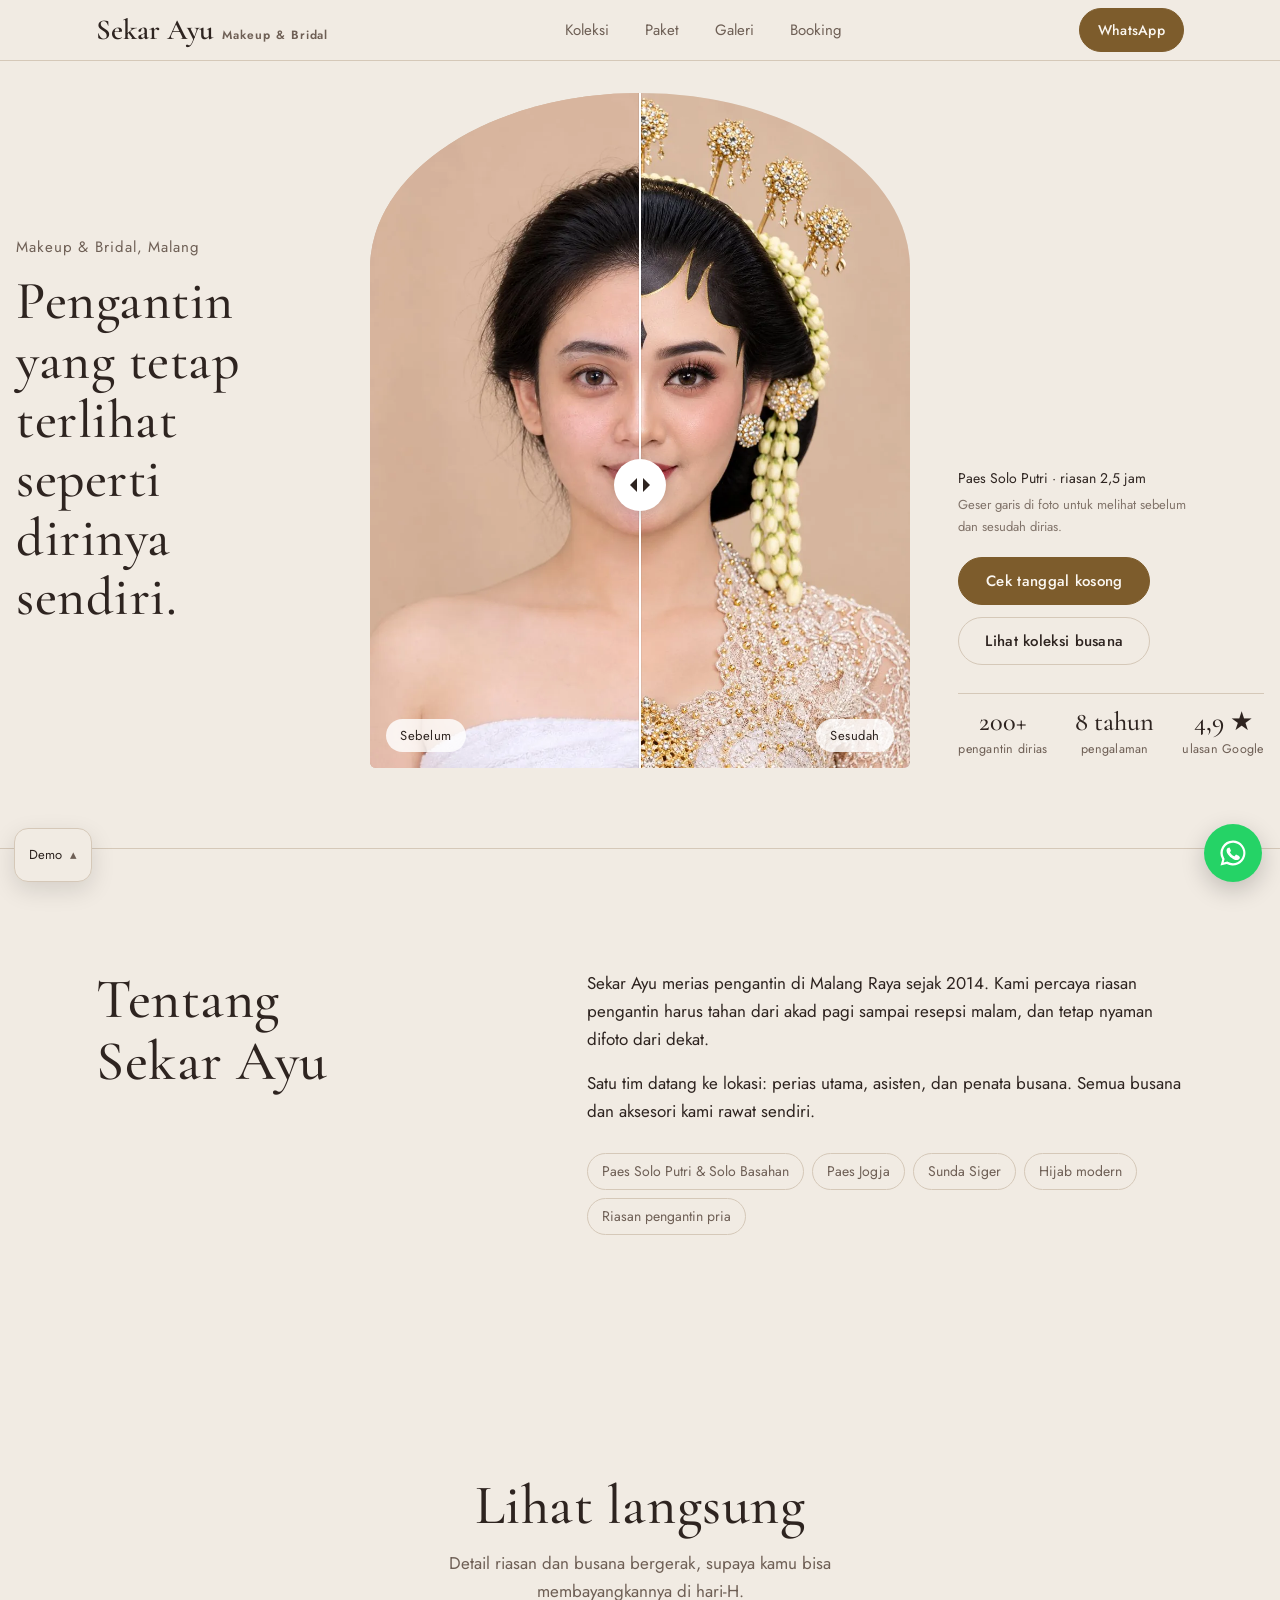
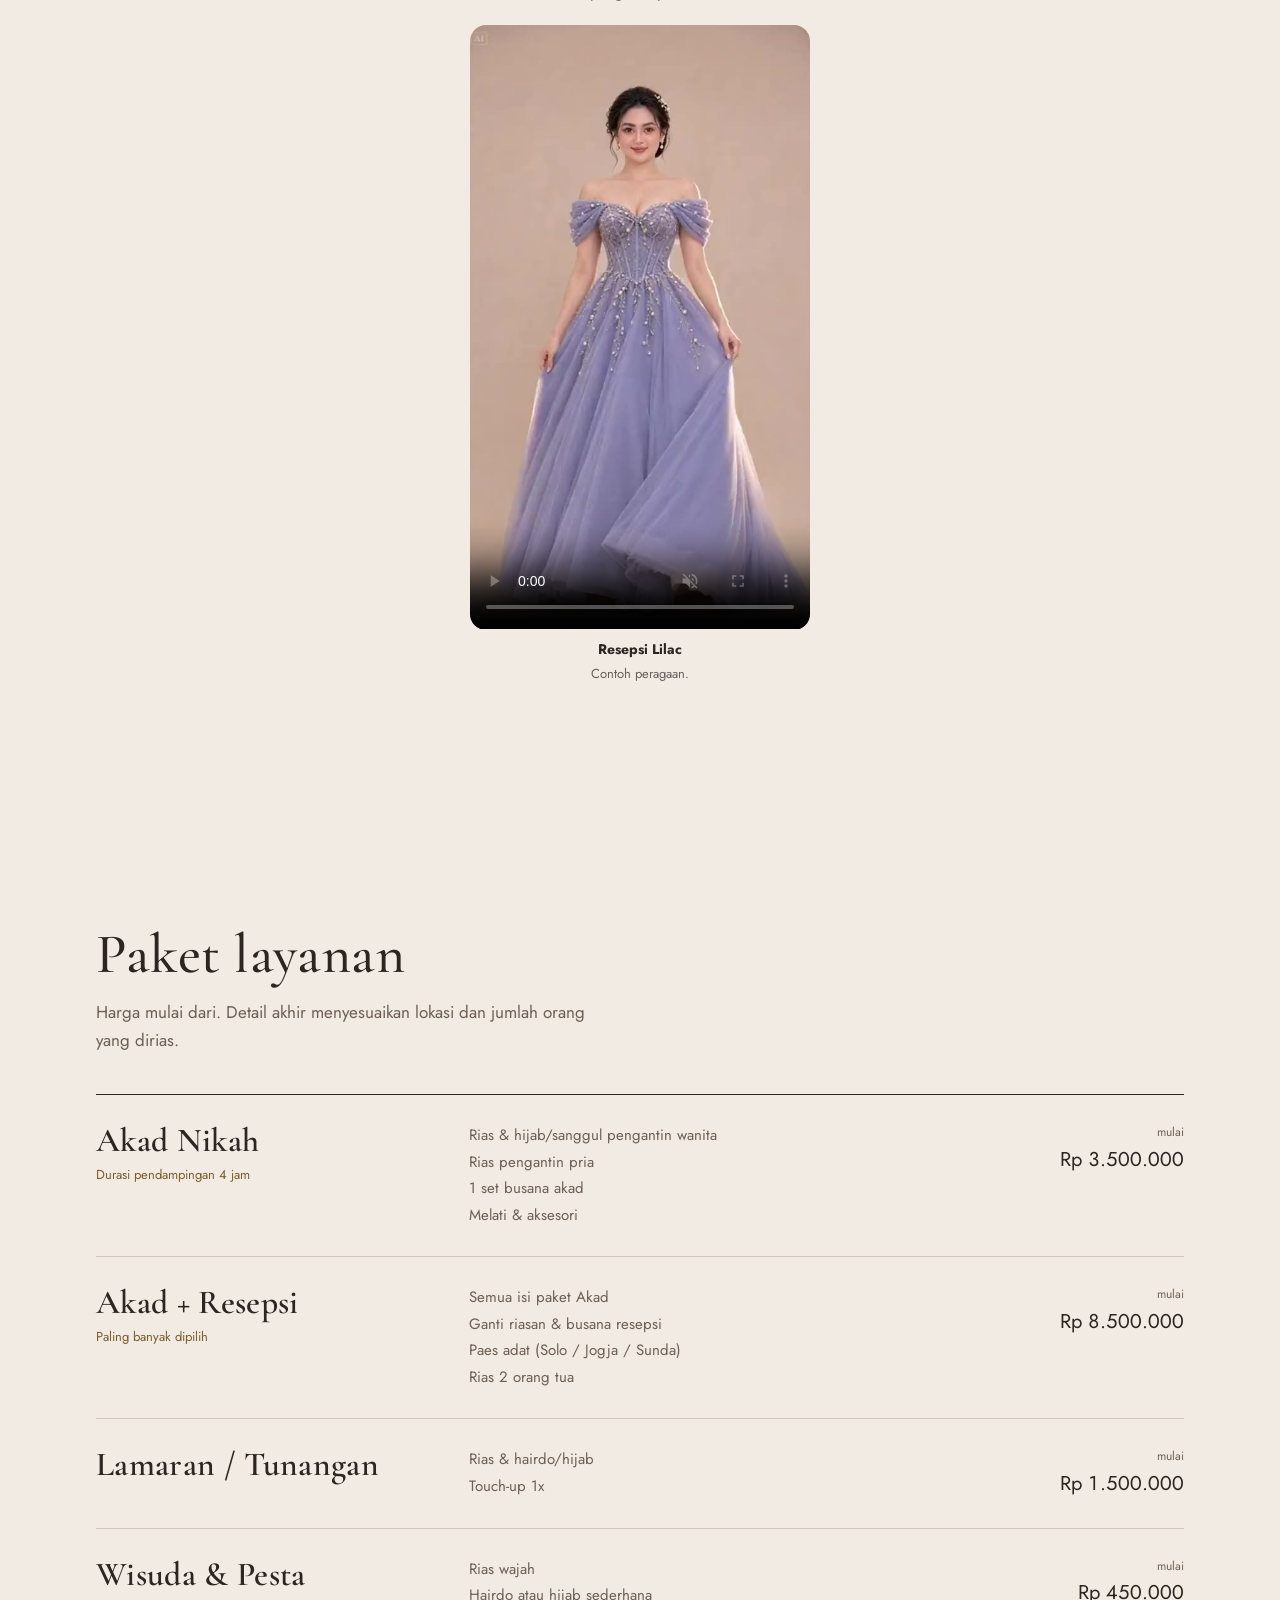
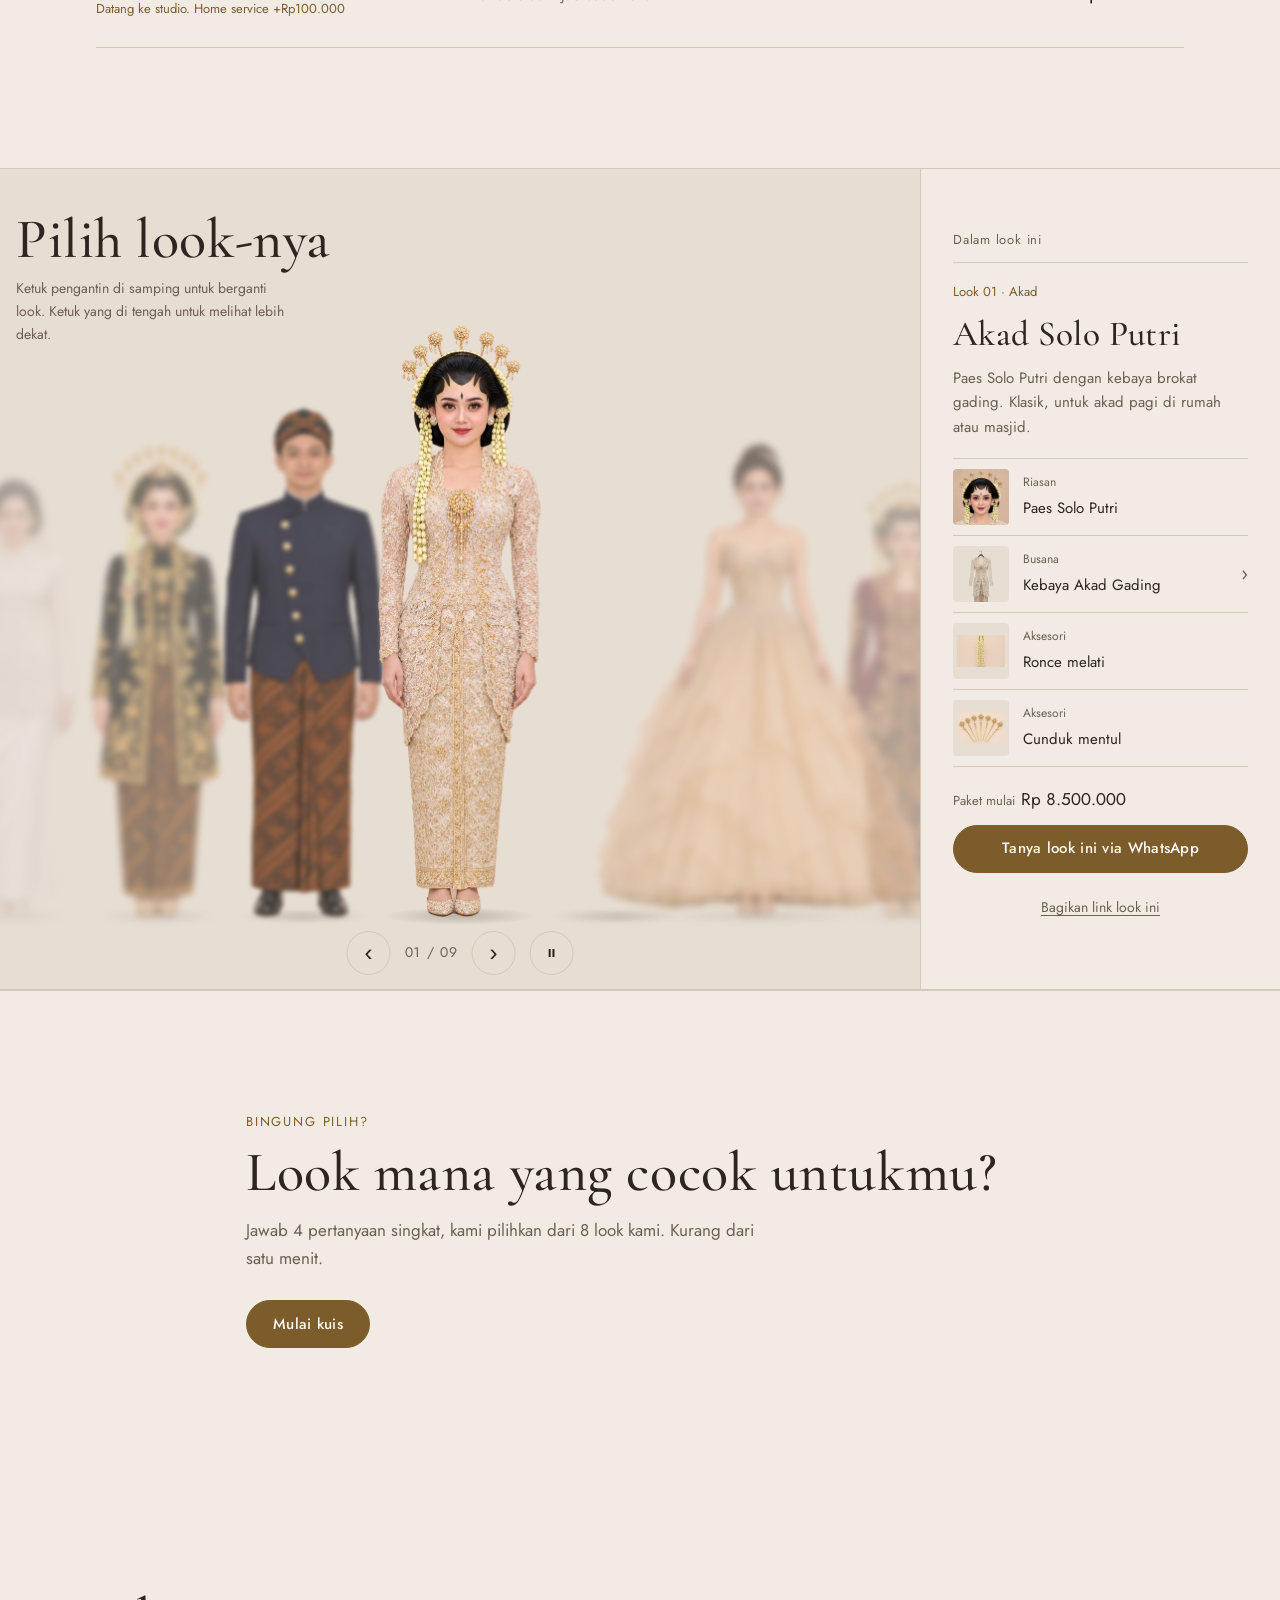
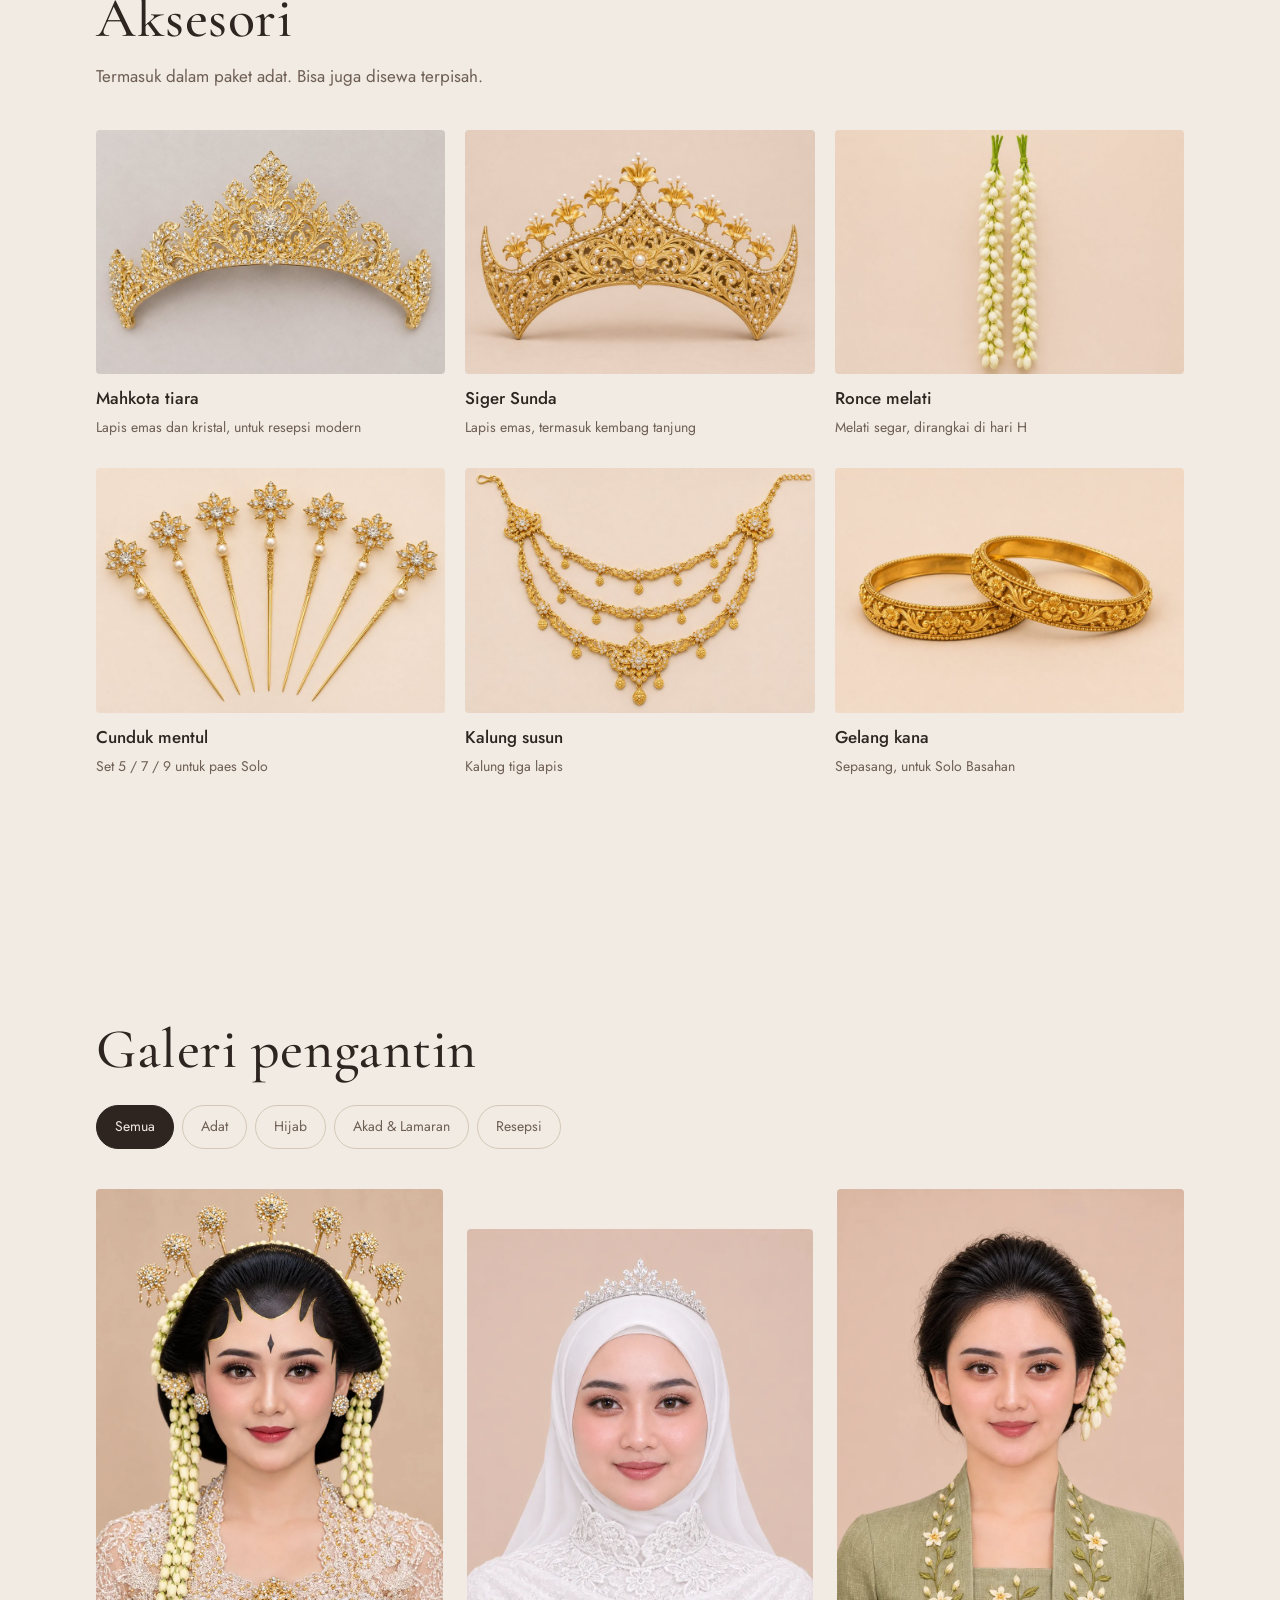
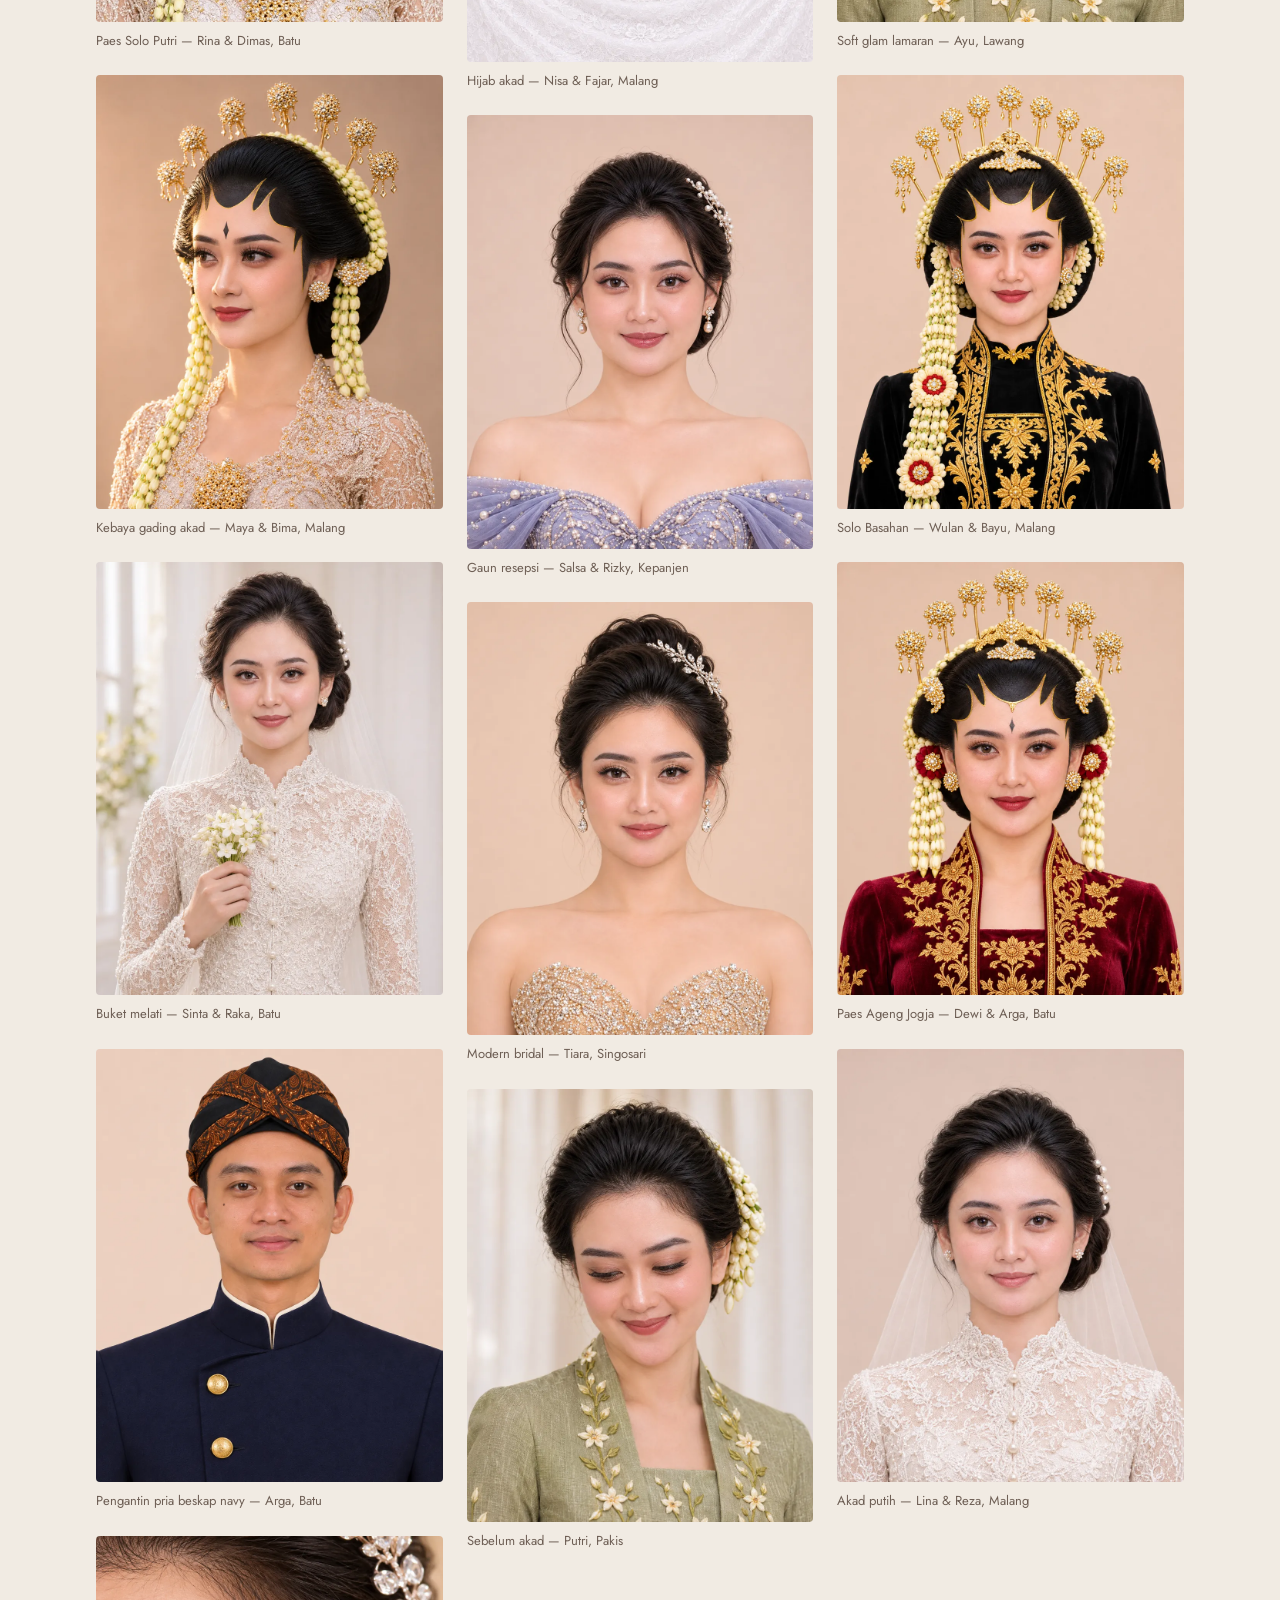
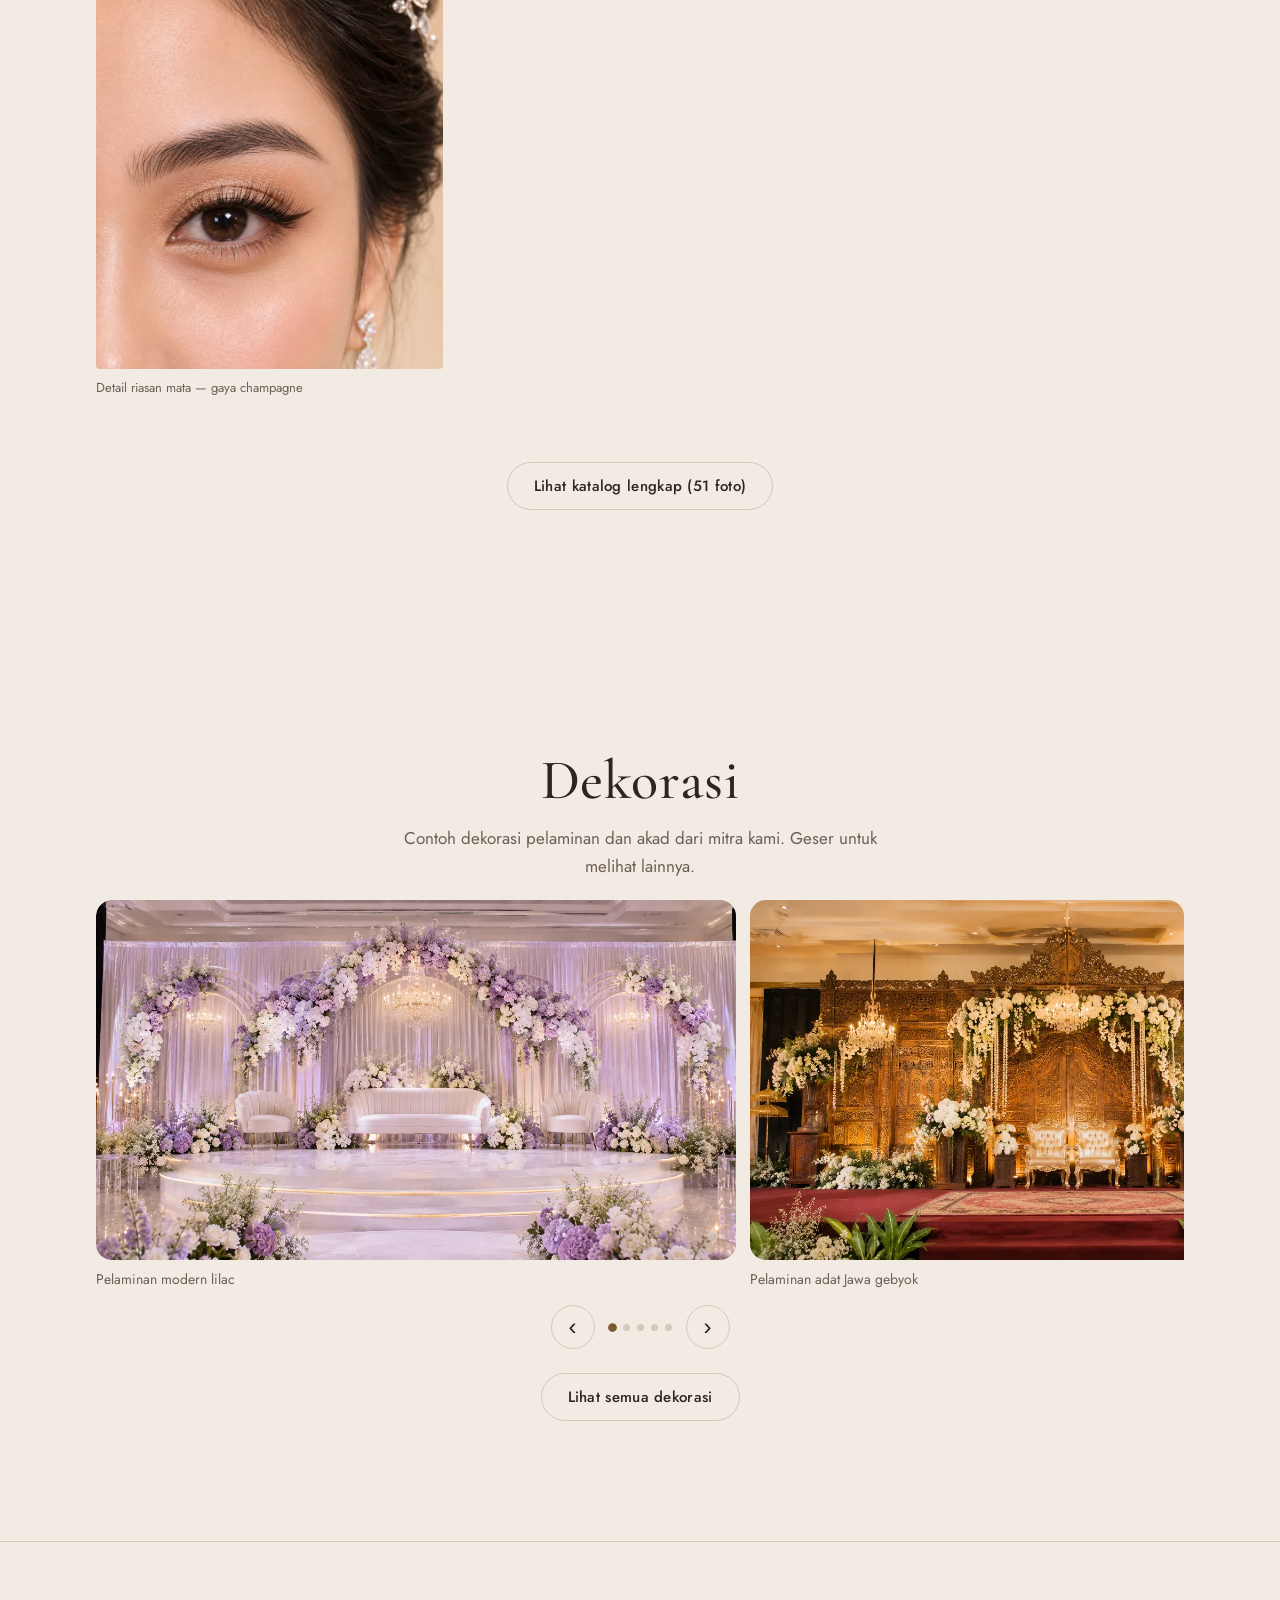
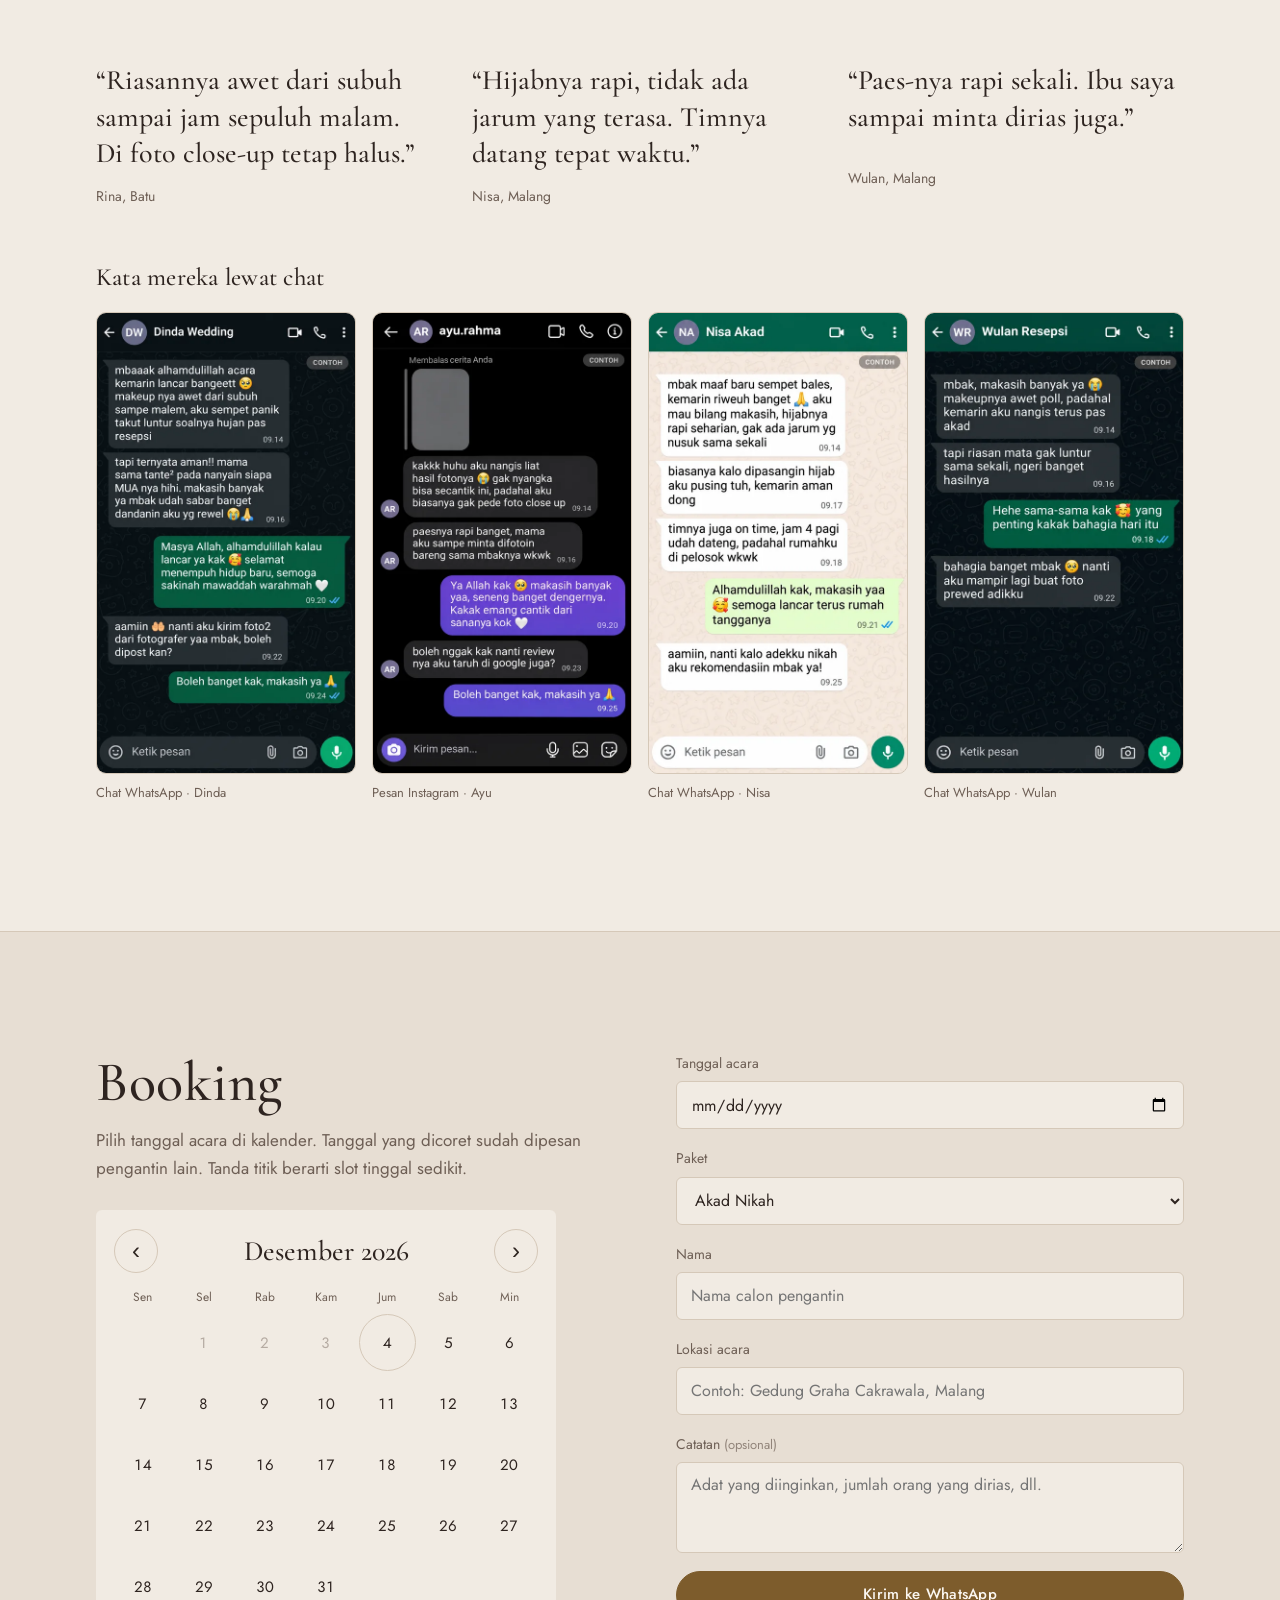
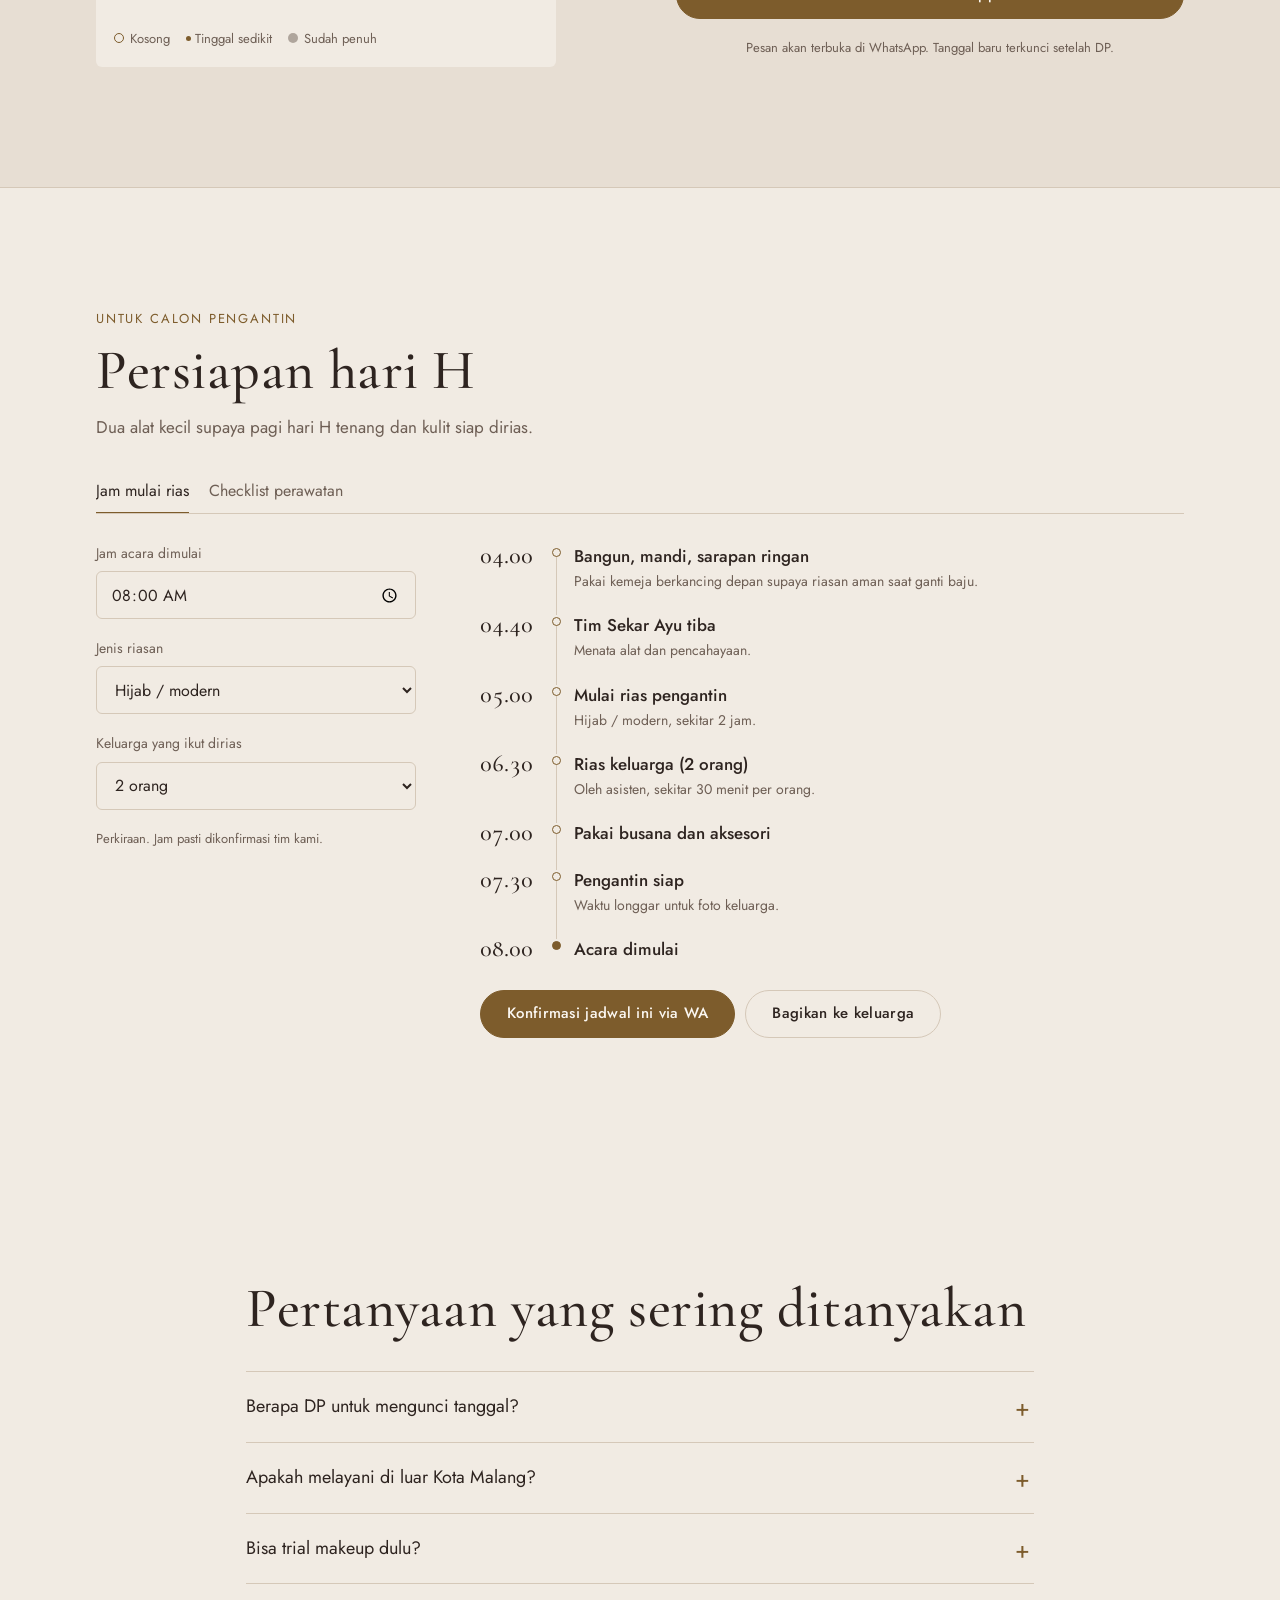
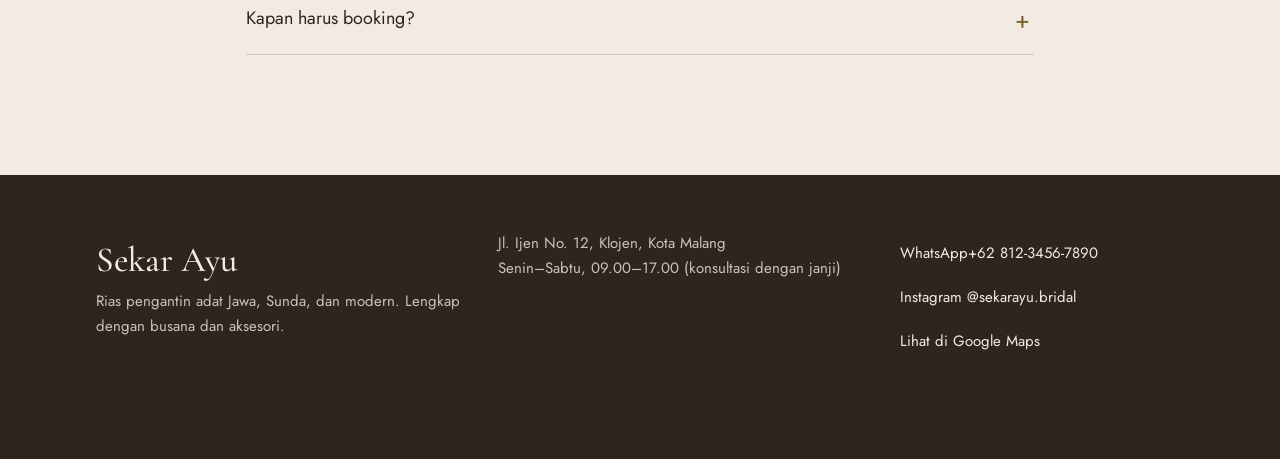
<file: index.html>
<!doctype html>
<html lang="id" data-tema="ivory">
<head>
<meta charset="utf-8">
<meta name="viewport" content="width=device-width, initial-scale=1, viewport-fit=cover">
<!--SEO-->
<title>Sekar Ayu Makeup &amp; Bridal — Rias Pengantin Malang</title>
<meta name="description" content="Rias pengantin adat Jawa, Sunda, dan modern. Lengkap dengan busana dan aksesori.">
<link rel="canonical" href="https://mua.momentaku.com/">
<meta property="og:type" content="website">
<meta property="og:locale" content="id_ID">
<meta property="og:site_name" content="Sekar Ayu">
<meta property="og:title" content="Sekar Ayu Makeup &amp; Bridal — Rias Pengantin Malang">
<meta property="og:description" content="Rias pengantin adat Jawa, Sunda, dan modern. Lengkap dengan busana dan aksesori.">
<meta property="og:url" content="https://mua.momentaku.com/">
<meta property="og:image" content="https://mua.momentaku.com/assets/og.jpg?v=3">
<meta property="og:image:width" content="1200">
<meta property="og:image:height" content="630">
<meta name="twitter:card" content="summary_large_image">
<meta name="twitter:title" content="Sekar Ayu Makeup &amp; Bridal — Rias Pengantin Malang">
<meta name="twitter:description" content="Rias pengantin adat Jawa, Sunda, dan modern. Lengkap dengan busana dan aksesori.">
<meta name="twitter:image" content="https://mua.momentaku.com/assets/og.jpg?v=3">
<script type="application/ld+json">{"@context": "https://schema.org", "@type": "BeautySalon", "name": "Sekar Ayu Makeup & Bridal", "description": "Rias pengantin adat Jawa, Sunda, dan modern. Lengkap dengan busana dan aksesori.", "telephone": "+6281234567890", "image": "https://mua.momentaku.com/assets/og.jpg?v=3", "address": {"@type": "PostalAddress", "streetAddress": "Jl. Ijen No. 12, Klojen, Kota Malang", "addressLocality": "Malang", "addressCountry": "ID"}, "sameAs": ["https://instagram.com/sekarayu.bridal"], "openingHours": "Senin–Sabtu, 09.00–17.00 (konsultasi dengan janji)", "url": "https://mua.momentaku.com/", "hasMap": "https://www.google.com/maps/search/?api=1&query=Jl.+Ijen+No.+12,+Klojen,+Kota+Malang,+Malang"}</script>
<!--/SEO-->
<link rel="preconnect" href="https://fonts.googleapis.com">
<link rel="preconnect" href="https://fonts.gstatic.com" crossorigin>
<link rel="stylesheet" href="https://fonts.googleapis.com/css2?family=Cormorant+Garamond:wght@500;600&family=Jost:wght@300;400;500&display=swap">
<link rel="stylesheet" href="style.css">
</head>
<body>

<header class="top">
  <div class="top-in">
    <a class="logo" href="#awal"><span data-bind="brand.nama"></span><small data-bind="brand.sub"></small></a>
    <nav class="nav" aria-label="Menu utama">
      <a href="#koleksi">Koleksi</a>
      <a href="#paket">Paket</a>
      <a href="#galeri">Galeri</a>
      <a href="#booking">Booking</a>
    </nav>
    <a class="btn btn-kecil" id="wa-top" href="#" target="_blank" rel="noopener">WhatsApp</a>
  </div>
</header>

<main id="awal">

  <!-- HERO: sebelum / sesudah -->
  <section class="hero">
    <div class="hero-teks">
      <p class="hero-kota"><span data-bind="brand.sub"></span>, <span data-bind="brand.kota"></span></p>
      <h1 data-bind="hero.judul"></h1>
    </div>
    <div class="ba" id="ba" style="--pos:50%">
      <img class="ba-img" id="ba-sesudah" alt="Wajah sesudah dirias" draggable="false" fetchpriority="high" decoding="async">
      <div class="ba-atas"><img class="ba-img" id="ba-sebelum" alt="Wajah sebelum dirias" draggable="false" fetchpriority="high" decoding="async"></div>
      <div class="ba-garis" aria-hidden="true"><span class="ba-pegangan"></span></div>
      <span class="ba-label ba-label-kiri">Sebelum</span>
      <span class="ba-label ba-label-kanan">Sesudah</span>
      <input class="ba-range" id="ba-range" type="range" min="0" max="100" value="50" aria-label="Geser untuk membandingkan sebelum dan sesudah dirias">
    </div>
    <div class="hero-samping">
      <p class="hero-ket"><span data-bind="hero.keterangan"></span><span class="hero-petunjuk">Geser garis di foto untuk melihat sebelum dan sesudah dirias.</span></p>
      <div class="hero-aksi">
        <a class="btn" href="#booking">Cek tanggal kosong</a>
        <a class="btn btn-garis" href="#koleksi">Lihat koleksi busana</a>
      </div>
      <ul class="hero-bukti" id="hero-bukti" aria-label="Bukti pengalaman" hidden></ul>
    </div>
  </section>

  <!-- TENTANG -->
  <section class="blok tentang" id="tentang">
    <div class="isi tentang-grid">
      <h2>Tentang <span data-bind="brand.nama"></span></h2>
      <div class="tentang-teks" id="tentang-teks"></div>
      <ul class="keahlian" id="keahlian" aria-label="Keahlian"></ul>
    </div>
  </section>

  <!-- VIDEO PERAGAAN (opsional, hilang kalau data.video kosong) -->
  <section class="blok video-blok" id="video" hidden aria-labelledby="video-judul">
    <div class="isi">
      <h2 id="video-judul">Lihat langsung</h2>
      <p class="sub" id="video-sub"></p>
      <div class="video-grid" id="video-list"></div>
    </div>
  </section>

  <!-- PAKET -->
  <section class="blok" id="paket">
    <div class="isi">
      <h2>Paket layanan</h2>
      <p class="sub">Harga mulai dari. Detail akhir menyesuaikan lokasi dan jumlah orang yang dirias.</p>
      <div class="paket" id="paket-list"></div>
    </div>
  </section>

  <!-- KOLEKSI: barisan look -->
  <section class="look" id="koleksi" aria-roledescription="carousel" aria-label="Pilihan look pengantin">
    <div class="look-wrap">
      <div class="look-stage" id="look-stage">
        <div class="look-head">
          <h2>Pilih look-nya</h2>
          <p>Ketuk pengantin di samping untuk berganti look. Ketuk yang di tengah untuk melihat lebih dekat.</p>
        </div>
        <div class="look-track" id="look-track"></div>
        <div class="look-fokus" id="look-fokus" hidden>
          <p><span id="lf-nomor"></span> <strong id="lf-nama"></strong></p>
          <button class="ikon" id="lf-tutup" type="button" aria-label="Kembali ke semua look">×</button>
        </div>
        <div class="look-nav">
          <button class="ikon" id="look-prev" type="button" aria-label="Look sebelumnya">‹</button>
          <p class="look-hitung" id="look-hitung" aria-live="polite"></p>
          <button class="ikon" id="look-next" type="button" aria-label="Look berikutnya">›</button>
          <button class="ikon ikon-kecil" id="look-jeda" type="button" aria-label="Jeda pergantian otomatis" aria-pressed="false">
            <svg viewBox="0 0 24 24" aria-hidden="true" class="i-jeda"><path fill="currentColor" d="M7 5h3.5v14H7zM13.5 5H17v14h-3.5z"/></svg>
            <svg viewBox="0 0 24 24" aria-hidden="true" class="i-putar"><path fill="currentColor" d="M8 5v14l11-7z"/></svg>
          </button>
        </div>
      </div>
      <aside class="look-side" id="look-side" aria-live="polite">
        <p class="look-side-judul">Dalam look ini</p>
        <div class="look-side-isi" id="look-side-isi">
          <p class="look-kat" id="ls-kat"></p>
          <h3 id="ls-nama"></h3>
          <p class="look-ringkas" id="ls-ringkas"></p>
          <ul class="look-items" id="ls-items"></ul>
          <button class="btn-video" id="ls-video" type="button" hidden>▶ Lihat gerakannya</button>
          <p class="look-harga" id="ls-harga"></p>
          <a class="btn btn-lebar" id="ls-wa" href="#" target="_blank" rel="noopener">Tanya look ini via WhatsApp</a>
          <button class="link-kecil ls-bagikan" id="ls-bagikan" type="button">Bagikan link look ini</button>
        </div>
      </aside>
    </div>
  </section>

  <!-- KUIS: look mana yang cocok -->
  <section class="blok kuis-blok" id="kuis" hidden aria-labelledby="kuis-judul">
    <div class="isi kuis-isi">
      <p class="kicker">Bingung pilih?</p>
      <h2 id="kuis-judul">Look mana yang cocok untukmu?</h2>
      <p class="sub" id="kuis-sub"></p>
      <div class="kuis" id="kuis-box"></div>
    </div>
  </section>

  <!-- AKSESORI -->
  <section class="blok" id="aksesori">
    <div class="isi">
      <h2>Aksesori</h2>
      <p class="sub">Termasuk dalam paket adat. Bisa juga disewa terpisah.</p>
      <div class="aks" id="aks-list"></div>
    </div>
  </section>

  <!-- GALERI -->
  <section class="blok" id="galeri">
    <div class="isi">
      <h2>Galeri pengantin</h2>
      <div class="galeri-filter" id="galeri-filter" role="group" aria-label="Filter galeri" hidden></div>
      <div class="galeri" id="galeri-list"></div>
      <p class="galeri-lebih" id="katalog-tautan" hidden><a class="btn btn-garis" id="katalog-tautan-a" href="katalog.html">Lihat katalog lengkap</a></p>
    </div>
  </section>

  <!-- DEKORASI (Premium): slide foto dari kategori Dekorasi di katalog -->
  <section class="blok dekor-blok" id="dekor" hidden aria-labelledby="dekor-judul" aria-roledescription="carousel">
    <div class="isi">
      <h2 id="dekor-judul">Dekorasi</h2>
      <p class="sub" id="dekor-sub"></p>
      <div class="dekor" id="dekor-box">
        <div class="dekor-track" id="dekor-track" tabindex="0" aria-label="Foto dekorasi, geser ke samping"></div>
        <div class="dekor-nav">
          <button class="ikon" id="dekor-prev" type="button" aria-label="Dekor sebelumnya">‹</button>
          <div class="dekor-dots" id="dekor-dots" aria-hidden="true"></div>
          <button class="ikon" id="dekor-next" type="button" aria-label="Dekor berikutnya">›</button>
        </div>
      </div>
      <p class="galeri-lebih" id="dekor-lebih"><a class="btn btn-garis" href="katalog.html?kat=Dekorasi">Lihat semua dekorasi</a></p>
    </div>
  </section>

  <!-- TESTIMONI -->
  <section class="blok testi-blok">
    <div class="isi testi" id="testi-list"></div>
    <div class="isi testi-shot-wrap" id="testi-shot-wrap" hidden>
      <h3>Kata mereka lewat chat</h3>
      <div class="testi-shot" id="testi-shot"></div>
    </div>
  </section>

  <!-- BOOKING -->
  <section class="blok booking" id="booking">
    <div class="isi booking-grid">
      <div>
        <h2>Booking</h2>
        <p class="sub" id="booking-sub"></p>
        <div class="kal" id="kal" hidden>
          <div class="kal-head">
            <button class="ikon" id="kal-prev" type="button" aria-label="Bulan sebelumnya">‹</button>
            <p class="kal-bulan" id="kal-bulan" aria-live="polite"></p>
            <button class="ikon" id="kal-next" type="button" aria-label="Bulan berikutnya">›</button>
          </div>
          <div class="kal-hari" aria-hidden="true"><span>Sen</span><span>Sel</span><span>Rab</span><span>Kam</span><span>Jum</span><span>Sab</span><span>Min</span></div>
          <div class="kal-grid" id="kal-grid" role="grid"></div>
          <p class="kal-legenda"><span class="dot dot-kosong"></span>Kosong <span id="legenda-sebagian" hidden><span class="dot dot-sebagian"></span>Tinggal sedikit</span> <span class="dot dot-penuh"></span>Sudah penuh</p>
        </div>
      </div>
      <form class="form" id="form-booking" novalidate>
        <div class="field" id="field-tanggal">
          <label for="f-tanggal">Tanggal acara</label>
          <input id="f-tanggal" name="tanggal" type="date" required aria-describedby="tanggal-info">
          <p class="field-info" id="tanggal-info"></p>
        </div>
        <div class="field">
          <label for="f-paket">Paket</label>
          <select id="f-paket" name="paket"></select>
        </div>
        <div class="field">
          <label for="f-nama">Nama</label>
          <input id="f-nama" name="nama" type="text" autocomplete="name" placeholder="Nama calon pengantin" required aria-describedby="nama-err">
          <p class="field-error" id="nama-err" role="alert"></p>
        </div>
        <div class="field">
          <label for="f-lokasi">Lokasi acara</label>
          <input id="f-lokasi" name="lokasi" type="text" placeholder="Contoh: Gedung Graha Cakrawala, Malang">
        </div>
        <div class="field">
          <label for="f-catatan">Catatan <span class="opsional">(opsional)</span></label>
          <textarea id="f-catatan" name="catatan" rows="3" placeholder="Adat yang diinginkan, jumlah orang yang dirias, dll."></textarea>
        </div>
        <p class="form-error" id="form-error" role="alert"></p>
        <button class="btn btn-lebar" type="submit">Kirim ke WhatsApp</button>
        <p class="form-catatan">Pesan akan terbuka di WhatsApp. Tanggal baru terkunci setelah DP.</p>
      </form>
    </div>
  </section>

  <!-- PERSIAPAN: jam mulai rias + checklist -->
  <section class="blok persiapan" id="persiapan" hidden aria-labelledby="persiapan-judul">
    <div class="isi">
      <p class="kicker">Untuk calon pengantin</p>
      <h2 id="persiapan-judul">Persiapan hari H</h2>
      <p class="sub">Dua alat kecil supaya pagi hari H tenang dan kulit siap dirias.</p>
      <div class="tab persiapan-tab" role="tablist" aria-label="Alat persiapan">
        <button type="button" role="tab" id="pt-jadwal" aria-selected="true" aria-controls="pp-jadwal">Jam mulai rias</button>
        <button type="button" role="tab" id="pt-cek" aria-selected="false" aria-controls="pp-cek" tabindex="-1">Checklist perawatan</button>
      </div>

      <div class="pp" id="pp-jadwal" role="tabpanel" aria-labelledby="pt-jadwal">
        <div class="pp-grid">
          <form class="form jadwal-form" id="jadwal-form" novalidate>
            <div class="field"><label for="j-jam">Jam acara dimulai</label><input type="time" id="j-jam" value="08:00" step="300"></div>
            <div class="field"><label for="j-rias">Jenis riasan</label><select id="j-rias"></select></div>
            <div class="field"><label for="j-ortu">Keluarga yang ikut dirias</label>
              <select id="j-ortu"><option value="0">Tidak ada</option><option value="1">1 orang</option><option value="2" selected>2 orang</option><option value="3">3 orang</option><option value="4">4 orang</option><option value="6">6 orang</option></select></div>
            <p class="form-catatan">Perkiraan. Jam pasti dikonfirmasi tim kami.</p>
          </form>
          <div>
            <ol class="timeline" id="j-hasil" aria-live="polite"></ol>
            <div class="jadwal-aksi">
              <a class="btn" id="j-konfirmasi" href="#" target="_blank" rel="noopener">Konfirmasi jadwal ini via WA</a>
              <a class="btn btn-garis" id="j-bagikan" href="#" target="_blank" rel="noopener">Bagikan ke keluarga</a>
            </div>
          </div>
        </div>
      </div>

      <div class="pp" id="pp-cek" role="tabpanel" aria-labelledby="pt-cek" hidden>
        <div class="cek-atas">
          <div class="field"><label for="c-tgl">Tanggal acara <span class="opsional">(opsional, untuk menampilkan tanggal tiap tahap)</span></label><input type="date" id="c-tgl"></div>
          <p class="cek-progres"><strong id="c-jumlah">0</strong> <span id="c-dari"></span><span class="cek-bar"><i id="c-bar"></i></span></p>
        </div>
        <div class="cek-list" id="c-list"></div>
        <p class="form-catatan cek-catatan">Centangmu tersimpan di HP ini saja.</p>
      </div>
    </div>
  </section>

  <!-- FAQ -->
  <section class="blok" id="faq">
    <div class="isi faq-isi">
      <h2>Pertanyaan yang sering ditanyakan</h2>
      <div class="faq" id="faq-list"></div>
    </div>
  </section>
</main>

<footer class="kaki">
  <div class="isi kaki-grid">
    <div>
      <p class="kaki-logo"><span data-bind="brand.nama"></span></p>
      <p data-bind="brand.tagline"></p>
    </div>
    <div>
      <p data-bind="brand.alamat"></p>
      <p data-bind="brand.jamBuka"></p>
    </div>
    <div class="kaki-link">
      <a id="wa-foot" href="#" target="_blank" rel="noopener">WhatsApp <span id="wa-nomor"></span></a>
      <a id="ig-foot" href="#" target="_blank" rel="noopener">Instagram @<span data-bind="brand.instagram"></span></a>
      <a id="maps-foot" href="#" target="_blank" rel="noopener">Lihat di Google Maps</a>
    </div>
  </div>
</footer>

<div class="cta-bar" id="cta-bar">
  <a class="btn" href="#booking">Cek tanggal kosong</a>
  <a class="cta-wa" id="wa-bar" href="#" target="_blank" rel="noopener" aria-label="Chat WhatsApp"><svg viewBox="0 0 24 24" aria-hidden="true"><path fill="currentColor" d="M12 2a10 10 0 0 0-8.6 15.1L2 22l5-1.3A10 10 0 1 0 12 2Zm0 18.2a8.2 8.2 0 0 1-4.2-1.2l-.3-.2-3 .8.8-2.9-.2-.3A8.2 8.2 0 1 1 12 20.2Zm4.5-6.1c-.2-.1-1.5-.7-1.7-.8-.2-.1-.4-.1-.6.1l-.8 1c-.1.2-.3.2-.5.1a6.7 6.7 0 0 1-3.3-2.9c-.2-.4.2-.4.7-1.3.1-.2 0-.3 0-.4l-.8-1.8c-.2-.5-.4-.4-.6-.4h-.5a1 1 0 0 0-.7.3 3 3 0 0 0-.9 2.2 5.2 5.2 0 0 0 1.1 2.7 11.8 11.8 0 0 0 4.5 4c1.7.7 2.3.8 3.2.6.5-.1 1.5-.6 1.7-1.2.2-.6.2-1.1.2-1.2l-.5-.3Z"/></svg></a>
</div>

<a class="wa-float" id="wa-float" href="#" target="_blank" rel="noopener" aria-label="Chat WhatsApp">
  <svg viewBox="0 0 24 24" aria-hidden="true"><path fill="currentColor" d="M12 2a10 10 0 0 0-8.6 15.1L2 22l5-1.3A10 10 0 1 0 12 2Zm0 18.2a8.2 8.2 0 0 1-4.2-1.2l-.3-.2-3 .8.8-2.9-.2-.3A8.2 8.2 0 1 1 12 20.2Zm4.5-6.1c-.2-.1-1.5-.7-1.7-.8-.2-.1-.4-.1-.6.1l-.8 1c-.1.2-.3.2-.5.1a6.7 6.7 0 0 1-3.3-2.9c-.2-.4.2-.4.7-1.3.1-.2 0-.3 0-.4l-.8-1.8c-.2-.5-.4-.4-.6-.4h-.5a1 1 0 0 0-.7.3 3 3 0 0 0-.9 2.2 5.2 5.2 0 0 0 1.1 2.7 11.8 11.8 0 0 0 4.5 4c1.7.7 2.3.8 3.2.6.5-.1 1.5-.6 1.7-1.2.2-.6.2-1.1.2-1.2l-.5-.3Z"/></svg>
</a>

<!-- Panel detail busana -->
<div class="panel-latar" id="panel-latar" hidden></div>
<aside class="panel" id="panel" role="dialog" aria-modal="true" aria-labelledby="p-nama" hidden>
  <button class="panel-tutup" id="panel-tutup" type="button">Tutup <span aria-hidden="true">×</span></button>
  <div class="panel-isi">
    <p class="rak-nomor" id="p-nomor"></p>
    <h3 id="p-nama"></h3>
    <p id="p-desk"></p>
    <dl class="spek">
      <dt>Warna</dt><dd id="p-warna"></dd>
      <dt>Ukuran</dt><dd id="p-ukuran"></dd>
      <dt>Sewa</dt><dd id="p-harga"></dd>
    </dl>
    <div class="tab" role="tablist" aria-label="Foto busana">
      <button role="tab" type="button" data-foto="dipakai" aria-selected="true">Dipakai</button>
      <button role="tab" type="button" data-foto="belakang" aria-selected="false">Belakang</button>
      <button role="tab" type="button" data-foto="detail" aria-selected="false">Detail bordir</button>
    </div>
    <div class="tab-foto"><img id="p-foto" alt=""></div>
    <a class="btn btn-lebar" id="p-wa" href="#" target="_blank" rel="noopener">Tanya busana ini via WhatsApp</a>
  </div>
</aside>

<!-- Panel demo (hanya tampil jika modeDemo: true) -->
<details class="demo" id="demo" hidden>
  <summary>Demo</summary>
  <div class="demo-isi">
    <p class="demo-judul">Pilih tema</p>
    <div class="demo-tema" id="demo-tema"></div>
    <p class="demo-judul">Paket</p>
    <div class="demo-paket" id="demo-paket" role="group" aria-label="Pilih paket"></div>
    <p class="demo-paket-isi" id="demo-paket-isi"></p>
    <a class="demo-admin" id="demo-admin" href="admin.html" target="_blank" rel="noopener">Buka halaman admin (PIN 1234) ↗</a>
  </div>
</details>

<script src="data.js"></script>
<script src="fitur.js"></script>
<script src="katalog-data.js"></script>
<script src="app.js"></script>
</body>
</html>
</file>
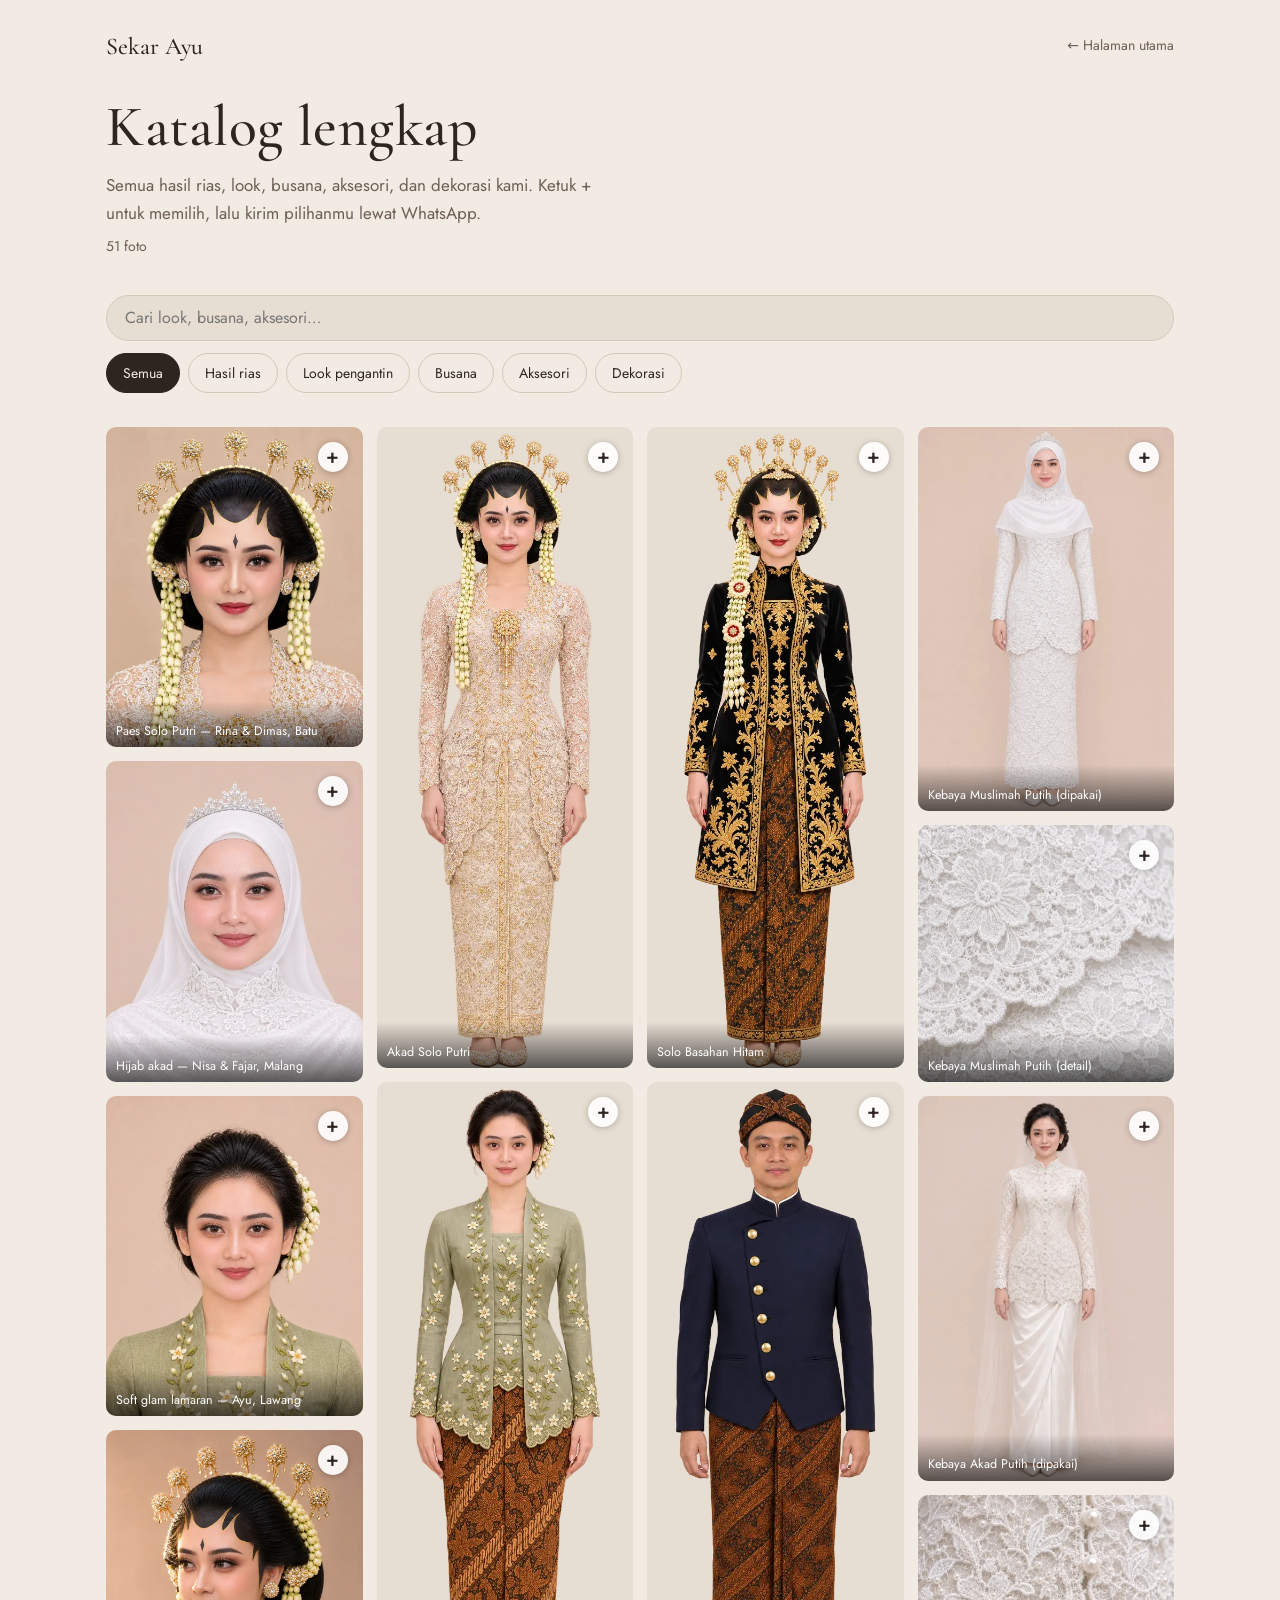
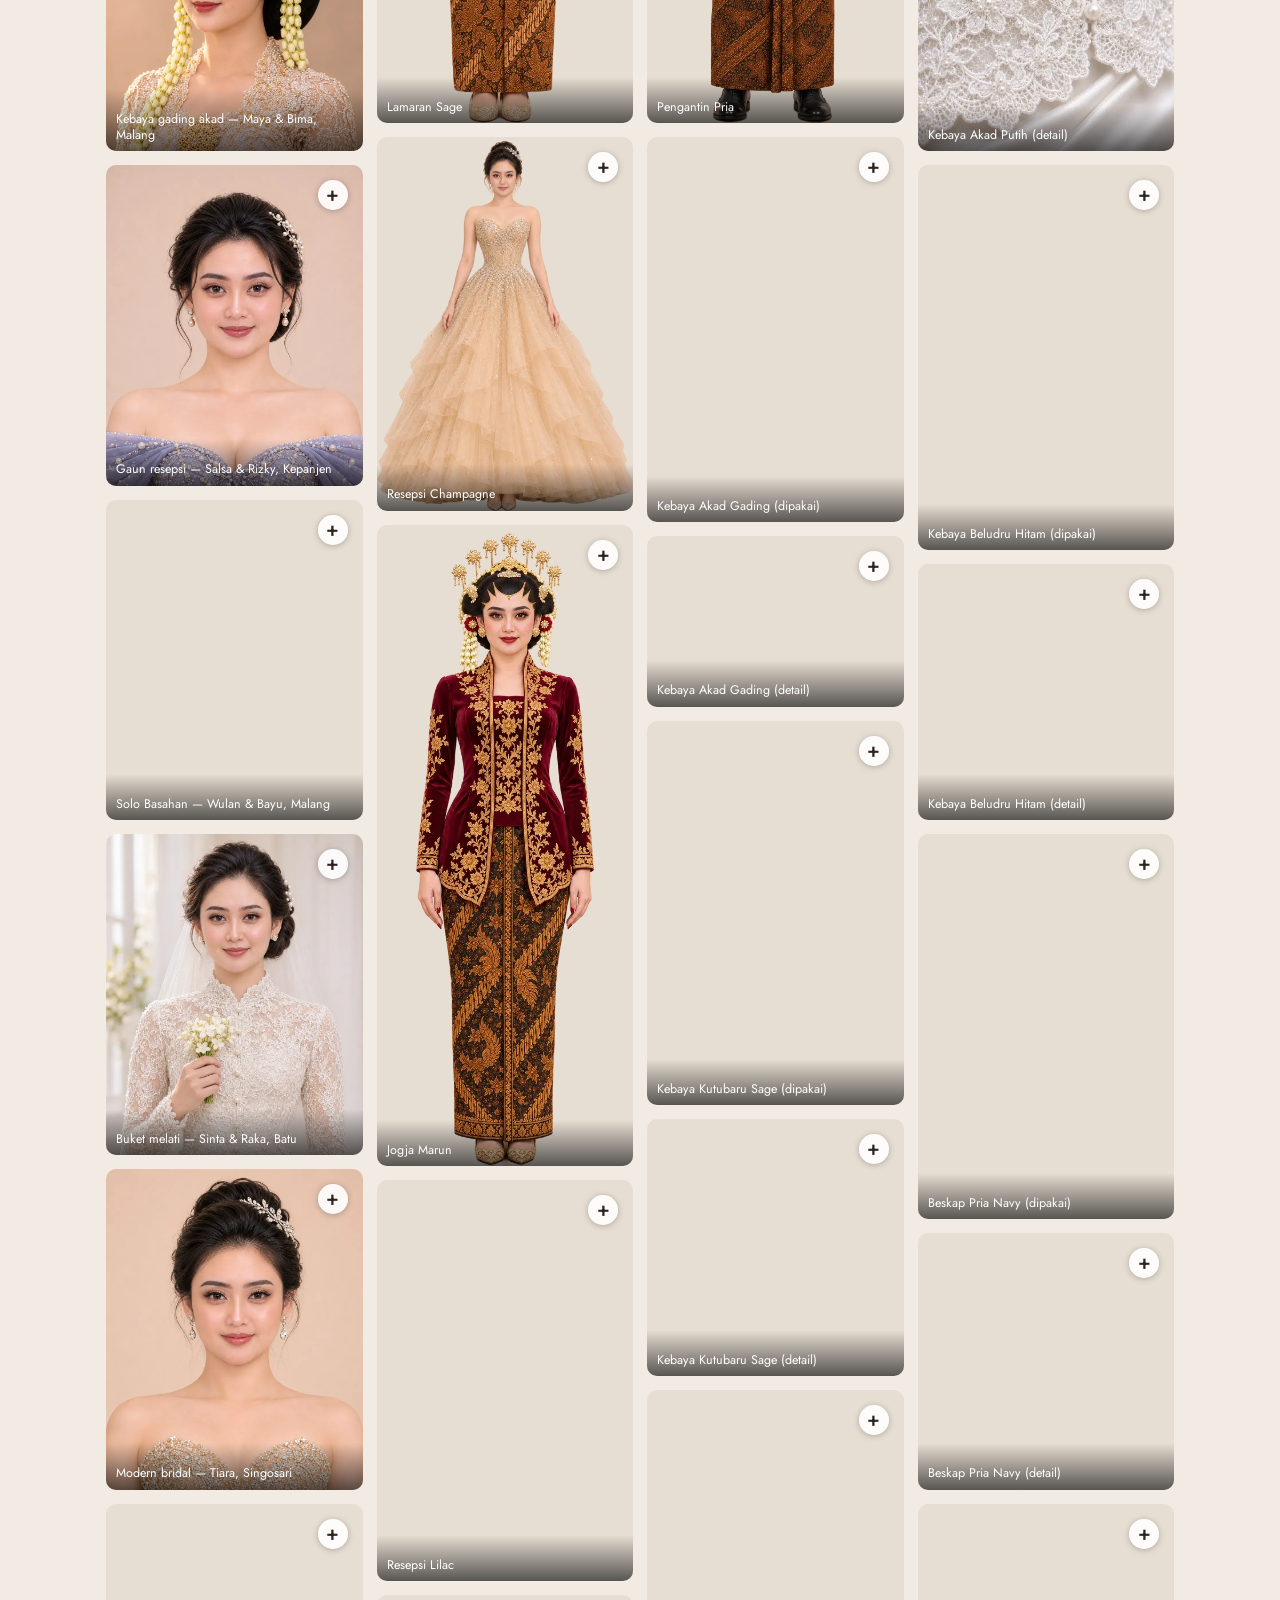
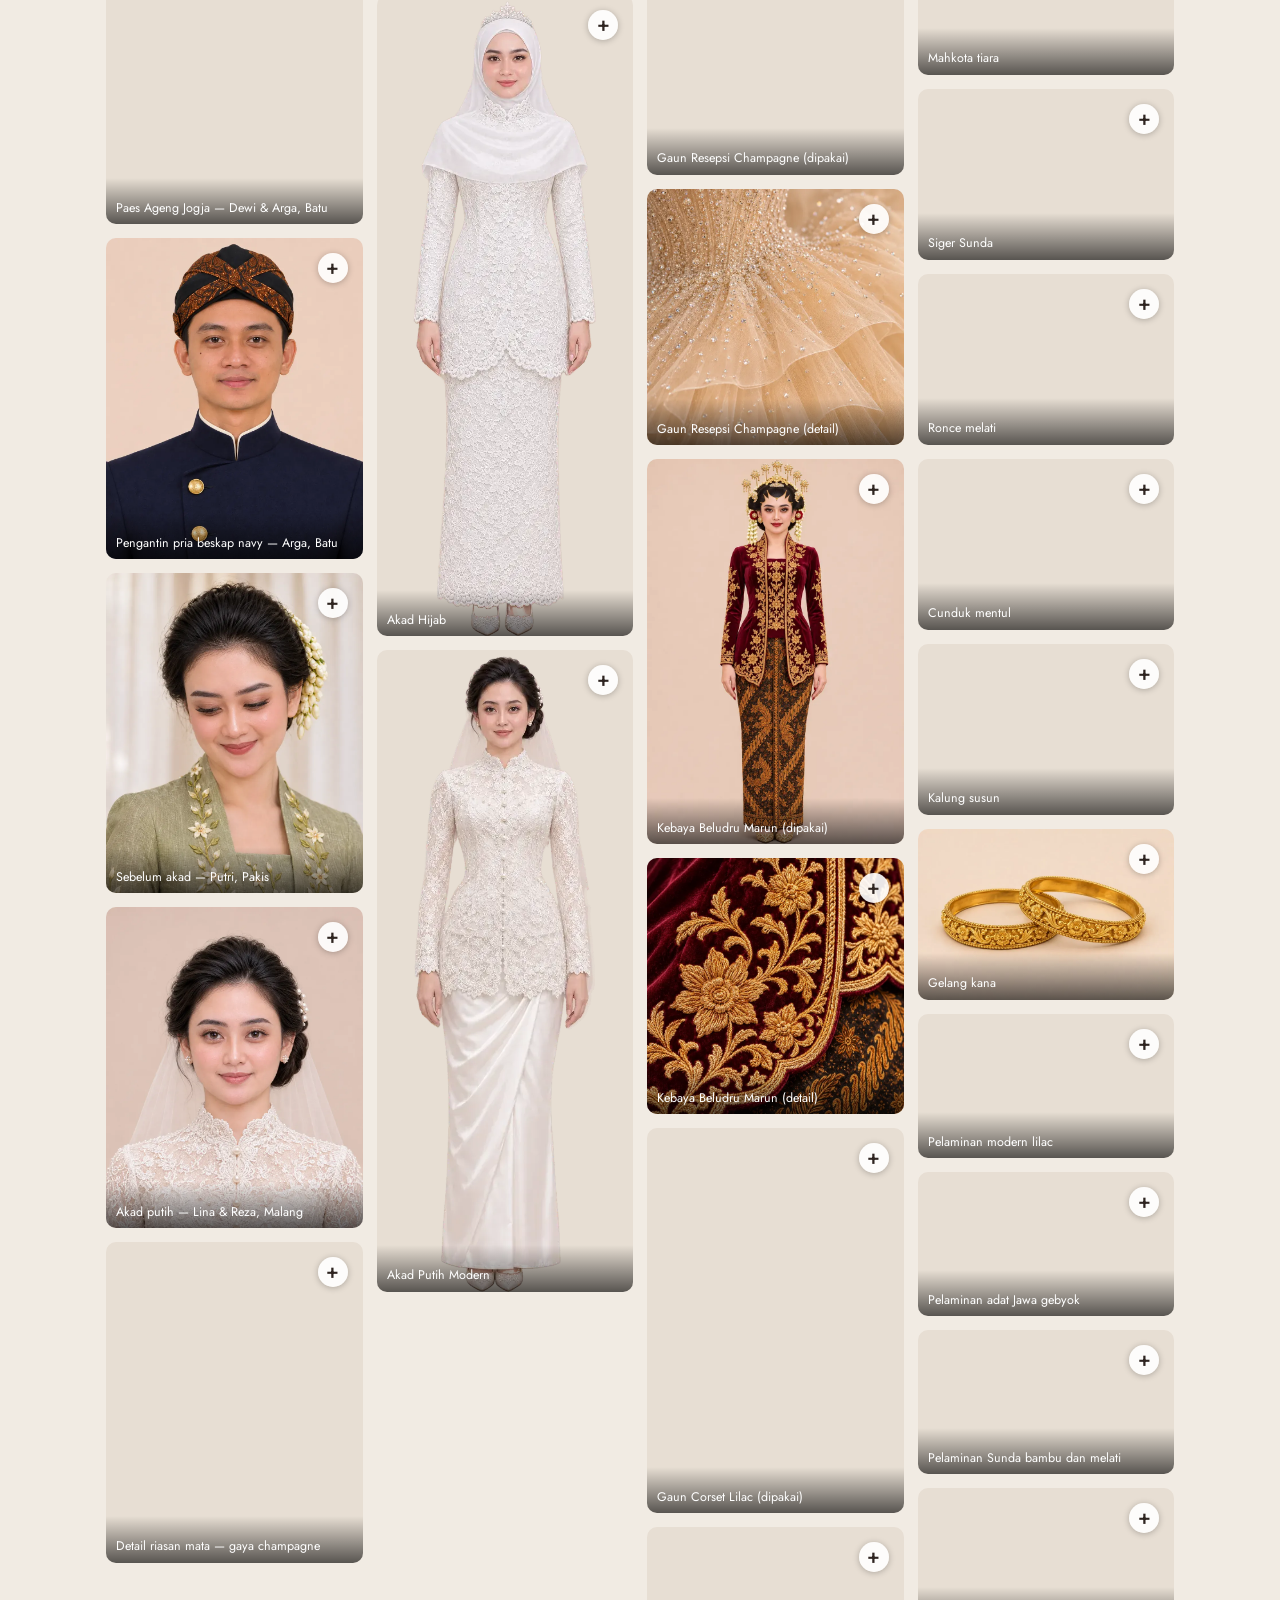
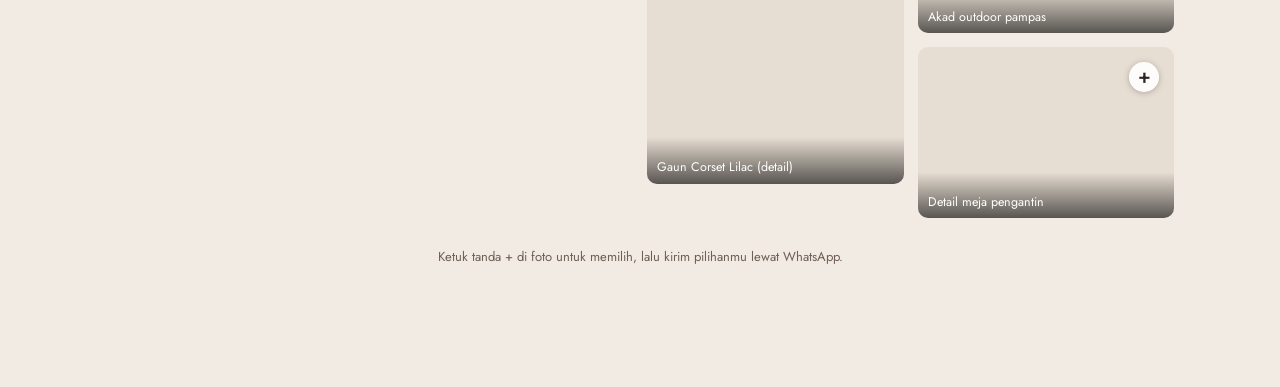
<file: katalog.html>
<!doctype html>
<html lang="id" data-tema="ivory">
<head>
<meta charset="utf-8">
<meta name="viewport" content="width=device-width, initial-scale=1, viewport-fit=cover">
<meta name="robots" content="index,follow">
<title>Katalog lengkap</title>
<meta name="description" content="Katalog lengkap hasil rias, look pengantin, busana, dan aksesori.">
<link rel="stylesheet" href="https://fonts.googleapis.com/css2?family=Cormorant+Garamond:wght@500;600&family=Jost:wght@300;400;500&display=swap">
<link rel="stylesheet" href="style.css">
<style>
  .kat { max-width: 1100px; margin: 0 auto; padding: calc(24px + env(safe-area-inset-top, 0px)) var(--gutter-r) calc(120px + env(safe-area-inset-bottom, 0px)) var(--gutter); }
  .kat-atas { display: flex; align-items: center; justify-content: space-between; gap: 12px; }
  .kat-brand { font: 500 24px var(--f-display); text-decoration: none; color: inherit; }
  .kat-kembali { font-size: 14px; color: var(--muted); text-decoration: none; min-height: 44px; display: inline-flex; align-items: center; }
  .kat-kepala { padding: 28px 0 8px; }
  .kat-kepala h1 { font-size: clamp(2.4rem, 8vw, 3.6rem); }
  .kat-hitung { color: var(--muted); font-size: 14px; margin-top: 8px; }
  .kat-alat { display: grid; gap: 12px; margin: 18px 0 20px; position: sticky; top: 0; z-index: 5; background: var(--bg); padding: 10px 0; }
  .kat-cari { width: 100%; min-height: 46px; border: 1px solid var(--line); border-radius: 999px; padding: 0 18px; background: var(--surface); color: var(--ink); font: 400 16px var(--f-body); }
  .kat-chip-baris { display: flex; gap: 8px; overflow-x: auto; padding-bottom: 4px; scrollbar-width: none; }
  .kat-chip-baris::-webkit-scrollbar { display: none; }
  .kat-chip { flex: none; min-height: 40px; padding: 0 16px; border-radius: 999px; border: 1px solid var(--line); background: transparent; color: var(--ink); font: 400 14px var(--f-body); cursor: pointer; }
  .kat-chip[aria-pressed="true"] { background: var(--ink); color: var(--bg); border-color: var(--ink); }
  .kat-grid { columns: 2; column-gap: 10px; }
  @media (min-width: 640px) { .kat-grid { columns: 3; column-gap: 14px; } }
  @media (min-width: 960px) { .kat-grid { columns: 4; } }
  .kat-kartu { break-inside: avoid; margin: 0 0 10px; position: relative; border-radius: 10px; overflow: hidden; background: var(--surface); }
  @media (min-width: 640px) { .kat-kartu { margin-bottom: 14px; } }
  .kat-buka { display: block; width: 100%; padding: 0; border: 0; background: none; cursor: zoom-in; }
  .kat-buka img { display: block; width: 100%; height: auto; }
  .kat-nama { position: absolute; left: 0; right: 0; bottom: 0; padding: 22px 10px 8px; color: #fff; font-size: 12.5px; line-height: 1.3; background: linear-gradient(transparent, rgba(0,0,0,.62)); pointer-events: none; text-align: left; }
  .kat-pilih { position: absolute; top: 8px; right: 8px; width: 44px; height: 44px; border-radius: 50%; border: 0; background: transparent; cursor: pointer; display: grid; place-items: center; }
  .kat-pilih span { width: 30px; height: 30px; border-radius: 50%; background: rgba(255,255,255,.9); color: #2E2420; display: grid; place-items: center; font: 500 20px/1 var(--f-body); box-shadow: 0 1px 6px rgba(0,0,0,.25); }
  .kat-pilih[aria-pressed="true"] span { background: var(--accent); color: var(--on-accent); }
  .kat-kartu.terpilih { outline: 3px solid var(--accent); outline-offset: -3px; }
  .kat-kosong { text-align: center; padding: 60px 0; color: var(--muted); display: grid; gap: 14px; justify-items: center; }
  .kat-bar { position: fixed; left: 0; right: 0; bottom: 0; z-index: 30; background: var(--bg); border-top: 1px solid var(--line); padding: 10px var(--gutter-r) calc(10px + env(safe-area-inset-bottom, 0px)) var(--gutter); display: none; }
  .kat-bar.tampil { display: block; }
  .kat-bar-isi { max-width: 1100px; margin: 0 auto; display: flex; gap: 10px; align-items: center; }
  .kat-bar-teks { flex: 1; font-size: 14px; line-height: 1.3; }
  .kat-bar-teks b { font-weight: 500; }
  .kat-hapus { background: none; border: 0; color: var(--muted); font: 400 14px var(--f-body); min-height: 44px; padding: 0 8px; cursor: pointer; text-decoration: underline; }
  .kat-lb { position: fixed; inset: 0; z-index: 80; background: rgba(20,14,10,.94); display: none; flex-direction: column; align-items: center; justify-content: center; padding: 56px 12px 16px; }
  .kat-lb.tampil { display: flex; }
  body.kat-lb-buka { overflow: hidden; }
  .kat-lb img { max-width: 100%; max-height: 72vh; max-height: 72svh; object-fit: contain; border-radius: 4px; user-select: none; -webkit-user-drag: none; }
  .kat-lb-cap { color: #fff; text-align: center; margin: 12px 0; font-size: 15px; max-width: 520px; }
  .kat-lb-cap small { display: block; opacity: .7; font-size: 13px; }
  .kat-lb-aksi { display: flex; gap: 10px; }
  .kat-lb-x, .kat-lb-p { position: absolute; border: 0; background: rgba(255,255,255,.14); color: #fff; width: 44px; height: 44px; border-radius: 50%; font-size: 24px; cursor: pointer; display: grid; place-items: center; }
  .kat-lb-x { top: 10px; right: 10px; } .kat-lb-p.k { left: 8px; top: 50%; } .kat-lb-p.n { right: 8px; top: 50%; }
  .kat-info { color: var(--muted); font-size: 13px; margin-top: 28px; text-align: center; }
  @media (prefers-reduced-motion: reduce) { * { scroll-behavior: auto !important; } }
</style>
</head>
<body>
<div class="kat">
  <div class="kat-atas">
    <a class="kat-brand" id="k-brand" href="index.html">Nama usaha</a>
    <a class="kat-kembali" href="index.html">← Halaman utama</a>
  </div>
  <header class="kat-kepala">
    <h1 id="k-judul">Katalog lengkap</h1>
    <p class="sub" id="k-sub"></p>
    <p class="kat-hitung" id="k-hitung" aria-live="polite"></p>
  </header>
  <div class="kat-alat" id="k-alat" hidden>
    <input class="kat-cari" id="k-cari" type="search" placeholder="Cari look, busana, aksesori…" aria-label="Cari di katalog" autocomplete="off">
    <div class="kat-chip-baris" id="k-chip" role="group" aria-label="Kategori"></div>
  </div>
  <div class="kat-grid" id="k-grid"></div>
  <div class="kat-kosong" id="k-kosong" hidden>
    <p id="k-kosong-teks">Belum ada foto di katalog.</p>
    <a class="btn btn-garis" href="index.html">Kembali ke halaman utama</a>
  </div>
  <p class="kat-info" id="k-info" hidden>Ketuk tanda + di foto untuk memilih, lalu kirim pilihanmu lewat WhatsApp.</p>
</div>

<div class="kat-bar" id="k-bar" role="region" aria-label="Pilihan kamu">
  <div class="kat-bar-isi">
    <div class="kat-bar-teks" id="k-bar-teks"></div>
    <button class="kat-hapus" id="k-hapus" type="button">Hapus</button>
    <a class="btn btn-kecil" id="k-kirim" href="#" target="_blank" rel="noopener">Kirim ke WhatsApp</a>
  </div>
</div>

<div class="kat-lb" id="k-lb" role="dialog" aria-modal="true" aria-label="Foto katalog">
  <button class="kat-lb-x" id="k-lb-x" type="button" aria-label="Tutup">×</button>
  <button class="kat-lb-p k" id="k-lb-k" type="button" aria-label="Foto sebelumnya">‹</button>
  <button class="kat-lb-p n" id="k-lb-n" type="button" aria-label="Foto berikutnya">›</button>
  <img id="k-lb-img" alt="">
  <p class="kat-lb-cap" id="k-lb-cap"></p>
  <div class="kat-lb-aksi"><button class="btn btn-kecil" id="k-lb-pilih" type="button">Pilih foto ini</button></div>
</div>

<script src="data.js"></script>
<script src="fitur.js"></script>
<script src="katalog-data.js"></script>
<script>
/* Halaman katalog lengkap (paket Premium). Foto dibuat dari folder katalog-asli lewat tools/buat_katalog.py → katalog-data.js.
   Pengaturan di data.js:  katalog: { judul, sub, indeks: true|false, tautan: true|false, maksPilihan: 20 } */
(function () {
  "use strict";
  var S = window.SITE, B = S.booking || {}, K = S.katalog || {}, DATA = window.MUA_KATALOG || { items: [], kategori: [] };
  var FITUR = window.MUA_FITUR ? window.MUA_FITUR.baca(S) : { katalog: true, statistik: true };
  var $ = function (s) { return document.querySelector(s); };
  var el = function (t, c, x) { var e = document.createElement(t); if (c) e.className = c; if (x != null) e.textContent = x; return e; };
  function store(k, v) { try { if (v === undefined) return localStorage.getItem(k); localStorage.setItem(k, v); } catch (e) { return null; } }

  document.documentElement.setAttribute("data-tema", S.tema || "ivory");
  document.title = (K.judul || "Katalog lengkap") + " — " + S.brand.nama;
  $("#k-brand").textContent = S.brand.nama;
  $("#k-judul").textContent = K.judul || "Katalog lengkap";
  $("#k-sub").textContent = K.sub || ""; $("#k-sub").hidden = !K.sub;
  if (K.indeks === false) $('meta[name="robots"]').setAttribute("content", "noindex,nofollow");   // katalog tertutup: tidak muncul di Google
  var meta = document.querySelector('meta[name="description"]');
  if (meta) meta.setAttribute("content", "Katalog lengkap " + S.brand.nama + ": hasil rias, look pengantin, busana, dan aksesori di " + S.brand.kota + ".");
  var base = (S.brand.url || "").replace(/\/?$/, "/");
  if (base !== "/" && K.indeks !== false) { var cn = document.createElement("link"); cn.rel = "canonical"; cn.href = base + "katalog.html"; document.head.appendChild(cn); }

  /* statistik anonim (jenis 'katalog' dan 'klik_wa'; sama seperti halaman lain) */
  var live = !!(B.supabaseUrl && B.supabaseAnonKey), vid = store("mua_vid");
  if (!vid) { vid = Math.random().toString(36).slice(2, 12) + Date.now().toString(36); store("mua_vid", vid); }
  function catat(jenis, label) {
    if (!FITUR.statistik || S.statistik === false || navigator.webdriver || store("mua_abaikan") === "1") return;
    label = label ? String(label).slice(0, 80) : null;
    if (live) {
      var k = B.supabaseAnonKey, h = { apikey: k, "Content-Type": "application/json", Prefer: "return=minimal" };
      if (/^eyJ/.test(k)) h.Authorization = "Bearer " + k;
      try { fetch(B.supabaseUrl.replace(/\/$/, "") + "/rest/v1/events", { method: "POST", keepalive: true, headers: h, body: JSON.stringify({ jenis: jenis, label: label, visitor: vid }) }).catch(function () {}); } catch (e) {}
    } else {
      var arr = []; try { arr = JSON.parse(store("mua_demo_events") || "[]"); } catch (e) {}
      arr.push({ t: Date.now(), jenis: jenis, label: label, visitor: vid }); store("mua_demo_events", JSON.stringify(arr.slice(-2000)));
    }
  }

  var items = DATA.items || [];
  if (!FITUR.katalog || !items.length) {
    var kosong = $("#k-kosong"); kosong.hidden = false;
    $("#k-kosong-teks").textContent = !FITUR.katalog ? "Katalog lengkap tersedia di paket Premium." : "Belum ada foto di katalog.";
    return;
  }
  var baru = true; try { baru = !sessionStorage.getItem("mua_kat_sesi"); sessionStorage.setItem("mua_kat_sesi", "1"); } catch (e) {}
  if (baru) catat("katalog", "dibuka");

  var MAKS = K.maksPilihan || 20, aktifKat = "", kata = "", tampil = [], idx = -1;
  var PILIH_KEY = "mua_katalog_pilih", pilih = [];
  try { pilih = JSON.parse(store(PILIH_KEY) || "[]").filter(function (id) { return items.some(function (i) { return i.id === id; }); }); } catch (e) {}
  function simpanPilih() { store(PILIH_KEY, JSON.stringify(pilih)); }
  function byId(id) { return items.filter(function (i) { return i.id === id; })[0]; }
  function terpilih(id) { return pilih.indexOf(id) >= 0; }

  $("#k-alat").hidden = false; $("#k-info").hidden = false;
  /* kategori */
  var kats = DATA.kategori && DATA.kategori.length ? DATA.kategori : items.reduce(function (a, i) { if (a.indexOf(i.kat) < 0) a.push(i.kat); return a; }, []);
  var chipBox = $("#k-chip");
  function chip(label, val) {
    var b = el("button", "kat-chip", label); b.type = "button"; b.setAttribute("aria-pressed", String(aktifKat === val)); b.dataset.val = val;
    b.addEventListener("click", function () { aktifKat = val; chipBox.querySelectorAll(".kat-chip").forEach(function (x) { x.setAttribute("aria-pressed", String(x.dataset.val === aktifKat)); }); gambar(); });
    chipBox.appendChild(b);
  }
  chip("Semua", ""); kats.forEach(function (k) { chip(k, k); });
  try { var qk = (location.search.match(/[?&]kat=([^&]+)/) || [])[1]; qk = qk ? decodeURIComponent(qk) : ""; if (qk && kats.indexOf(qk) >= 0) { aktifKat = qk; chipBox.querySelectorAll(".kat-chip").forEach(function (x) { x.setAttribute("aria-pressed", String(x.dataset.val === aktifKat)); }); } } catch (e) {}
  var t = null; $("#k-cari").addEventListener("input", function (e) { clearTimeout(t); var v = e.target.value; t = setTimeout(function () { kata = v.trim().toLowerCase(); gambar(); }, 120); });

  function gambar() {
    tampil = items.filter(function (i) { return (!aktifKat || i.kat === aktifKat) && (!kata || (i.nama + " " + i.kat).toLowerCase().indexOf(kata) >= 0); });
    var g = $("#k-grid"); g.textContent = "";
    tampil.forEach(function (it, n) {
      var f = el("figure", "kat-kartu" + (terpilih(it.id) ? " terpilih" : "")); f.dataset.id = it.id;
      var bt = el("button", "kat-buka"); bt.type = "button"; bt.setAttribute("aria-label", "Perbesar: " + it.nama);
      var im = el("img"); im.src = it.foto; im.alt = it.nama; im.loading = "lazy"; im.decoding = "async"; if (it.w && it.h) { im.width = it.w; im.height = it.h; }
      bt.appendChild(im); bt.addEventListener("click", function () { bukaLb(n); });
      var nm = el("figcaption", "kat-nama", it.nama);
      var p = el("button", "kat-pilih"); p.type = "button"; p.setAttribute("aria-pressed", String(terpilih(it.id))); p.setAttribute("aria-label", "Pilih " + it.nama);
      p.appendChild(el("span", null, terpilih(it.id) ? "✓" : "+"));
      p.addEventListener("click", function () { alih(it.id); });
      f.append(bt, nm, p); g.appendChild(f);
    });
    $("#k-hitung").textContent = tampil.length === items.length ? items.length + " foto" : tampil.length + " dari " + items.length + " foto";
    $("#k-kosong").hidden = tampil.length > 0; if (!tampil.length) $("#k-kosong-teks").textContent = "Tidak ada foto yang cocok dengan pencarian.";
    bar();
  }
  function alih(id) {
    var i = pilih.indexOf(id);
    if (i >= 0) pilih.splice(i, 1);
    else { if (pilih.length >= MAKS) { alert("Maksimal " + MAKS + " foto per pesan. Kirim dulu, lalu pilih lagi untuk yang berikutnya."); return; } pilih.push(id); }
    simpanPilih(); gambar(); lbUpdate();
  }
  function pesan() {
    var baris = pilih.map(function (id, n) { var it = byId(id); return (n + 1) + ". " + it.nama + " (" + it.kat + ")"; });
    return "Halo " + S.brand.nama + ", saya melihat katalog lengkap dan tertarik dengan:\n" + baris.join("\n") + "\n\nBisa tolong info ketersediaan tanggal dan paketnya? Terima kasih.";
  }
  function bar() {
    var b = $("#k-bar"); b.classList.toggle("tampil", pilih.length > 0);
    if (!pilih.length) return;
    $("#k-bar-teks").innerHTML = "<b>" + pilih.length + " foto dipilih</b><br><span style=\"color:var(--muted)\">dari maksimal " + MAKS + "</span>";
    $("#k-kirim").href = "https://wa.me/" + S.brand.whatsapp + "?text=" + encodeURIComponent(pesan());
  }
  $("#k-kirim").addEventListener("click", function () { catat("klik_wa", "Katalog: kirim " + pilih.length + " pilihan"); });
  $("#k-hapus").addEventListener("click", function () { pilih = []; simpanPilih(); gambar(); lbUpdate(); });

  /* lightbox */
  var lb = $("#k-lb"), lastFocus = null;
  function lbUpdate() {
    if (idx < 0) return; var it = tampil[idx]; if (!it) return;
    $("#k-lb-img").src = it.foto; $("#k-lb-img").alt = it.nama;
    $("#k-lb-cap").innerHTML = ""; var c = $("#k-lb-cap"); c.appendChild(document.createTextNode(it.nama)); c.appendChild(el("small", null, it.kat + " · " + (idx + 1) + " / " + tampil.length));
    $("#k-lb-pilih").textContent = terpilih(it.id) ? "✓ Terpilih (ketuk untuk batal)" : "Pilih foto ini";
  }
  function bukaLb(n) { lastFocus = document.activeElement; idx = n; lb.classList.add("tampil"); document.body.classList.add("kat-lb-buka"); lbUpdate(); $("#k-lb-x").focus(); }
  function tutupLb() { lb.classList.remove("tampil"); document.body.classList.remove("kat-lb-buka"); idx = -1; try { lastFocus && lastFocus.focus(); } catch (e) {} }
  function geser(d) { if (!tampil.length) return; idx = (idx + d + tampil.length) % tampil.length; lbUpdate(); }
  $("#k-lb-x").addEventListener("click", tutupLb); $("#k-lb-k").addEventListener("click", function () { geser(-1); }); $("#k-lb-n").addEventListener("click", function () { geser(1); });
  $("#k-lb-pilih").addEventListener("click", function () { if (tampil[idx]) alih(tampil[idx].id); });
  lb.addEventListener("click", function (e) { if (e.target === lb) tutupLb(); });
  document.addEventListener("keydown", function (e) {
    if (idx < 0) return;
    if (e.key === "Escape") tutupLb(); else if (e.key === "ArrowLeft") geser(-1); else if (e.key === "ArrowRight") geser(1);
    else if (e.key === "Tab") { var f = lb.querySelectorAll("button"), first = f[0], last = f[f.length - 1]; if (e.shiftKey && document.activeElement === first) { e.preventDefault(); last.focus(); } else if (!e.shiftKey && document.activeElement === last) { e.preventDefault(); first.focus(); } }
  });
  var sx = null; lb.addEventListener("touchstart", function (e) { sx = e.touches[0].clientX; }, { passive: true });
  lb.addEventListener("touchend", function (e) { if (sx == null) return; var dx = e.changedTouches[0].clientX - sx; if (Math.abs(dx) > 50) geser(dx < 0 ? 1 : -1); sx = null; });

  gambar();
})();
</script>
</body>
</html>
</file>
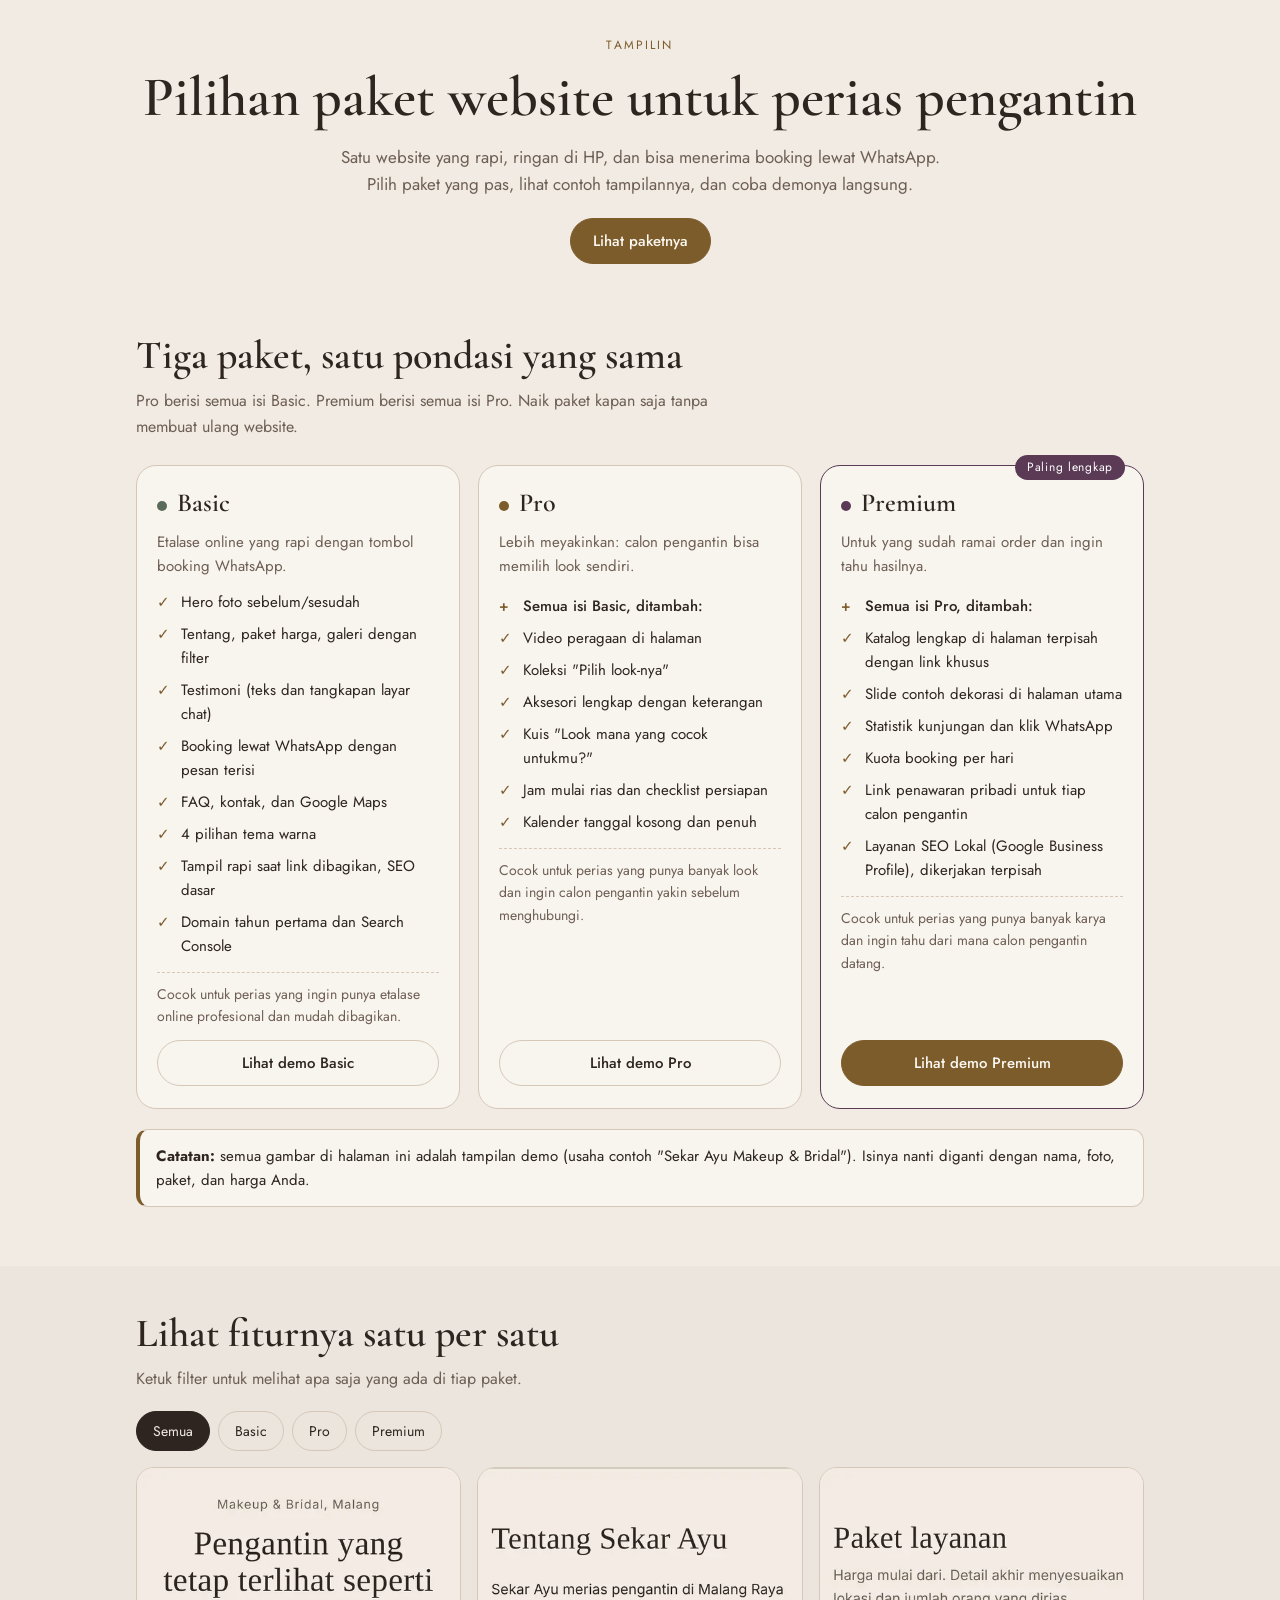
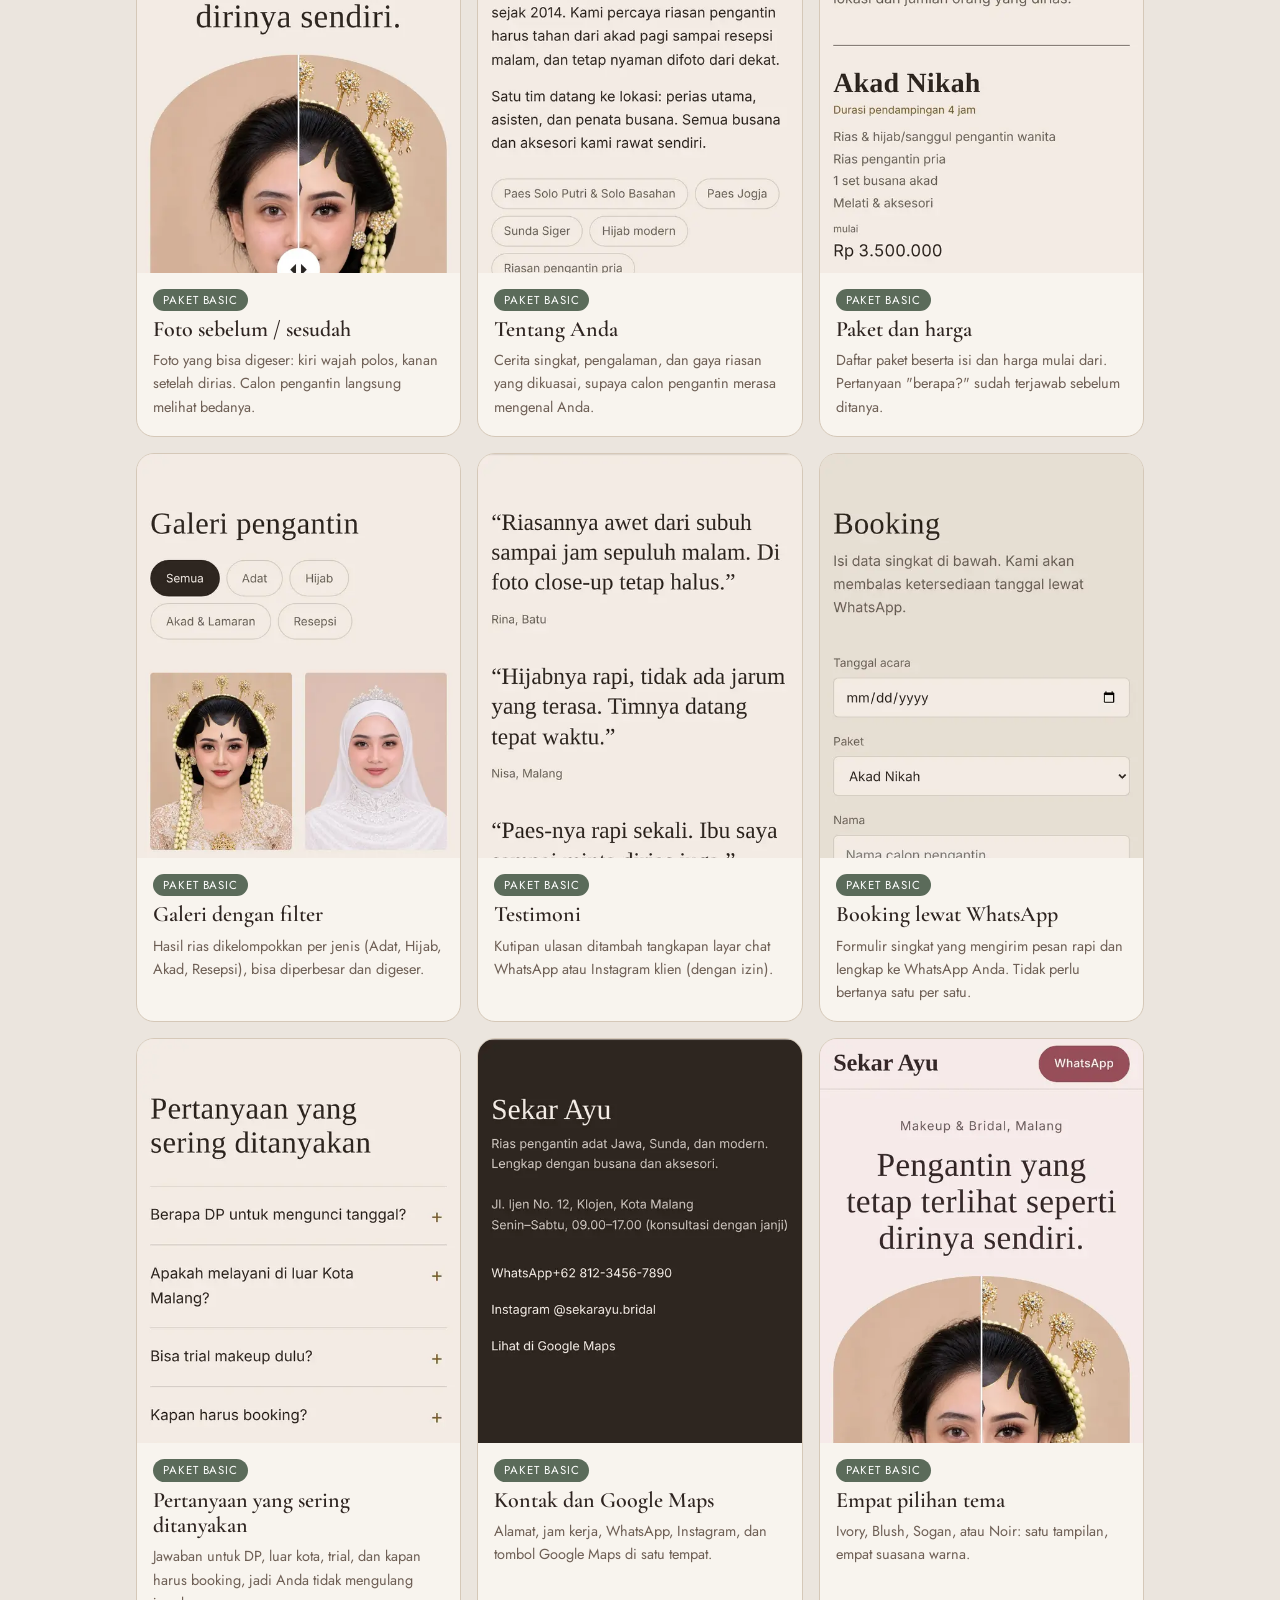
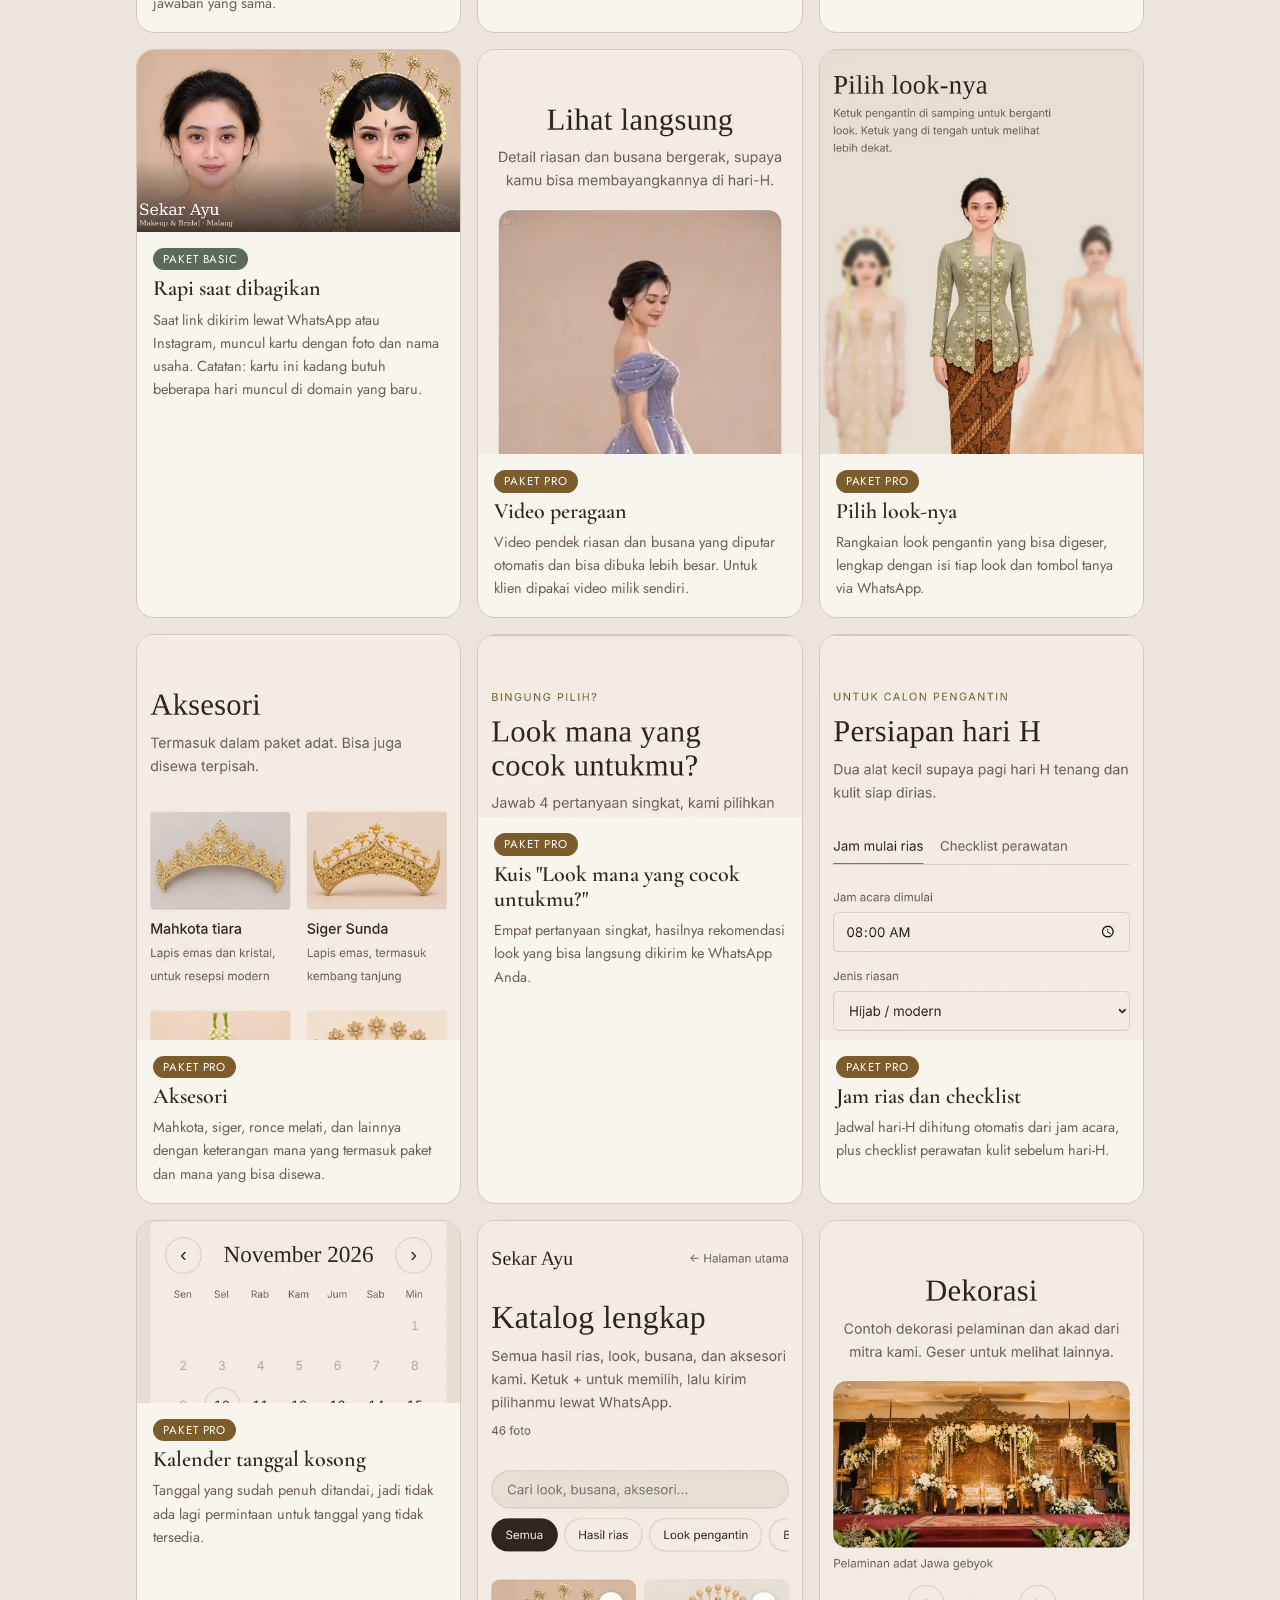
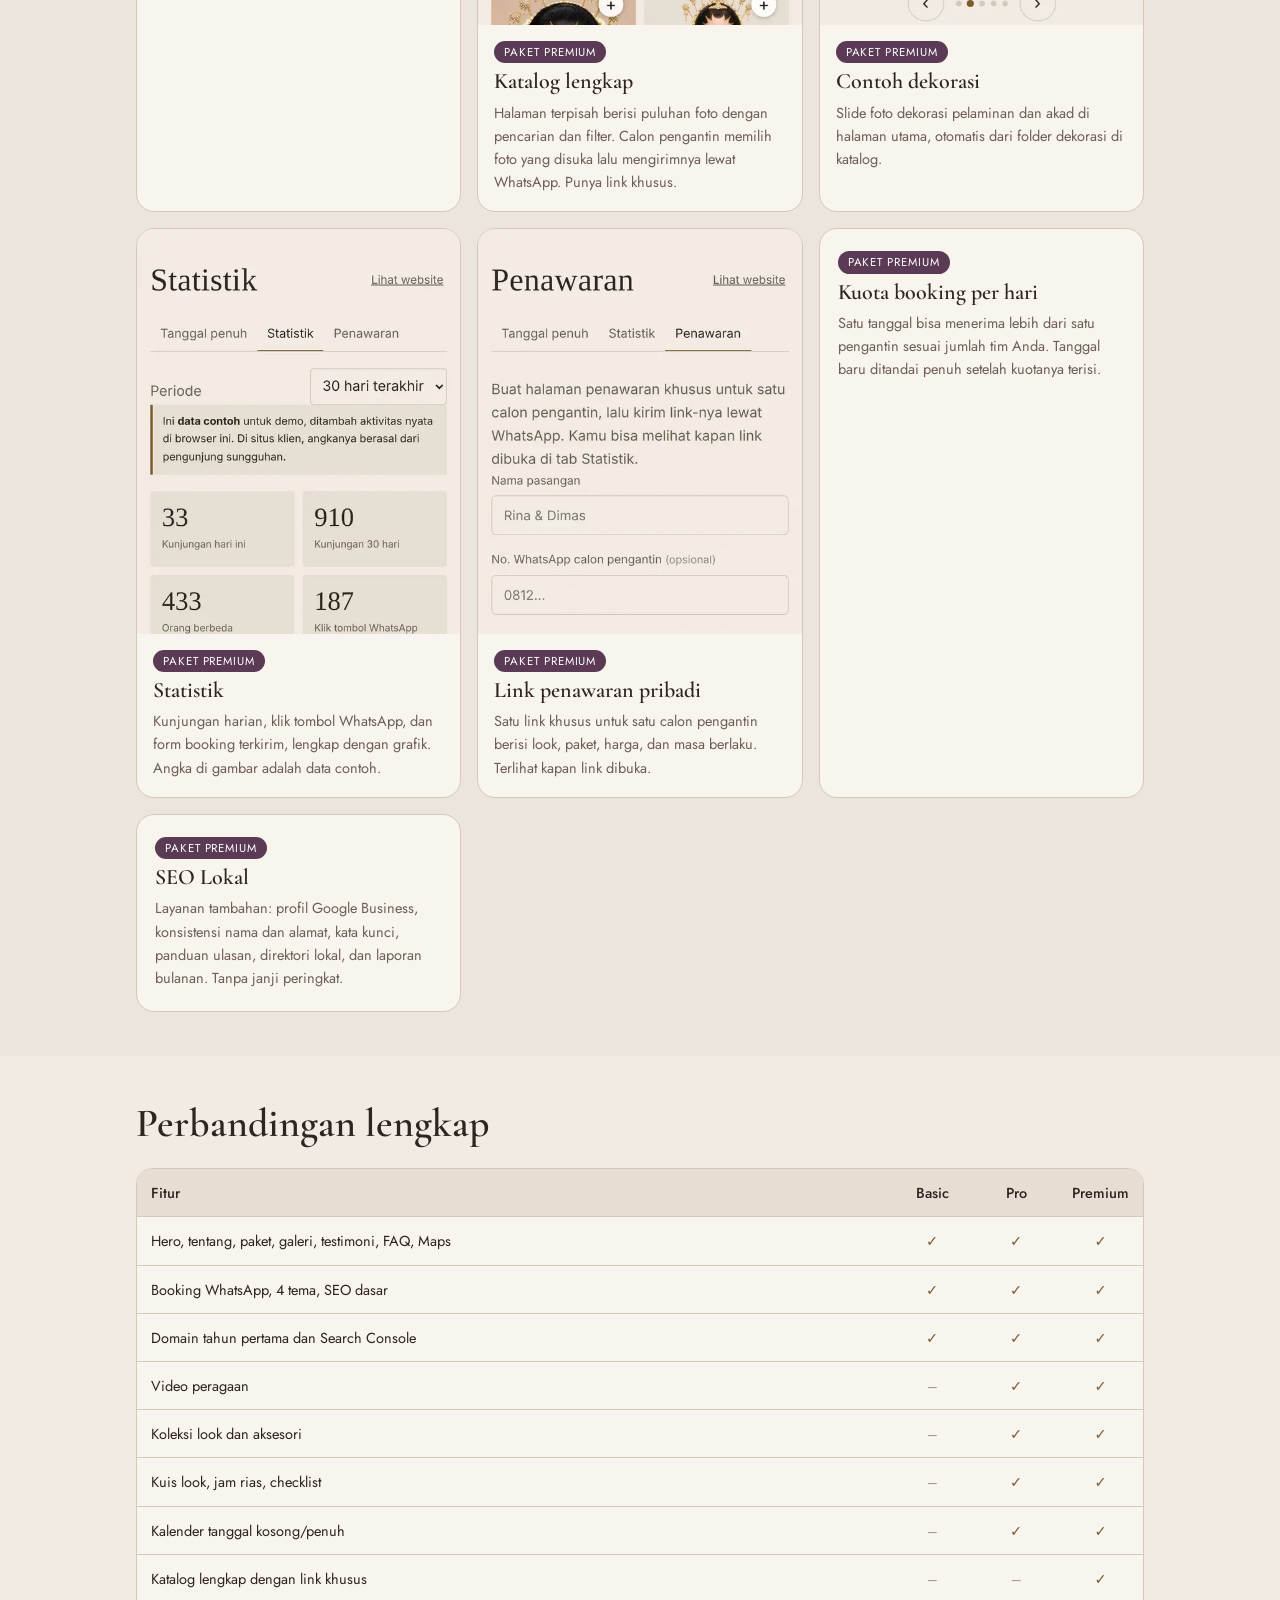
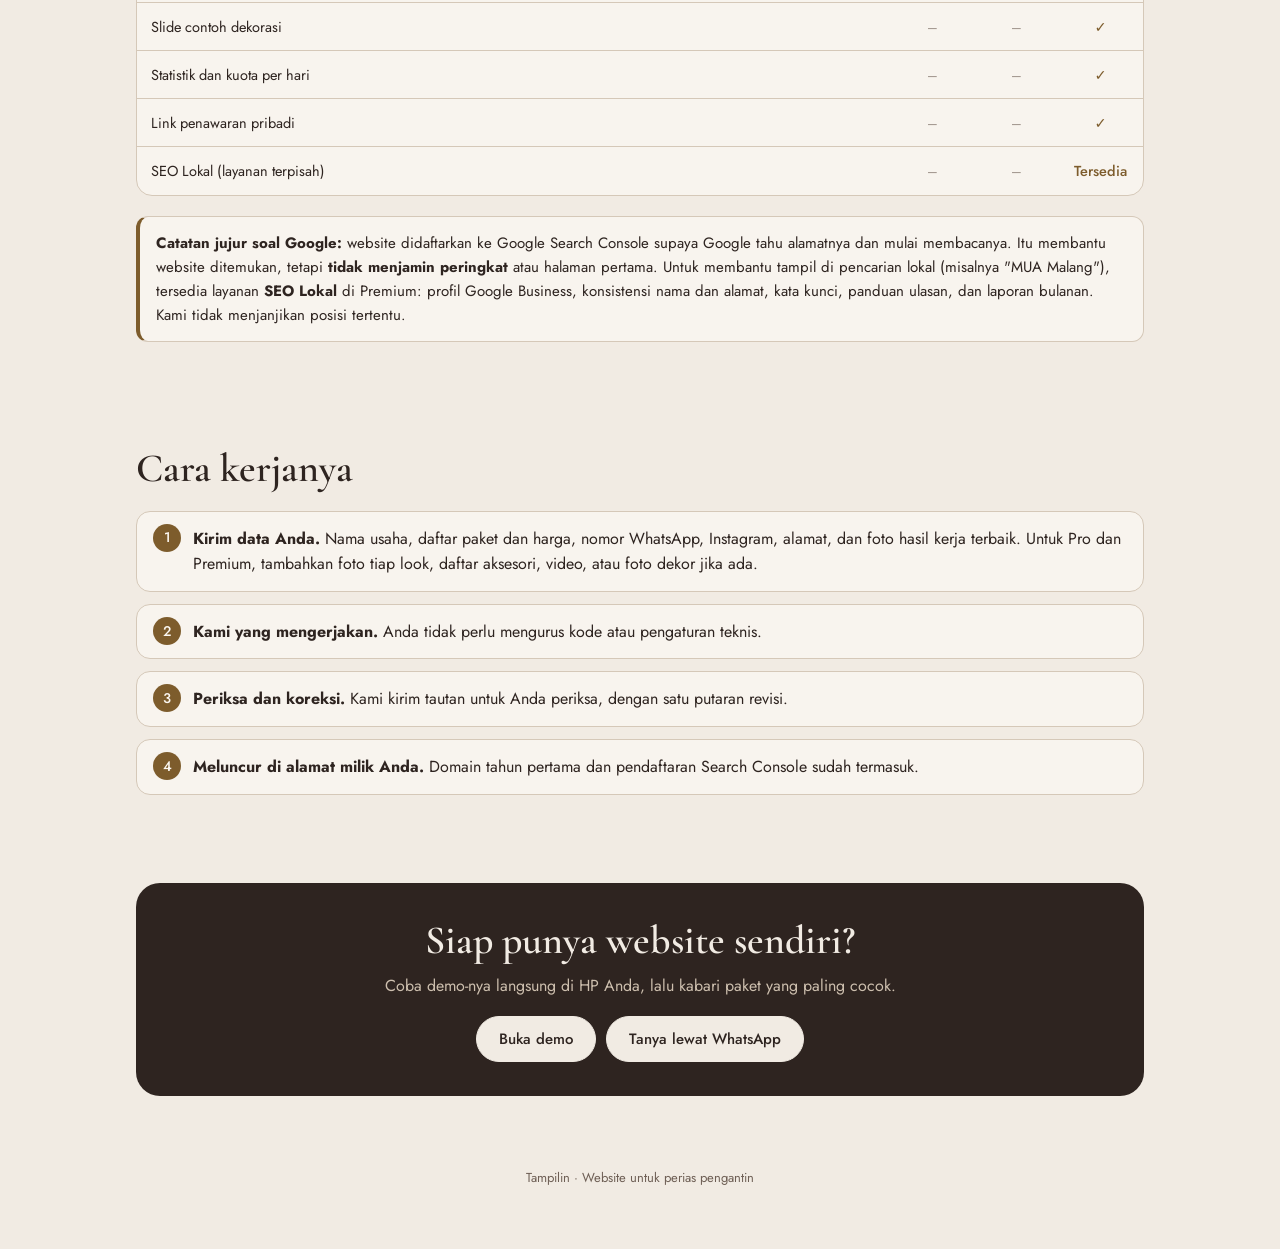
<file: paket.html>
<!doctype html>
<html lang="id">
<head>
<meta charset="utf-8">
<meta name="viewport" content="width=device-width, initial-scale=1, viewport-fit=cover">
<title>Pilihan Paket Website untuk Perias Pengantin — Tampilin</title>
<meta name="description" content="Bandingkan paket Basic, Pro, dan Premium website untuk jasa rias pengantin, lengkap dengan contoh tampilan dan demo langsung.">
<meta name="robots" content="noindex">
<meta property="og:type" content="website">
<meta property="og:title" content="Pilihan Paket Website untuk Perias Pengantin — Tampilin">
<meta property="og:description" content="Bandingkan paket Basic, Pro, dan Premium, lengkap dengan contoh tampilan dan demo langsung.">
<meta property="og:image" content="https://mua.momentaku.com/assets/og.jpg?v=3">
<link rel="preconnect" href="https://fonts.googleapis.com">
<link rel="preconnect" href="https://fonts.gstatic.com" crossorigin>
<link rel="stylesheet" href="https://fonts.googleapis.com/css2?family=Cormorant+Garamond:wght@500;600&family=Jost:wght@300;400;500&display=swap">
<style>
:root {
  --bg:#F1EBE3; --surface:#E7DED3; --card:#F8F4EE; --ink:#2E2420; --muted:#6E5F55; --accent:#7D5C2C; --on-accent:#FBF7F1; --line:#D5C8B8;
  --basic:#5B6B5A; --pro:#7D5C2C; --premium:#5A3A55;
  --f-display:"Cormorant Garamond","Cormorant",Georgia,serif; --f-body:"Jost","Avenir Next","Segoe UI",system-ui,sans-serif;
}
*,*::before,*::after { box-sizing:border-box; }
html { scroll-behavior:smooth; }
body { margin:0; background:var(--bg); color:var(--ink); font-family:var(--f-body); font-size:16px; line-height:1.6; -webkit-text-size-adjust:100%; }
img { max-width:100%; display:block; }
a { color:inherit; }
.wrap { max-width:1040px; margin:0 auto; padding:0 max(16px,env(safe-area-inset-left)); padding-right:max(16px,env(safe-area-inset-right)); }
header.top { padding:36px 0 8px; text-align:center; }
.kicker { font-size:12px; letter-spacing:.18em; text-transform:uppercase; color:var(--accent); margin:0 0 10px; }
h1,h2,h3 { font-family:var(--f-display); font-weight:600; line-height:1.15; margin:0; }
h1 { font-size:clamp(34px,8vw,56px); }
h2 { font-size:clamp(28px,6vw,40px); }
h3 { font-size:26px; }
.lead { color:var(--muted); max-width:620px; margin:14px auto 0; font-size:17px; }
.btn { display:inline-flex; align-items:center; justify-content:center; gap:8px; min-height:46px; padding:0 22px; border-radius:999px; border:1px solid var(--accent); background:var(--accent); color:var(--on-accent); text-decoration:none; font:500 15px var(--f-body); cursor:pointer; }
.btn.garis { background:transparent; color:var(--ink); border-color:var(--line); }
.btn:focus-visible, .chip:focus-visible, a:focus-visible { outline:2px solid var(--accent); outline-offset:3px; }
section { padding:44px 0; }
section > .wrap > p.sub { color:var(--muted); max-width:620px; margin:10px 0 0; }
.center { text-align:center; } .center p.sub { margin-inline:auto; }

/* kartu paket */
.paket { display:grid; gap:16px; margin-top:26px; }
.kartu { background:var(--card); border:1px solid var(--line); border-radius:20px; padding:22px 20px; display:flex; flex-direction:column; gap:12px; position:relative; }
.kartu .lencana { position:absolute; top:-11px; right:18px; background:var(--premium); color:#fff; font-size:12px; letter-spacing:.06em; padding:3px 12px; border-radius:999px; }
.kartu .nama { display:flex; align-items:baseline; gap:10px; }
.kartu .titik { width:10px; height:10px; border-radius:50%; display:inline-block; }
.kartu .tag { color:var(--muted); font-size:15px; margin:0; }
.kartu .harga { font-family:var(--f-display); font-size:30px; font-weight:600; margin:2px 0; }
.kartu .harga small { font:400 14px var(--f-body); color:var(--muted); }
.kartu ul { list-style:none; margin:0; padding:0; display:flex; flex-direction:column; gap:8px; font-size:15px; }
.kartu li { padding-left:24px; position:relative; }
.kartu li::before { content:"✓"; position:absolute; left:0; color:var(--accent); font-weight:500; }
.kartu li.plus { font-weight:500; padding-top:4px; }
.kartu li.plus::before { content:"+"; }
.kartu .cocok { font-size:14px; color:var(--muted); border-top:1px dashed var(--line); padding-top:10px; margin:2px 0 0; }
.kartu .aksi { margin-top:auto; display:flex; flex-direction:column; gap:8px; }
.kartu.basic .titik { background:var(--basic); } .kartu.pro .titik { background:var(--pro); } .kartu.premium .titik { background:var(--premium); }
.kartu.premium { border-color:var(--premium); }

/* fitur satu per satu */
.filter { display:flex; gap:8px; flex-wrap:wrap; margin:20px 0 4px; }
.chip { min-height:40px; padding:0 16px; border-radius:999px; border:1px solid var(--line); background:transparent; color:var(--ink); font:400 14px var(--f-body); cursor:pointer; }
.chip[aria-pressed="true"] { background:var(--ink); color:var(--bg); border-color:var(--ink); }
.fitur { display:grid; gap:16px; margin-top:16px; grid-template-columns:1fr; }
.f { background:var(--card); border:1px solid var(--line); border-radius:18px; overflow:hidden; display:flex; flex-direction:column; }
.f .gbr { background:var(--surface); aspect-ratio:4/5; overflow:hidden; }
.f .gbr img { width:100%; height:100%; object-fit:cover; object-position:top; }
.f .gbr.lebar { aspect-ratio:16/9; }
.f .isi { padding:16px 16px 18px; display:flex; flex-direction:column; gap:6px; }
.f .isi h3 { font-size:22px; }
.f .isi p { margin:0; font-size:14.5px; color:var(--muted); }
.f .isi .bg { align-self:flex-start; font-size:11.5px; letter-spacing:.08em; text-transform:uppercase; padding:2px 10px; border-radius:999px; color:#fff; }
.bg.basic { background:var(--basic); } .bg.pro { background:var(--pro); } .bg.premium { background:var(--premium); }
.f.teks .isi { padding:22px 18px; }

/* tabel */
.tabel-bungkus { overflow-x:auto; margin-top:22px; border:1px solid var(--line); border-radius:16px; background:var(--card); }
table { width:100%; border-collapse:collapse; font-size:14.5px; min-width:520px; }
th,td { padding:12px 14px; text-align:left; border-bottom:1px solid var(--line); }
th { font-weight:500; background:var(--surface); position:sticky; top:0; }
td.c,th.c { text-align:center; width:84px; }
tr:last-child td { border-bottom:0; }
.ya { color:var(--accent); font-weight:500; } .tdk { color:var(--muted); opacity:.6; }

.catatan { background:var(--card); border:1px solid var(--line); border-left:4px solid var(--accent); border-radius:12px; padding:14px 16px; margin-top:20px; font-size:15px; }
.langkah { counter-reset:l; list-style:none; margin:20px 0 0; padding:0; display:grid; gap:12px; }
.langkah li { counter-increment:l; background:var(--card); border:1px solid var(--line); border-radius:14px; padding:14px 16px 14px 56px; position:relative; }
.langkah li::before { content:counter(l); position:absolute; left:16px; top:12px; width:28px; height:28px; border-radius:50%; background:var(--accent); color:var(--on-accent); display:grid; place-items:center; font-size:14px; font-weight:500; }
.cta { background:var(--ink); color:var(--bg); border-radius:24px; padding:34px 22px; text-align:center; }
.cta h2 { color:var(--bg); } .cta p { color:#cdbfae; max-width:520px; margin:10px auto 18px; }
.cta .btn { background:var(--bg); color:var(--ink); border-color:var(--bg); }
footer { padding:28px 0 60px; text-align:center; color:var(--muted); font-size:13px; }

@media (min-width:700px) {
  .paket { grid-template-columns:repeat(3,1fr); gap:18px; align-items:stretch; }
  .fitur { grid-template-columns:repeat(2,1fr); }
}
@media (min-width:980px) { .fitur { grid-template-columns:repeat(3,1fr); } }
@media (prefers-reduced-motion:reduce) { html { scroll-behavior:auto; } }
</style>
</head>
<body>

<header class="top"><div class="wrap">
  <p class="kicker">Tampilin</p>
  <h1>Pilihan paket website untuk perias pengantin</h1>
  <p class="lead">Satu website yang rapi, ringan di HP, dan bisa menerima booking lewat WhatsApp. Pilih paket yang pas, lihat contoh tampilannya, dan coba demonya langsung.</p>
  <p style="margin-top:20px"><a class="btn" href="#paket">Lihat paketnya</a></p>
</div></header>

<main>
<section id="paket"><div class="wrap">
  <h2>Tiga paket, satu pondasi yang sama</h2>
  <p class="sub">Pro berisi semua isi Basic. Premium berisi semua isi Pro. Naik paket kapan saja tanpa membuat ulang website.</p>
  <div class="paket" id="kartu"></div>
  <p class="catatan"><strong>Catatan:</strong> semua gambar di halaman ini adalah tampilan demo (usaha contoh "Sekar Ayu Makeup &amp; Bridal"). Isinya nanti diganti dengan nama, foto, paket, dan harga Anda.</p>
</div></section>

<section id="fitur" style="background:rgba(0,0,0,.025)"><div class="wrap">
  <h2>Lihat fiturnya satu per satu</h2>
  <p class="sub">Ketuk filter untuk melihat apa saja yang ada di tiap paket.</p>
  <div class="filter" id="filter" role="group" aria-label="Filter paket"></div>
  <div class="fitur" id="fitur-list"></div>
</div></section>

<section id="banding"><div class="wrap">
  <h2>Perbandingan lengkap</h2>
  <div class="tabel-bungkus"><table id="tabel"></table></div>
  <p class="catatan"><strong>Catatan jujur soal Google:</strong> website didaftarkan ke Google Search Console supaya Google tahu alamatnya dan mulai membacanya. Itu membantu website ditemukan, tetapi <strong>tidak menjamin peringkat</strong> atau halaman pertama. Untuk membantu tampil di pencarian lokal (misalnya "MUA Malang"), tersedia layanan <strong>SEO Lokal</strong> di Premium: profil Google Business, konsistensi nama dan alamat, kata kunci, panduan ulasan, dan laporan bulanan. Kami tidak menjanjikan posisi tertentu.</p>
</div></section>

<section id="alur"><div class="wrap">
  <h2>Cara kerjanya</h2>
  <ol class="langkah">
    <li><strong>Kirim data Anda.</strong> Nama usaha, daftar paket dan harga, nomor WhatsApp, Instagram, alamat, dan foto hasil kerja terbaik. Untuk Pro dan Premium, tambahkan foto tiap look, daftar aksesori, video, atau foto dekor jika ada.</li>
    <li><strong>Kami yang mengerjakan.</strong> Anda tidak perlu mengurus kode atau pengaturan teknis.</li>
    <li><strong>Periksa dan koreksi.</strong> Kami kirim tautan untuk Anda periksa, dengan satu putaran revisi.</li>
    <li><strong>Meluncur di alamat milik Anda.</strong> Domain tahun pertama dan pendaftaran Search Console sudah termasuk.</li>
  </ol>
</div></section>

<section><div class="wrap"><div class="cta">
  <h2>Siap punya website sendiri?</h2>
  <p>Coba demo-nya langsung di HP Anda, lalu kabari paket yang paling cocok.</p>
  <p style="display:flex;gap:10px;justify-content:center;flex-wrap:wrap;margin-bottom:0">
    <a class="btn" id="cta-demo" href="https://mua.momentaku.com/?paket=premium" target="_blank" rel="noopener">Buka demo</a>
    <a class="btn" id="cta-wa" href="#" target="_blank" rel="noopener" hidden>Tanya lewat WhatsApp</a>
  </p>
</div></div></section>
</main>

<footer><div class="wrap">Tampilin · Website untuk perias pengantin</div></footer>

<script>
/* ====== ATUR DI SINI ======
   WA_NOMOR : nomor WhatsApp Anda format internasional tanpa + (mis. "6282218080285"). Kosong = tombol WhatsApp disembunyikan.
   DEMO     : alamat demo.
   HARGA    : isi teks harga per paket (mis. "Rp 1,5 jt"). Kosong = tidak ditampilkan. */
var WA_NOMOR = "";
var DEMO = "https://mua.momentaku.com/";
var HARGA = { basic: "", pro: "", premium: "" };

var PAKET = [
  { id: "basic", nama: "Basic", tag: "Etalase online yang rapi dengan tombol booking WhatsApp.",
    cocok: "Cocok untuk perias yang ingin punya etalase online profesional dan mudah dibagikan.",
    isi: ["Hero foto sebelum/sesudah", "Tentang, paket harga, galeri dengan filter", "Testimoni (teks dan tangkapan layar chat)", "Booking lewat WhatsApp dengan pesan terisi", "FAQ, kontak, dan Google Maps", "4 pilihan tema warna", "Tampil rapi saat link dibagikan, SEO dasar", "Domain tahun pertama dan Search Console"] },
  { id: "pro", nama: "Pro", tag: "Lebih meyakinkan: calon pengantin bisa memilih look sendiri.",
    cocok: "Cocok untuk perias yang punya banyak look dan ingin calon pengantin yakin sebelum menghubungi.",
    isi: ["Video peragaan di halaman", "Koleksi \"Pilih look-nya\"", "Aksesori lengkap dengan keterangan", "Kuis \"Look mana yang cocok untukmu?\"", "Jam mulai rias dan checklist persiapan", "Kalender tanggal kosong dan penuh"], plus: "Semua isi Basic, ditambah:" },
  { id: "premium", nama: "Premium", tag: "Untuk yang sudah ramai order dan ingin tahu hasilnya.", lencana: "Paling lengkap",
    cocok: "Cocok untuk perias yang punya banyak karya dan ingin tahu dari mana calon pengantin datang.",
    isi: ["Katalog lengkap di halaman terpisah dengan link khusus", "Slide contoh dekorasi di halaman utama", "Statistik kunjungan dan klik WhatsApp", "Kuota booking per hari", "Link penawaran pribadi untuk tiap calon pengantin", "Layanan SEO Lokal (Google Business Profile), dikerjakan terpisah"], plus: "Semua isi Pro, ditambah:" }
];

var FITUR = [
  ["basic","hero","Foto sebelum / sesudah","Foto yang bisa digeser: kiri wajah polos, kanan setelah dirias. Calon pengantin langsung melihat bedanya."],
  ["basic","tentang","Tentang Anda","Cerita singkat, pengalaman, dan gaya riasan yang dikuasai, supaya calon pengantin merasa mengenal Anda."],
  ["basic","paket","Paket dan harga","Daftar paket beserta isi dan harga mulai dari. Pertanyaan \"berapa?\" sudah terjawab sebelum ditanya."],
  ["basic","galeri","Galeri dengan filter","Hasil rias dikelompokkan per jenis (Adat, Hijab, Akad, Resepsi), bisa diperbesar dan digeser."],
  ["basic","testimoni","Testimoni","Kutipan ulasan ditambah tangkapan layar chat WhatsApp atau Instagram klien (dengan izin)."],
  ["basic","booking","Booking lewat WhatsApp","Formulir singkat yang mengirim pesan rapi dan lengkap ke WhatsApp Anda. Tidak perlu bertanya satu per satu."],
  ["basic","faq","Pertanyaan yang sering ditanyakan","Jawaban untuk DP, luar kota, trial, dan kapan harus booking, jadi Anda tidak mengulang jawaban yang sama."],
  ["basic","kontak","Kontak dan Google Maps","Alamat, jam kerja, WhatsApp, Instagram, dan tombol Google Maps di satu tempat."],
  ["basic","tema","Empat pilihan tema","Ivory, Blush, Sogan, atau Noir: satu tampilan, empat suasana warna."],
  ["basic","og","Rapi saat dibagikan","Saat link dikirim lewat WhatsApp atau Instagram, muncul kartu dengan foto dan nama usaha. Catatan: kartu ini kadang butuh beberapa hari muncul di domain yang baru.",true],
  ["pro","video","Video peragaan","Video pendek riasan dan busana yang diputar otomatis dan bisa dibuka lebih besar. Untuk klien dipakai video milik sendiri."],
  ["pro","koleksi","Pilih look-nya","Rangkaian look pengantin yang bisa digeser, lengkap dengan isi tiap look dan tombol tanya via WhatsApp."],
  ["pro","aksesori","Aksesori","Mahkota, siger, ronce melati, dan lainnya dengan keterangan mana yang termasuk paket dan mana yang bisa disewa."],
  ["pro","kuis","Kuis \"Look mana yang cocok untukmu?\"","Empat pertanyaan singkat, hasilnya rekomendasi look yang bisa langsung dikirim ke WhatsApp Anda.",true],
  ["pro","persiapan","Jam rias dan checklist","Jadwal hari-H dihitung otomatis dari jam acara, plus checklist perawatan kulit sebelum hari-H."],
  ["pro","kalender","Kalender tanggal kosong","Tanggal yang sudah penuh ditandai, jadi tidak ada lagi permintaan untuk tanggal yang tidak tersedia.",true],
  ["premium","katalog","Katalog lengkap","Halaman terpisah berisi puluhan foto dengan pencarian dan filter. Calon pengantin memilih foto yang disuka lalu mengirimnya lewat WhatsApp. Punya link khusus."],
  ["premium","dekor","Contoh dekorasi","Slide foto dekorasi pelaminan dan akad di halaman utama, otomatis dari folder dekorasi di katalog."],
  ["premium","statistik","Statistik","Kunjungan harian, klik tombol WhatsApp, dan form booking terkirim, lengkap dengan grafik. Angka di gambar adalah data contoh."],
  ["premium","penawaran","Link penawaran pribadi","Satu link khusus untuk satu calon pengantin berisi look, paket, harga, dan masa berlaku. Terlihat kapan link dibuka."],
  ["premium","", "Kuota booking per hari","Satu tanggal bisa menerima lebih dari satu pengantin sesuai jumlah tim Anda. Tanggal baru ditandai penuh setelah kuotanya terisi."],
  ["premium","", "SEO Lokal","Layanan tambahan: profil Google Business, konsistensi nama dan alamat, kata kunci, panduan ulasan, direktori lokal, dan laporan bulanan. Tanpa janji peringkat."]
];

var BANDING = [
  ["Hero, tentang, paket, galeri, testimoni, FAQ, Maps", 1,1,1],
  ["Booking WhatsApp, 4 tema, SEO dasar", 1,1,1],
  ["Domain tahun pertama dan Search Console", 1,1,1],
  ["Video peragaan", 0,1,1],
  ["Koleksi look dan aksesori", 0,1,1],
  ["Kuis look, jam rias, checklist", 0,1,1],
  ["Kalender tanggal kosong/penuh", 0,1,1],
  ["Katalog lengkap dengan link khusus", 0,0,1],
  ["Slide contoh dekorasi", 0,0,1],
  ["Statistik dan kuota per hari", 0,0,1],
  ["Link penawaran pribadi", 0,0,1],
  ["SEO Lokal (layanan terpisah)", 0,0,"Tersedia"]
];

function el(t, c, x) { var e = document.createElement(t); if (c) e.className = c; if (x != null) e.textContent = x; return e; }
var NAMA = { basic: "Basic", pro: "Pro", premium: "Premium" };
function wa(teks) { return "https://wa.me/" + WA_NOMOR + "?text=" + encodeURIComponent(teks); }

/* kartu paket */
var kartu = document.getElementById("kartu");
PAKET.forEach(function (p) {
  var k = el("article", "kartu " + p.id);
  if (p.lencana) k.appendChild(el("span", "lencana", p.lencana));
  var n = el("div", "nama"); n.append(el("span", "titik"), el("h3", null, p.nama)); k.appendChild(n);
  k.appendChild(el("p", "tag", p.tag));
  if (HARGA[p.id]) { var h = el("p", "harga", HARGA[p.id]); h.appendChild(el("small", null, " / paket")); k.appendChild(h); }
  var u = el("ul");
  if (p.plus) u.appendChild(el("li", "plus", p.plus));
  p.isi.forEach(function (t) { u.appendChild(el("li", null, t)); });
  k.appendChild(u); k.appendChild(el("p", "cocok", p.cocok));
  var a = el("div", "aksi");
  var d = el("a", "btn" + (p.id === "premium" ? "" : " garis"), "Lihat demo " + p.nama); d.href = DEMO + "?paket=" + p.id; d.target = "_blank"; d.rel = "noopener"; a.appendChild(d);
  if (WA_NOMOR) { var w = el("a", "btn garis", "Tanya paket " + p.nama); w.href = wa("Halo, saya tertarik dengan paket " + p.nama + " website untuk jasa rias. Boleh tanya-tanya dulu?"); w.target = "_blank"; w.rel = "noopener"; a.appendChild(w); }
  k.appendChild(a); kartu.appendChild(k);
});

/* fitur + filter */
var filter = document.getElementById("filter"), list = document.getElementById("fitur-list"), aktif = "";
function gambar() {
  list.textContent = "";
  FITUR.filter(function (f) { return !aktif || f[0] === aktif; }).forEach(function (f) {
    var ada = !!f[1], c = el("article", "f" + (ada ? "" : " teks"));
    if (ada) {
      var g = el("div", "gbr" + (f[4] ? " lebar" : "")), im = el("img"); im.src = "assets/paket/" + f[1] + ".webp"; im.alt = "Contoh tampilan: " + f[2]; im.loading = "lazy"; im.decoding = "async"; g.appendChild(im); c.appendChild(g);
    }
    var i = el("div", "isi"); i.appendChild(el("span", "bg " + f[0], "Paket " + NAMA[f[0]])); i.appendChild(el("h3", null, f[2])); i.appendChild(el("p", null, f[3])); c.appendChild(i);
    list.appendChild(c);
  });
}
[["", "Semua"], ["basic", "Basic"], ["pro", "Pro"], ["premium", "Premium"]].forEach(function (x) {
  var b = el("button", "chip", x[1]); b.type = "button"; b.setAttribute("aria-pressed", String(x[0] === aktif));
  b.addEventListener("click", function () { aktif = x[0]; Array.prototype.forEach.call(filter.children, function (y, j) { y.setAttribute("aria-pressed", String(["", "basic", "pro", "premium"][j] === aktif)); }); gambar(); });
  filter.appendChild(b);
});
gambar();

/* tabel */
var tb = document.getElementById("tabel"), th = el("thead"), tr = el("tr");
["Fitur", "Basic", "Pro", "Premium"].forEach(function (t, i) { var c = el("th", i ? "c" : "", t); c.scope = "col"; tr.appendChild(c); });
th.appendChild(tr); tb.appendChild(th);
var body = el("tbody");
BANDING.forEach(function (r) {
  var t = el("tr"); t.appendChild(el("td", null, r[0]));
  for (var i = 1; i <= 3; i++) { var v = r[i], c = el("td", "c " + (v ? "ya" : "tdk"), v === 1 ? "✓" : v ? v : "–"); c.setAttribute("aria-label", v ? "ada" : "tidak ada"); t.appendChild(c); }
  body.appendChild(t);
});
tb.appendChild(body);

/* CTA */
document.getElementById("cta-demo").href = DEMO + "?paket=premium";
if (WA_NOMOR) { var cw = document.getElementById("cta-wa"); cw.href = wa("Halo, saya sudah lihat pilihan paket website untuk jasa rias. Boleh tanya-tanya dulu?"); cw.hidden = false; }
</script>
</body>
</html>
</file>
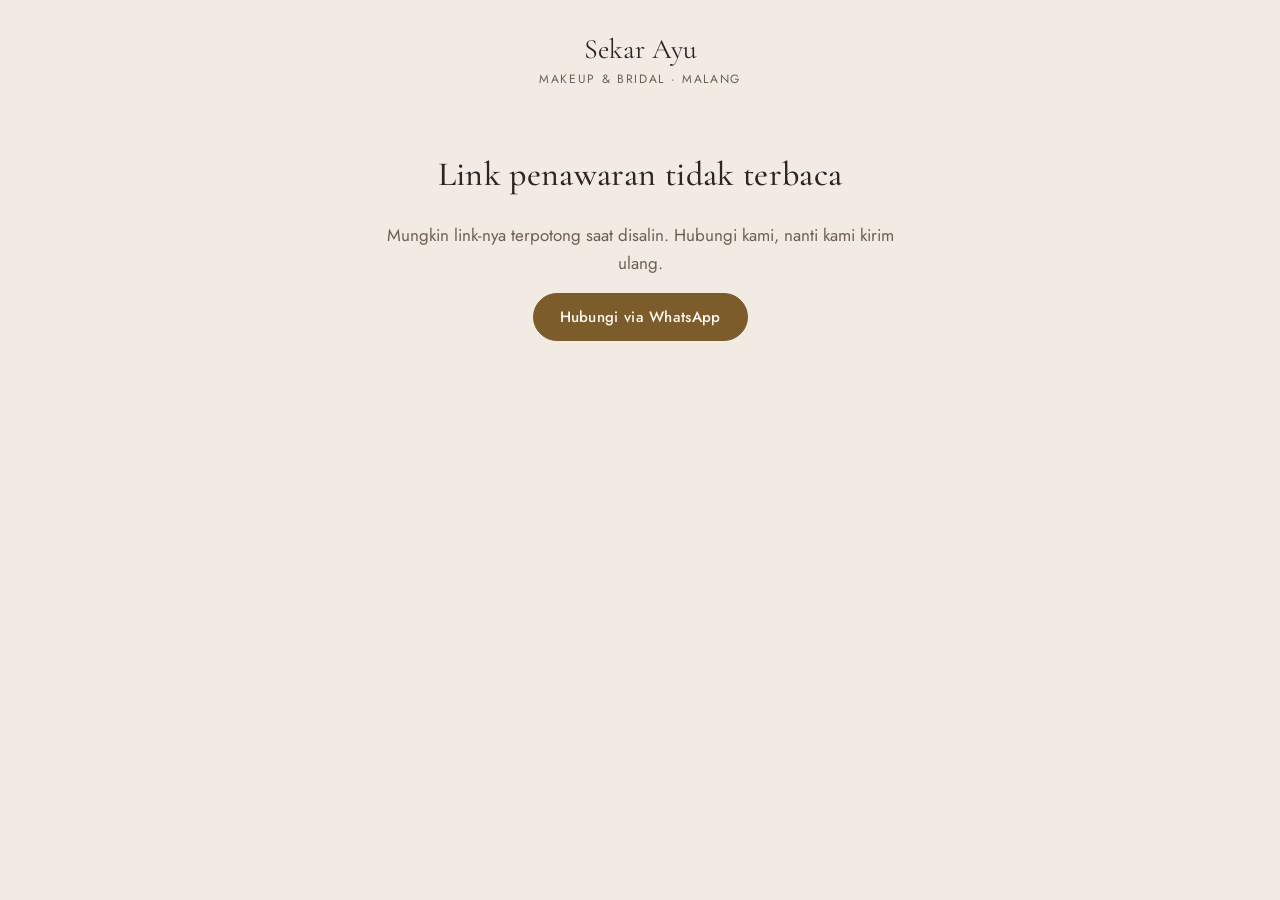
<file: penawaran.html>
<!doctype html>
<html lang="id" data-tema="ivory">
<head>
<meta charset="utf-8">
<meta name="viewport" content="width=device-width, initial-scale=1, viewport-fit=cover">
<meta name="robots" content="noindex">
<title>Penawaran pribadi</title>
<meta property="og:title" content="Penawaran pribadi untukmu">
<meta property="og:description" content="Rincian look, paket, dan harga yang kami siapkan khusus untuk hari H kalian.">
<link rel="stylesheet" href="https://fonts.googleapis.com/css2?family=Cormorant+Garamond:wght@500;600&family=Jost:wght@300;400;500&display=swap">
<link rel="stylesheet" href="style.css">
<style>
  .tawar { max-width: 680px; margin: 0 auto; padding: calc(32px + env(safe-area-inset-top, 0px)) var(--gutter-r) calc(120px + env(safe-area-inset-bottom, 0px)) var(--gutter); display: grid; gap: 28px; }
  .tawar-brand { text-align: center; font: 400 28px var(--f-display); text-decoration: none; display: block; }
  .tawar-brand small { display: block; font: 400 12px var(--f-body); letter-spacing: .14em; text-transform: uppercase; color: var(--muted); margin-top: 4px; }
  .tawar-kepala { text-align: center; display: grid; gap: 10px; justify-items: center; padding-bottom: 28px; border-bottom: 1px solid var(--line); }
  .tawar-kepala h1 { font-size: clamp(2.4rem, 9vw, 3.6rem); }
  .tawar-meta { color: var(--muted); }
  .chip { display: inline-flex; align-items: center; gap: 8px; font-size: 14px; padding: 6px 14px; border-radius: 999px; border: 1px solid var(--line); }
  .chip::before { content: ""; width: 8px; height: 8px; border-radius: 50%; background: currentColor; }
  .chip.ok { color: #2F6B3A; border-color: #BFD6C2; }
  .chip.sedikit { color: var(--accent); border-color: var(--accent); }
  .chip.no { color: #B23A3A; border-color: #E6C2C2; }
  [data-tema="noir"] .chip.ok { color: #8FD19B; } [data-tema="noir"] .chip.no { color: #E58A80; }
  .tawar-look { display: grid; gap: 20px; align-items: center; }
  @media (min-width: 600px) { .tawar-look { grid-template-columns: 220px minmax(0, 1fr); gap: 32px; } }
  .tawar-foto { background: var(--surface); border-radius: 120px 120px 8px 8px; height: 340px; display: grid; place-items: end center; overflow: hidden; padding-top: 16px; }
  .tawar-foto img { height: 100%; width: auto; object-fit: contain; }
  @media (max-width: 599px) { .tawar-foto { width: 230px; justify-self: center; } }
  .tawar-look h2 { font-size: 2.2rem; }
  .tawar-isi { list-style: none; padding: 0; margin: 12px 0 0; display: grid; gap: 6px; font-size: 15px; }
  #t-look-link { display: inline-flex; align-items: center; margin-top: 8px; }
  .tawar-isi span { color: var(--muted); display: inline-block; min-width: 80px; }
  .rincian { width: 100%; border-collapse: collapse; font-variant-numeric: tabular-nums; }
  .rincian td { padding: 12px 0; border-bottom: 1px solid var(--line); vertical-align: top; }
  .rincian td:last-child { text-align: right; white-space: nowrap; padding-left: 16px; }
  .rincian .min td:last-child { color: #2F6B3A; }
  [data-tema="noir"] .rincian .min td:last-child { color: #8FD19B; }
  .rincian .total td { border-bottom: 0; padding-top: 16px; font: 400 1.7rem var(--f-display); }
  .dp { background: var(--surface); border-radius: 8px; padding: 18px 20px; display: grid; gap: 6px; font-variant-numeric: tabular-nums; }
  .dp-baris { display: flex; justify-content: space-between; gap: 12px; }
  .dp-baris strong { font-weight: 500; }
  .berlaku { font-size: 14px; color: var(--muted); text-align: center; }
  .berlaku.lewat { color: #B23A3A; }
  .catatan-mua { border-left: 2px solid var(--accent); padding: 4px 0 4px 16px; font-style: italic; }
  .catatan-mua small { display: block; font-style: normal; color: var(--muted); font-size: 13px; margin-top: 6px; }
  .catatan-bawah { font-size: 13px; color: var(--muted); }
  .tawar-aksi { position: fixed; left: 0; right: 0; bottom: 0; z-index: 30; display: flex; gap: 10px; justify-content: center;
    padding: 12px var(--gutter-r) calc(12px + env(safe-area-inset-bottom, 0px)) var(--gutter); background: var(--bg); background: color-mix(in srgb, var(--bg) 92%, transparent); backdrop-filter: blur(10px); -webkit-backdrop-filter: blur(10px); border-top: 1px solid var(--line); }
  .tawar-aksi .btn { flex: 1; max-width: 340px; }
  .tawar-kaki { text-align: center; font-size: 13px; color: var(--muted); display: grid; gap: 4px; }
  .tawar-kaki a { min-height: 44px; display: inline-flex; align-items: center; justify-self: center; }
  #isi { display: grid; gap: 32px; }
  .dp-baris span:last-child, .dp-baris strong:last-child { white-space: nowrap; }
  .tawar-aksi .btn { flex-direction: column; gap: 2px; line-height: 1.2; padding-block: 8px; }
  .tawar-aksi .btn small { font: 400 12px var(--f-body); opacity: .85; }
  .tawar-salah { text-align: center; display: grid; gap: 16px; justify-items: center; padding-top: 40px; }
</style>
</head>
<body>
<main class="tawar" id="tawar">
  <a class="tawar-brand" href="index.html"><span id="b-nama"></span><small id="b-sub"></small></a>
  <div id="isi" hidden>
    <div class="tawar-kepala">
      <p class="kicker">Penawaran pribadi</p>
      <h1 id="t-untuk"></h1>
      <p class="tawar-meta" id="t-meta"></p>
      <p class="chip" id="t-status" hidden></p>
    </div>

    <section class="tawar-look" id="t-look" hidden aria-label="Look pilihan">
      <div class="tawar-foto"><img id="t-look-img" alt=""></div>
      <div>
        <p class="kicker">Look pilihan</p>
        <h2 id="t-look-nama"></h2>
        <p class="sub" id="t-look-ringkas"></p>
        <ul class="tawar-isi" id="t-look-isi"></ul>
        <a class="link-kecil" id="t-look-link" href="index.html">Lihat look ini di website</a>
      </div>
    </section>

    <section aria-labelledby="h-rincian">
      <h2 id="h-rincian" class="kicker" style="font-family: var(--f-body);">Rincian</h2>
      <table class="rincian"><tbody id="t-rincian"></tbody></table>
    </section>

    <div class="dp" id="t-dp"></div>
    <p class="berlaku" id="t-berlaku"></p>
    <p class="catatan-mua" id="t-catatan" hidden></p>
    <p class="catatan-bawah" id="t-bawah"></p>
    <div class="tawar-kaki"><span id="k-alamat"></span><a id="k-web" href="index.html">Lihat website kami</a></div>
  </div>

  <div class="tawar-salah" id="salah" hidden>
    <h1>Link penawaran tidak terbaca</h1>
    <p class="sub">Mungkin link-nya terpotong saat disalin. Hubungi kami, nanti kami kirim ulang.</p>
    <a class="btn" id="salah-wa" href="#" target="_blank" rel="noopener">Hubungi via WhatsApp</a>
  </div>
</main>

<div class="tawar-aksi" id="aksi" hidden>
  <a class="btn btn-garis" id="a-tanya" href="#" target="_blank" rel="noopener">Tanya dulu</a>
  <a class="btn" id="a-kunci" href="#" target="_blank" rel="noopener">Kunci tanggal</a>
</div>

<script src="data.js"></script>
<script src="fitur.js"></script>
<script>
/* Halaman penawaran pribadi. Isi penawaran ada di link (#p=...), dibuat dari admin.html → tab Penawaran. */
(function () {
  "use strict";
  var S = window.SITE, B = S.booking || {}, $ = function (s) { return document.querySelector(s); };
  var el = function (t, c, x) { var e = document.createElement(t); if (c) e.className = c; if (x != null) e.textContent = x; return e; };
  document.documentElement.setAttribute("data-tema", S.tema);
  $("#b-nama").textContent = S.brand.nama; $("#b-sub").textContent = S.brand.sub + " · " + S.brand.kota;
  var HARI = ["Minggu", "Senin", "Selasa", "Rabu", "Kamis", "Jumat", "Sabtu"], BULAN = ["Januari", "Februari", "Maret", "April", "Mei", "Juni", "Juli", "Agustus", "September", "Oktober", "November", "Desember"];
  function panjang(s) { var d = new Date(s + "T00:00:00"); return HARI[d.getDay()] + ", " + d.getDate() + " " + BULAN[d.getMonth()] + " " + d.getFullYear(); }
  function rp(n) { return "Rp " + Math.round(Number(n) || 0).toLocaleString("id-ID"); }
  function wa(p) { return "https://wa.me/" + S.brand.whatsapp + "?text=" + encodeURIComponent(p); }
  function store(k, v) { try { if (v === undefined) return localStorage.getItem(k); localStorage.setItem(k, v); } catch (e) { return null; } }
  function iso(d) { return d.getFullYear() + "-" + String(d.getMonth() + 1).padStart(2, "0") + "-" + String(d.getDate()).padStart(2, "0"); }

  /* statistik anonim, sama seperti app.js (jenis: penawaran / klik_wa / booking) */
  var live = !!(B.supabaseUrl && B.supabaseAnonKey);
  var vid = store("mua_vid"); if (!vid) { vid = Math.random().toString(36).slice(2, 12) + Date.now().toString(36); store("mua_vid", vid); }
  function catat(jenis, label) {
    if (S.statistik === false || (window.MUA_FITUR && !window.MUA_FITUR.baca(S).statistik) || navigator.webdriver || store("mua_abaikan") === "1") return;
    label = String(label || "").slice(0, 80) || null;
    if (live) {
      try { fetch(B.supabaseUrl.replace(/\/$/, "") + "/rest/v1/events", { method: "POST", keepalive: true,
        headers: { apikey: B.supabaseAnonKey, Authorization: "Bearer " + B.supabaseAnonKey, "Content-Type": "application/json", Prefer: "return=minimal" },
        body: JSON.stringify({ jenis: jenis, label: label, visitor: vid }) }).catch(function () {}); } catch (e) {}
    } else {
      var a = []; try { a = JSON.parse(store("mua_demo_events") || "[]"); } catch (e) {}
      a.push({ t: Date.now(), jenis: jenis, label: label, visitor: vid }); store("mua_demo_events", JSON.stringify(a.slice(-2000)));
    }
  }

  window.addEventListener("hashchange", function () { location.reload(); });
  /* baca isi link */
  function dec(t) { t = t.replace(/-/g, "+").replace(/_/g, "/"); while (t.length % 4) t += "="; return JSON.parse(decodeURIComponent(escape(atob(t)))); }
  var raw = (location.hash.match(/[#&]p=([^&]+)/) || [])[1], P = null;
  try { P = raw ? dec(raw) : null; } catch (e) { P = null; }
  if (!P || !P.u) {
    $("#salah").hidden = false; $("#salah-wa").href = wa("Halo " + S.brand.nama + ", link penawaran saya tidak bisa dibuka. Boleh dikirim ulang?");
    return;
  }
  var str = function (v, n) { return String(v == null ? "" : v).slice(0, n || 120); };
  var untuk = str(P.u, 60);
  document.title = "Penawaran untuk " + untuk + " · " + S.brand.nama;
  $("#isi").hidden = false; $("#aksi").hidden = false;
  $("#t-untuk").textContent = "Untuk " + untuk;
  var meta = [];
  if (P.t) meta.push(panjang(str(P.t, 10)));
  if (P.l) meta.push(str(P.l, 80));
  $("#t-meta").textContent = meta.join(" · ") || "Tanggal acara belum ditentukan";

  /* look */
  var L = (S.looks || []).filter(function (l) { return l.nama === P.k; })[0];
  if (L) {
    $("#t-look").hidden = false; $("#t-look-img").src = L.foto; $("#t-look-img").alt = L.nama;
    $("#t-look-nama").textContent = L.nama; $("#t-look-ringkas").textContent = L.ringkas || "";
    $("#t-look-link").href = "index.html#look-" + String(L.nama).toLowerCase().normalize("NFD").replace(/[\u0300-\u036f]/g, "").replace(/[^a-z0-9]+/g, "-").replace(/^-|-$/g, "");
    (L.isi || []).forEach(function (x) {
      var li = el("li"); li.append(el("span", null, x.jenis), document.createTextNode(x.nama || x.busana || x.aksesori || "")); $("#t-look-isi").appendChild(li);
    });
  }

  /* rincian harga */
  var tb = $("#t-rincian"), total = 0;
  function baris(nama, harga, cls) { var tr = tb.insertRow(); if (cls) tr.className = cls; tr.insertCell().textContent = nama; tr.insertCell().textContent = harga; }
  if (P.p) { baris("Paket " + str(P.p, 60), rp(P.h)); total += Number(P.h) || 0; }
  (Array.isArray(P.x) ? P.x.slice(0, 12) : []).forEach(function (r) { var h = Number(r[1]) || 0; baris(str(r[0], 80), rp(h)); total += h; });
  if (Number(P.d) > 0) { baris("Potongan harga", "− " + rp(P.d), "min"); total -= Number(P.d); }
  total = Math.max(0, total); baris("Total", rp(total), "total");
  var pct = Math.min(100, Math.max(0, Number(P.dp) || 0)), dp = Math.round(total * pct / 100 / 1000) * 1000;
  var dpBox = $("#t-dp");
  [["DP " + pct + "% untuk mengunci tanggal", rp(dp)], ["Pelunasan", rp(total - dp)]].forEach(function (r, i) {
    var d = el("div", "dp-baris"); d.append(el(i ? "span" : "strong", null, r[0]), el(i ? "span" : "strong", null, r[1])); dpBox.appendChild(d);
  });

  /* masa berlaku */
  var hariIni = new Date(), lewat = false; hariIni.setHours(0, 0, 0, 0);
  if (P.s) {
    var sisa = Math.round((new Date(str(P.s, 10) + "T00:00:00") - hariIni) / 864e5);
    lewat = sisa < 0;
    $("#t-berlaku").textContent = lewat ? "Penawaran ini sudah lewat masa berlakunya (" + panjang(str(P.s, 10)) + "). Hubungi kami untuk harga terbaru."
      : "Berlaku sampai " + panjang(str(P.s, 10)) + (sisa === 0 ? " (hari ini terakhir)" : " (" + sisa + " hari lagi)");
    $("#t-berlaku").classList.toggle("lewat", lewat);
  }
  if (P.c) { var c = $("#t-catatan"); c.hidden = false; c.textContent = "“" + str(P.c, 400) + "”"; c.appendChild(el("small", null, "— " + S.brand.nama)); }
  $("#t-bawah").textContent = (S.penawaran && S.penawaran.catatanBawah) || "";
  $("#k-alamat").textContent = S.brand.alamat + " · @" + S.brand.instagram;

  /* cek tanggal (kalau fitur cek tanggal aktif) */
  var F = window.MUA_FITUR ? window.MUA_FITUR.baca(S) : { kuota: true, kalender: true, statistik: true };
  var KUOTA = F.kuota ? Math.max(1, Number(B.kuotaPerHari) || 1) : 1;
  function tampilStatus(n) {
    var ch = $("#t-status"); ch.hidden = false;
    if (n >= KUOTA) { ch.className = "chip no"; ch.textContent = "Tanggal ini sudah penuh per hari ini"; }
    else if (n > 0) { ch.className = "chip sedikit"; ch.textContent = "Tanggal masih tersedia, tinggal " + (KUOTA - n) + " slot"; }
    else { ch.className = "chip ok"; ch.textContent = "Tanggal masih tersedia per hari ini"; }
  }
  if (P.t && B.cekTanggal && F.kalender && str(P.t, 10) >= iso(hariIni)) {
    var t = str(P.t, 10);
    if (live) {
      fetch(B.supabaseUrl.replace(/\/$/, "") + "/rest/v1/tanggal_penuh?select=tanggal,terisi&tanggal=eq." + t, { headers: { apikey: B.supabaseAnonKey, Authorization: "Bearer " + B.supabaseAnonKey } })
        .then(function (r) { if (!r.ok) throw 0; return r.json(); })
        .then(function (rows) { tampilStatus(rows.length ? (rows[0].terisi || KUOTA) : 0); }).catch(function () {});
    } else {
      var src = null; try { src = JSON.parse(store("mua_demo_tanggal_penuh") || "null"); } catch (e) {}
      src = src || B.tanggalPenuhDemo || [];
      tampilStatus(Array.isArray(src) ? (src.indexOf(t) > -1 ? KUOTA : 0) : Number(src[t] || 0));
    }
  }

  /* tombol */
  var ringkas = "Penawaran untuk " + untuk + (P.t ? ", " + panjang(str(P.t, 10)) : "") + (P.p ? ", paket " + str(P.p, 60) : "") + (L ? ", look " + L.nama : "") + ", total " + rp(total) + ".";
  var tanya = $("#a-tanya"), kunci = $("#a-kunci");
  tanya.href = wa("Halo " + S.brand.nama + ", saya sudah lihat " + ringkas.charAt(0).toLowerCase() + ringkas.slice(1) + " Ada yang mau saya tanyakan dulu.");
  tanya.dataset.track = "klik_wa|Penawaran · " + untuk;
  if (lewat) {
    kunci.textContent = "Minta harga terbaru";
    kunci.href = wa("Halo " + S.brand.nama + ", " + ringkas.charAt(0).toLowerCase() + ringkas.slice(1) + " Penawarannya sudah lewat masa berlaku, boleh minta harga terbaru?");
    kunci.dataset.track = "klik_wa|Penawaran · " + untuk;
  } else {
    kunci.textContent = "Kunci tanggal"; kunci.appendChild(el("small", null, "DP " + rp(dp)));
    kunci.href = wa("Halo " + S.brand.nama + ", saya mau mengunci tanggal sesuai " + ringkas.charAt(0).toLowerCase() + ringkas.slice(1) + " Mohon info rekening untuk DP " + rp(dp) + ".");
    kunci.dataset.track = "booking|DP penawaran · " + untuk;
  }
  document.addEventListener("click", function (e) {
    var a = e.target.closest && e.target.closest("a[data-track]"); if (!a) return;
    var x = a.dataset.track.split("|"); catat(x[0], x[1]);
  }, true);

  /* catat "dibuka" sekali per sesi per link */
  var kunciSesi = "mua_tawar_" + raw.slice(-24);
  try { if (!sessionStorage.getItem(kunciSesi)) { sessionStorage.setItem(kunciSesi, "1"); catat("penawaran", "Penawaran dibuka · " + untuk); } } catch (e) { catat("penawaran", "Penawaran dibuka · " + untuk); }
})();
</script>
</body>
</html>
</file>
<file: style.css>
/* Layout: hero tengah (slider sebelum/sesudah) → barisan look → isi editorial satu kolom.
   Tema dipilih lewat data-tema di <html>; semua warna berasal dari token di bawah. */
:root, [data-tema="ivory"] {
  --bg: #F1EBE3;        /* kertas gading */
  --surface: #E7DED3;   /* kain blacu */
  --ink: #2E2420;       /* sogan tua */
  --muted: #6E5F55;
  --accent: #7D5C2C;    /* emas prada (kontras ≥4.5:1) */
  --on-accent: #FBF7F1;
  --line: #D5C8B8;
  --scrim: rgba(46, 36, 32, .42);
  color-scheme: light;
}
[data-tema="blush"] {
  --bg: #F5EBE8; --surface: #ECDAD5; --ink: #3A2629; --muted: #74585B;
  --accent: #984E58; --on-accent: #FFF8F6; --line: #E2CBC6; --scrim: rgba(58, 38, 41, .42);
}
[data-tema="sogan"] {
  --bg: #EADFCF; --surface: #DDCCB3; --ink: #35200F; --muted: #674B30;
  --accent: #84531F; --on-accent: #FFF6E8; --line: #CBB596; --scrim: rgba(53, 32, 15, .45);
}
[data-tema="noir"] {
  --bg: #161312; --surface: #221D1A; --ink: #EEE5D8; --muted: #A49686;
  --accent: #C9A45E; --on-accent: #1A1512; --line: #3A322C; --scrim: rgba(0, 0, 0, .6);
  color-scheme: dark;
}
:root {
  --f-display: "Cormorant Garamond", "Cormorant", "Didot", Georgia, serif;
  --f-body: "Jost", "Avenir Next", "Segoe UI", system-ui, sans-serif;
  --gutter: max(16px, env(safe-area-inset-left, 0px));
  --gutter-r: max(16px, env(safe-area-inset-right, 0px));
  --header-h: 60px;
  --maks: 1120px;
  --ease: cubic-bezier(.22, .7, .2, 1);
}

*, *::before, *::after { box-sizing: border-box; }
html { scroll-behavior: smooth; scroll-padding-top: var(--header-h); }
body {
  margin: 0; background: var(--bg); color: var(--ink);
  font: 400 17px/1.65 var(--f-body);
  -webkit-font-smoothing: antialiased;
  transition: background-color .4s, color .4s;
}
img { max-width: 100%; display: block; }
a { color: inherit; }
h1, h2, h3 { font-family: var(--f-display); font-weight: 500; line-height: 1.1; margin: 0; text-wrap: balance; letter-spacing: .01em; }
h2 { font-size: clamp(2.3rem, 5.4vw, 3.5rem); }
p { margin: 0; }
:focus-visible { outline: 2px solid var(--accent); outline-offset: 3px; }
[hidden] { display: none !important; }

.isi { max-width: var(--maks); margin-inline: auto; padding-left: var(--gutter); padding-right: var(--gutter-r); }
.blok { padding-block: clamp(64px, 10vw, 120px); }
.sub { color: var(--muted); margin-top: 12px; max-width: 52ch; }

/* ---------- tombol ---------- */
.btn {
  display: inline-flex; align-items: center; justify-content: center; gap: 8px;
  min-height: 48px; padding: 0 26px; border: 1px solid var(--accent); border-radius: 999px;
  background: var(--accent); color: var(--on-accent); font: 500 15px/1 var(--f-body); letter-spacing: .02em;
  text-decoration: none; cursor: pointer; transition: transform .2s var(--ease), background-color .2s;
}
.btn:hover { transform: translateY(-1px); }
.btn-garis { background: transparent; color: var(--ink); border-color: var(--line); }
.btn-kecil { min-height: 44px; padding: 0 18px; font-size: 14px; }
.btn-lebar { width: 100%; }
.ikon {
  width: 44px; height: 44px; border-radius: 50%; border: 1px solid var(--line); background: transparent;
  color: var(--ink); font-size: 24px; line-height: 1; cursor: pointer;
}
.ikon:hover { border-color: var(--accent); }

/* ---------- header ---------- */
body::before { content: ""; position: fixed; top: 0; right: 0; left: 0; height: env(safe-area-inset-top, 0px); z-index: 40; background: var(--bg); }
.top {
  position: sticky; top: env(safe-area-inset-top, 0px); z-index: 30;
  background: var(--bg); background: color-mix(in srgb, var(--bg) 88%, transparent);
  backdrop-filter: blur(10px); -webkit-backdrop-filter: blur(10px);
  border-bottom: 1px solid var(--line);
}
.top-in { height: var(--header-h); max-width: var(--maks); margin-inline: auto; padding-left: var(--gutter); padding-right: var(--gutter-r);
  display: flex; align-items: center; justify-content: space-between; gap: 16px; }
.logo { text-decoration: none; display: flex; align-items: baseline; gap: 8px; font-family: var(--f-display); font-weight: 600; font-size: 29px; white-space: nowrap; }
.logo small { font-family: var(--f-body); font-size: 12px; color: var(--muted); letter-spacing: .08em; }
.nav { display: flex; gap: 28px; font-size: 15px; }
.nav a { text-decoration: none; color: var(--muted); }
.nav a:hover { color: var(--ink); }
@media (max-width: 760px) { .nav { display: none; } .logo small { display: none; } }

/* ---------- hero: sebelum / sesudah ---------- */
.hero { padding: clamp(32px, 6vw, 64px) var(--gutter-r) clamp(48px, 7vw, 80px) var(--gutter); display: grid; justify-items: center; text-align: center; gap: 24px; }
.hero-teks { display: grid; gap: 12px; max-width: 760px; }
.hero-kota { color: var(--muted); font-size: 15px; letter-spacing: .06em; }
.hero h1 { font-size: clamp(2.5rem, 7vw, 5rem); }
.ba {
  --pos: 50%;
  position: relative; width: min(100%, 560px); aspect-ratio: 4 / 5; max-width: 100%;
  overflow: hidden; border-radius: 280px 280px 6px 6px;   /* lengkung gapura/cermin rias */
  background: var(--surface); cursor: ew-resize; touch-action: pan-y; user-select: none; -webkit-user-select: none;
}
.ba-img { position: absolute; top: 0; right: 0; bottom: 0; left: 0; width: 100%; height: 100%; object-fit: cover; pointer-events: none; }
.ba-atas { position: absolute; top: 0; right: 0; bottom: 0; left: 0; clip-path: inset(0 calc(100% - var(--pos)) 0 0); }
.ba-garis { position: absolute; top: 0; bottom: 0; left: var(--pos); width: 2px; margin-left: -1px; background: #fff; box-shadow: 0 0 0 1px rgba(0,0,0,.06); }
.ba-pegangan {
  position: absolute; top: 58%; left: 50%; width: 52px; height: 52px; margin: -26px 0 0 -26px; border-radius: 50%;
  background: #fff; box-shadow: 0 4px 18px rgba(0,0,0,.18);
}
.ba-pegangan::before, .ba-pegangan::after {
  content: ""; position: absolute; top: 50%; width: 0; height: 0; border: 7px solid transparent; margin-top: -7px;
}
.ba-pegangan::before { left: 9px; border-right-color: #2E2420; }
.ba-pegangan::after { right: 9px; border-left-color: #2E2420; }
.ba-label { position: absolute; bottom: 16px; padding: 6px 14px; border-radius: 999px; font-size: 13px; letter-spacing: .04em;
  background: rgba(255,255,255,.82); color: #2E2420; transition: opacity .2s; }
.ba-label-kiri { left: 16px; }
.ba-label-kanan { right: 16px; }
.ba-range { position: absolute; width: 1px; height: 1px; opacity: 0; pointer-events: none; }
.ba:has(.ba-range:focus-visible) { outline: 2px solid var(--accent); outline-offset: 4px; }
.hero-samping { display: grid; gap: 20px; justify-items: center; }
.hero-ket { display: grid; gap: 4px; color: var(--muted); font-size: 14px; }
.hero-ket > span:first-child { color: var(--ink); }
.hero-petunjuk { font-size: 13px; opacity: .85; max-width: 30ch; }
.hero-aksi { display: flex; flex-wrap: wrap; justify-content: center; gap: 12px; }
.ba { border-radius: 50% 50% 6px 6px / 26% 26% 6px 6px; }   /* lengkung cermin rias */
@media (min-width: 1000px) {
  .hero {
    grid-template-columns: minmax(0, 1fr) auto minmax(0, 1fr); align-items: end; text-align: left; gap: 48px;
    max-width: 1320px; margin-inline: auto; padding-top: 32px;
  }
  .hero-teks { align-self: center; justify-self: start; }
  .hero h1 { font-size: clamp(2.8rem, 4.2vw, 4.2rem); }
  .ba { width: min(540px, calc((100vh - var(--header-h) - 72px) * .8)); width: min(540px, calc((100svh - var(--header-h) - 72px) * .8)); }
  .hero-samping { justify-items: start; padding-bottom: 8px; }
  .hero-aksi { flex-direction: column; align-items: stretch; justify-content: start; }
}

/* ---------- tentang ---------- */
.tentang { border-top: 1px solid var(--line); }
.tentang-grid { display: grid; gap: 28px 64px; grid-template-columns: 1fr; }
.tentang-teks { display: grid; gap: 16px; max-width: 60ch; }
.keahlian { list-style: none; margin: 0; padding: 0; display: flex; flex-wrap: wrap; gap: 8px; }
.keahlian li { padding: 6px 14px; border: 1px solid var(--line); border-radius: 999px; font-size: 14px; color: var(--muted); }
@media (min-width: 860px) {
  .tentang-grid { grid-template-columns: 5fr 7fr; }
  .tentang-grid h2 { grid-row: span 2; }
}

/* ---------- paket (daftar harga bergaya menu) ---------- */
.paket { margin-top: 40px; border-top: 1px solid var(--ink); }
.paket-row { display: grid; gap: 8px 32px; padding-block: 28px; border-bottom: 1px solid var(--line); grid-template-columns: 1fr; }
.paket-nama { font-family: var(--f-display); font-weight: 600; font-size: 2.1rem; }
.paket-catatan { font-size: 13px; color: var(--accent); margin-top: 4px; }
.paket-isi { margin: 0; padding: 0; list-style: none; color: var(--muted); font-size: 15px; display: grid; gap: 2px; }
.paket-harga { font-variant-numeric: tabular-nums; white-space: nowrap; }
.paket-harga small { display: block; font-size: 12px; color: var(--muted); }
.paket-harga strong { font-weight: 400; font-size: 1.25rem; }
@media (min-width: 800px) {
  .paket-row { grid-template-columns: 4fr 5fr 3fr; align-items: start; }
  .paket-harga { text-align: right; }
}

/* ---------- look: barisan pengantin ---------- */
.look { background: var(--surface); border-block: 1px solid var(--line); }
.look-wrap { display: grid; grid-template-columns: 1fr; max-width: 1320px; margin-inline: auto; }
.look-stage {
  position: relative; overflow: hidden; isolation: isolate; height: max(540px, min(76vh, 720px)); height: max(540px, min(76svh, 720px));
  touch-action: pan-y; user-select: none; -webkit-user-select: none;
}
.look-head { position: absolute; z-index: 30; top: 24px; left: var(--gutter); right: var(--gutter-r); display: grid; gap: 6px; transition: opacity .4s; }
.look-head p { color: var(--muted); font-size: 14px; max-width: 34ch; }
.look-track { position: absolute; top: 0; right: 0; bottom: 72px; left: 0; }
.look-model {
  position: absolute; bottom: 0; left: 50%; height: 74%; aspect-ratio: 2 / 5; max-width: none;
  padding: 0; border: 0; background: none; cursor: pointer;
  transform-origin: 50% 100%; transform: translateX(-50%);
  transition: transform .8s var(--ease), filter .6s, opacity .6s;
}
.look-model img { width: 100%; height: 100%; object-fit: contain; object-position: 50% 100%; pointer-events: none; position: relative; z-index: 1; }
.look-model::after {
  content: ""; position: absolute; left: 18%; right: 18%; bottom: -8px; height: 18px; border-radius: 50%;
  background: radial-gradient(closest-side, rgba(40, 28, 20, .22), transparent); z-index: 0;
}
.look-model[data-k="0"] { cursor: zoom-in; }
.look-model.lompat { transition: none; }
.look-stage.fokus .look-head { opacity: 0; }
.look-stage.fokus .look-model:not([data-k="0"]) { opacity: 0 !important; pointer-events: none; }
.look-stage.fokus .look-model[data-k="0"] { cursor: zoom-out; }
.look-fokus { position: absolute; z-index: 31; top: 20px; left: var(--gutter); right: var(--gutter-r); display: flex; align-items: center; justify-content: space-between; gap: 12px; }
.look-fokus span { color: var(--muted); font-variant-numeric: tabular-nums; font-size: 13px; letter-spacing: .08em; margin-right: 8px; }
.look-fokus strong { font-family: var(--f-display); font-weight: 500; font-size: 2rem; }
.look-nav { position: absolute; z-index: 30; bottom: 14px; left: 50%; transform: translateX(-50%); display: flex; align-items: center; gap: 14px; }
.look-hitung { white-space: nowrap; font-variant-numeric: tabular-nums; font-size: 14px; color: var(--muted); min-width: 5ch; text-align: center; letter-spacing: .06em; }

.look-side { padding: 28px var(--gutter-r) 40px var(--gutter); background: var(--bg); }
.look-side-judul { font-size: 13px; color: var(--muted); letter-spacing: .06em; padding-bottom: 12px; border-bottom: 1px solid var(--line); margin-bottom: 18px; }
.look-side-isi { display: grid; gap: 12px; }
.look-side-isi.ganti { animation: pudar .45s; }
.look-kat { font-size: 13px; color: var(--accent); }
.look-side h3 { font-size: 2.2rem; }
.look-ringkas { color: var(--muted); font-size: 15px; }
.look-items { list-style: none; margin: 6px 0 0; padding: 0; border-top: 1px solid var(--line); }
.look-items li { border-bottom: 1px solid var(--line); }
.look-item { width: 100%; display: grid; grid-template-columns: 56px minmax(0, 1fr) auto; align-items: center; gap: 14px; padding: 10px 0;
  background: none; border: 0; color: var(--ink); text-align: left; font: inherit; }
button.look-item { cursor: pointer; }
button.look-item:hover .look-item-nama { text-decoration: underline; text-underline-offset: 3px; }
.look-item-foto { width: 56px; height: 56px; border-radius: 4px; background: var(--surface); overflow: hidden; display: grid; place-items: center; }
.look-item-foto img { width: 100%; height: 100%; object-fit: cover; }
.look-item-foto img.contain { object-fit: contain; padding: 4px; }
.look-item-foto span { font-family: var(--f-display); font-weight: 500; font-size: 1.55rem; color: var(--muted); }
.look-item small { display: block; font-size: 12px; color: var(--muted); }
.look-item-nama { font-size: 15px; }
.look-item-panah { color: var(--muted); font-size: 20px; }
.look-harga { font-variant-numeric: tabular-nums; margin-top: 6px; }
.look-harga small { color: var(--muted); font-size: 13px; margin-right: 6px; }
.rak-nomor { font-variant-numeric: tabular-nums; font-size: 13px; color: var(--muted); letter-spacing: .1em; }
@media (min-width: 960px) {
  .look-wrap { grid-template-columns: minmax(0, 1fr) 360px; }
  .look-stage { height: max(600px, min(calc(100vh - var(--header-h)), 820px)); height: max(600px, min(calc(100svh - var(--header-h)), 820px)); }
  .look-model { height: 80%; }
  .look-head { top: 40px; }
  .look-side { border-left: 1px solid var(--line); padding: 40px 32px; align-self: stretch; display: grid; align-content: center; }
}
@media (max-width: 959px) {
  .look-head h2 { font-size: 2rem; }
  .look-head p { font-size: 13px; }
}

/* ---------- panel detail ---------- */
.panel-latar { position: fixed; top: 0; right: 0; bottom: 0; left: 0; z-index: 50; background: var(--scrim); }
.panel {
  position: fixed; z-index: 51; background: var(--bg); color: var(--ink); overflow-y: auto;
  right: 0; top: 0; bottom: 0; width: min(520px, 100%);
  padding: calc(20px + env(safe-area-inset-top, 0px)) max(24px, env(safe-area-inset-right, 0px)) calc(24px + env(safe-area-inset-bottom, 0px)) 24px;
  animation: masukKanan .45s var(--ease);
}
@keyframes masukKanan { from { transform: translateX(40px); opacity: 0; } }
@keyframes masukBawah { from { transform: translateY(60px); opacity: 0; } }
@media (max-width: 640px) {
  .panel { top: auto; width: 100%; max-height: 90vh; max-height: 90svh; border-radius: 20px 20px 0 0; animation-name: masukBawah;
    padding-left: max(20px, env(safe-area-inset-left, 0px)); padding-right: max(20px, env(safe-area-inset-right, 0px)); }
}
.panel-tutup { display: flex; gap: 6px; align-items: center; margin-left: auto; background: none; border: 0; color: var(--muted); font: 14px var(--f-body); cursor: pointer; min-height: 40px; }
.panel-tutup span { font-size: 22px; }
.panel-isi { display: grid; gap: 14px; }
.panel h3 { font-size: 2.4rem; }
.panel p { color: var(--muted); }
.spek { display: grid; grid-template-columns: auto 1fr; gap: 6px 20px; margin: 4px 0 0; font-size: 15px; padding-block: 14px; border-block: 1px solid var(--line); }
.spek dt { color: var(--muted); }
.spek dd { margin: 0; font-variant-numeric: tabular-nums; }
.tab { display: flex; gap: 20px; border-bottom: 1px solid var(--line); overflow-x: auto; }
.tab button { background: none; border: 0; padding: 10px 0; font: 400 15px var(--f-body); color: var(--muted); cursor: pointer; border-bottom: 2px solid transparent; margin-bottom: -1px; white-space: nowrap; }
.tab button[aria-selected="true"] { color: var(--ink); border-color: var(--accent); }
.tab-foto { aspect-ratio: 300 / 440; background: var(--surface); border-radius: 4px; overflow: hidden; max-width: 100%; }
.tab-foto img { width: 100%; height: 100%; object-fit: cover; animation: pudar .35s; }
@keyframes pudar { from { opacity: 0; } }

/* ---------- aksesori ---------- */
.aks { margin-top: 40px; display: grid; gap: 28px 20px; grid-template-columns: repeat(2, minmax(0, 1fr)); }
.aks figure { margin: 0; display: grid; gap: 10px; }
.aks .aks-foto { background: var(--surface); aspect-ratio: 10 / 7; display: grid; place-items: center; border-radius: 4px; overflow: hidden; max-width: 100%; }
.aks .aks-foto img { width: 100%; height: 100%; object-fit: contain; }
.aks .aks-foto img[src$=".svg"] { padding: 14px; }
.aks .aks-foto img[src$=".jpg"], .aks .aks-foto img[src$=".webp"] { object-fit: cover; }
.aks figcaption strong { font-weight: 500; display: block; }
.aks figcaption span { font-size: 14px; color: var(--muted); }
@media (min-width: 760px) { .aks { grid-template-columns: repeat(3, minmax(0, 1fr)); } }

/* ---------- galeri ---------- */
.galeri { margin-top: 40px; display: grid; gap: 16px; grid-template-columns: repeat(2, minmax(0, 1fr)); }
.galeri figure { margin: 0; display: grid; gap: 8px; }
.galeri img { aspect-ratio: 4 / 5; width: 100%; object-fit: cover; border-radius: 4px; background: var(--surface); }
.galeri figcaption { font-size: 13px; color: var(--muted); }
@media (min-width: 760px) {
  .galeri { grid-template-columns: repeat(3, minmax(0, 1fr)); gap: 24px; }
  .galeri figure:nth-child(3n+2) { transform: translateY(40px); }
  .galeri { padding-bottom: 40px; }
}

/* ---------- testimoni ---------- */
.testi-blok { border-block: 1px solid var(--line); }
.testi { display: grid; gap: 40px; grid-template-columns: 1fr; }
.testi blockquote { margin: 0; display: grid; gap: 14px; }
.testi blockquote p { font-family: var(--f-display); font-weight: 500; font-size: 1.75rem; line-height: 1.3; }
.testi cite { font-style: normal; font-size: 14px; color: var(--muted); }
@media (min-width: 860px) { .testi { grid-template-columns: repeat(3, 1fr); } }

/* ---------- booking ---------- */
.booking { background: var(--surface); }
.booking-grid { display: grid; gap: 40px; grid-template-columns: 1fr; }
@media (min-width: 900px) { .booking-grid { grid-template-columns: 1fr 1fr; gap: 72px; } }
.kal { margin-top: 28px; background: var(--bg); border-radius: 6px; padding: 18px; max-width: 460px; }
.kal-head { display: flex; align-items: center; justify-content: space-between; }
.kal-bulan { font-family: var(--f-display); font-weight: 500; font-size: 1.75rem; }
.kal-hari, .kal-grid { display: grid; grid-template-columns: repeat(7, minmax(0, 1fr)); gap: 4px; text-align: center; }
.kal-hari { margin-top: 14px; font-size: 12px; color: var(--muted); }
.kal-grid { margin-top: 6px; }
.kal-grid button {
  aspect-ratio: 1; border: 1px solid transparent; border-radius: 50%; background: none; color: var(--ink);
  font: 400 15px var(--f-body); font-variant-numeric: tabular-nums; cursor: pointer; padding: 0;
}
.kal-grid button:hover:not(:disabled) { border-color: var(--accent); }
.kal-grid button:disabled { cursor: not-allowed; color: var(--muted); opacity: .45; }
.kal-grid button.penuh { opacity: 1; color: var(--muted); text-decoration: line-through; background: var(--surface); }
.kal-grid button.hari-ini { border-color: var(--line); }
.kal-grid button[aria-pressed="true"] { background: var(--accent); color: var(--on-accent); border-color: var(--accent); }
.kal-legenda { margin-top: 12px; font-size: 13px; color: var(--muted); display: flex; align-items: center; gap: 6px; flex-wrap: wrap; }
.dot { width: 10px; height: 10px; border-radius: 50%; display: inline-block; }
.dot-kosong { border: 1px solid var(--accent); }
.dot-penuh { background: var(--muted); opacity: .5; margin-left: 10px; }

.form { display: grid; gap: 18px; align-content: start; }
.field { display: grid; gap: 6px; }
.field label { font-size: 14px; color: var(--muted); }
.opsional { opacity: .7; }
.field input, .field select, .field textarea {
  width: 100%; min-height: 48px; padding: 10px 14px; border: 1px solid var(--line); border-radius: 6px;
  background: var(--bg); color: var(--ink); font: 400 16px var(--f-body);
}
.field input:focus, .field select:focus, .field textarea:focus { outline: none; border-color: var(--accent); }
.field-info { font-size: 14px; min-height: 1em; }
.field-info.ok { color: var(--accent); }
.field-info.no, .form-error { color: #B23A3A; }
[data-tema="noir"] .field-info.no, [data-tema="noir"] .form-error { color: #E58A80; }
.form-error:empty, .field-info:empty { display: none; }
.form-catatan { font-size: 13px; color: var(--muted); text-align: center; }

/* ---------- faq ---------- */
.faq-isi { max-width: 820px; }
.faq { margin-top: 32px; border-top: 1px solid var(--line); }
.faq details { border-bottom: 1px solid var(--line); }
.faq summary { cursor: pointer; list-style: none; padding: 20px 36px 20px 0; position: relative; font-size: 18px; }
.faq summary::-webkit-details-marker { display: none; }
.faq summary::after { content: "+"; position: absolute; right: 4px; top: 16px; font-size: 24px; color: var(--accent); transition: transform .3s; }
.faq details[open] summary::after { transform: rotate(45deg); }
.faq details p { padding-bottom: 20px; color: var(--muted); max-width: 62ch; }

/* ---------- footer ---------- */
.kaki { background: var(--ink); color: var(--bg); padding-block: 56px calc(96px + env(safe-area-inset-bottom, 0px)); font-size: 15px; }
.kaki-grid { display: grid; gap: 24px; grid-template-columns: 1fr; }
.kaki-grid p { opacity: .8; }
.kaki-logo { font-family: var(--f-display); font-weight: 500; font-size: 2.2rem; opacity: 1 !important; }
.kaki-link { display: grid; gap: 0; align-content: start; }
.kaki-link a { text-decoration: none; display: flex; align-items: center; min-height: 44px; }
.kaki-link a:hover { text-decoration: underline; }
@media (min-width: 800px) { .kaki-grid { grid-template-columns: 2fr 2fr 1.5fr; } }

/* ---------- tombol WA melayang ---------- */
.wa-float {
  position: fixed; z-index: 35; right: calc(18px + env(safe-area-inset-right, 0px)); bottom: calc(18px + env(safe-area-inset-bottom, 0px));
  width: 58px; height: 58px; border-radius: 50%; background: #25D366; color: #fff; display: grid; place-items: center;
  box-shadow: 0 8px 24px rgba(0,0,0,.2);
}
.wa-float svg { width: 30px; height: 30px; }

/* ---------- panel demo ---------- */
.demo {
  position: fixed; z-index: 36; left: calc(14px + env(safe-area-inset-left, 0px)); bottom: calc(18px + env(safe-area-inset-bottom, 0px));
  background: var(--bg); color: var(--ink); border: 1px solid var(--line); border-radius: 14px; padding: 8px 14px;
  font-size: 13px; box-shadow: 0 8px 24px rgba(0,0,0,.12);
}
.demo summary { cursor: pointer; min-height: 36px; display: flex; align-items: center; list-style: none; }
.demo summary::-webkit-details-marker { display: none; }
.demo summary::after { content: "▴"; margin-left: 8px; color: var(--muted); }
.demo[open] summary::after { content: "▾"; }
.demo-isi { display: grid; gap: 8px; padding: 6px 0 4px; }
.demo-judul { color: var(--muted); font-size: 12px; }
.demo-tema { display: flex; gap: 6px; }
.demo-tema button { width: 32px; height: 32px; border-radius: 50%; border: 2px solid transparent; cursor: pointer; padding: 0; }
.demo-tema button[aria-pressed="true"] { border-color: var(--ink); }
.demo-switch { display: flex; gap: 6px; align-items: center; cursor: pointer; }

@media (prefers-reduced-motion: reduce) {
  *, *::before, *::after { animation: none !important; transition: none !important; scroll-behavior: auto !important; }
}

/* tombol jeda carousel */
.ikon-kecil { width: 44px; height: 44px; display: grid; place-items: center; padding: 0; }
.ikon-kecil svg { width: 14px; height: 14px; }
#look-jeda .i-putar { display: none; }
#look-jeda[aria-pressed="true"] .i-putar { display: block; }
#look-jeda[aria-pressed="true"] .i-jeda { display: none; }

/* error per kolom */
.field-error { font-size: 14px; color: #B23A3A; }
.field-error:empty { display: none; }
[data-tema="noir"] .field-error { color: #E58A80; }
.field [aria-invalid="true"] { border-color: #B23A3A; }

/* bar CTA menempel di HP */
.cta-bar { display: none; }
@media (max-width: 759px) {
  .cta-bar {
    display: flex; align-items: center; gap: 12px; position: fixed; z-index: 34; left: 0; right: 0; bottom: 0;
    padding: 10px max(16px, env(safe-area-inset-right, 0px)) calc(10px + env(safe-area-inset-bottom, 0px)) max(16px, env(safe-area-inset-left, 0px));
    background: var(--bg); background: color-mix(in srgb, var(--bg) 90%, transparent); backdrop-filter: blur(12px); -webkit-backdrop-filter: blur(12px);
    border-top: 1px solid var(--line); transition: transform .3s var(--ease);
  }
  .cta-bar.sembunyi { transform: translateY(110%); }
  .cta-bar .btn { flex: 1; }
  .cta-bar .cta-wa { flex: none; width: 48px; height: 48px; border-radius: 50%; background: #25D366; color: #fff; display: grid; place-items: center; }
  .cta-bar .cta-wa svg { width: 26px; height: 26px; }
  .wa-float { display: none; }
  .demo { bottom: calc(82px + env(safe-area-inset-bottom, 0px)); }
  .kaki { padding-bottom: calc(110px + env(safe-area-inset-bottom, 0px)); }
}
.kal-grid button { min-height: 44px; }

/* ---------- lightbox galeri ---------- */
.galeri-btn { all: unset; display: block; cursor: zoom-in; border-radius: 4px; }
.galeri-btn:focus-visible { outline: 2px solid var(--accent); outline-offset: 3px; }
body.lb-buka { overflow: hidden; }
.lb { position: fixed; top: 0; right: 0; bottom: 0; left: 0; z-index: 80; background: rgba(20, 14, 10, .92); display: grid; place-items: center; touch-action: pan-y; }
.lb[hidden] { display: none; }
.lb-fig { margin: 0; display: grid; gap: 10px; justify-items: center; max-width: min(92vw, 720px); padding: 56px 0 24px; }
.lb-img { max-width: 100%; max-height: 74vh; max-height: 74svh; object-fit: contain; border-radius: 4px; background: #2a201a; animation: pudar .3s; user-select: none; -webkit-user-drag: none; }
.lb-cap { margin: 0; color: #F1EBE3; font-size: 14px; text-align: center; }
.lb-hitung { margin: 0; color: #CDBFB0; font-size: 12px; letter-spacing: .08em; }
.lb-btn { position: absolute; width: 48px; height: 48px; border-radius: 50%; border: 1px solid rgba(241, 235, 227, .35); background: rgba(20, 14, 10, .55); color: #F1EBE3; font: 22px/1 var(--f-body); cursor: pointer; display: grid; place-items: center; }
.lb-btn:hover { background: rgba(241, 235, 227, .18); }
.lb-btn:focus-visible { outline: 2px solid #F1EBE3; outline-offset: 2px; }
.lb-tutup { top: max(12px, env(safe-area-inset-top, 0px)); right: max(12px, env(safe-area-inset-right, 0px)); }
.lb-prev { left: max(8px, env(safe-area-inset-left, 0px)); top: 50%; transform: translateY(-50%); }
.lb-next { right: max(8px, env(safe-area-inset-right, 0px)); top: 50%; transform: translateY(-50%); }
@media (max-width: 759px) { .lb-prev, .lb-next { top: auto; bottom: max(14px, env(safe-area-inset-bottom, 0px)); transform: none; } .lb-prev { left: 24px; } .lb-next { right: 24px; } .lb-fig { padding-bottom: 80px; } }
@media (prefers-reduced-motion: reduce) { .lb-img { animation: none; } }

/* target sentuh 44px */
.logo { padding-block: 1px; }
.faq summary { min-height: 44px; display: flex; align-items: center; }

/* kuota per tanggal: tanggal yang masih punya slot tapi tinggal sedikit */
.kal-grid button { position: relative; }
.kal-grid button.sebagian::after { content: ""; position: absolute; left: 50%; bottom: 7px; width: 5px; height: 5px; margin-left: -2.5px; border-radius: 50%; background: var(--accent); }
.kal-grid button.sebagian[aria-pressed="true"]::after { background: var(--on-accent); }
.dot-sebagian { background: var(--accent); width: 5px; height: 5px; margin-right: 4px; vertical-align: middle; }
#legenda-sebagian { display: inline-flex; align-items: center; margin-left: 10px; }
#legenda-sebagian[hidden] { display: none; }

/* ---------- label kecil di atas judul ---------- */
.kicker { font-size: 13px; letter-spacing: .14em; text-transform: uppercase; color: var(--accent); margin-bottom: 10px; }
.link-kecil { background: none; border: 0; padding: 0; min-height: 44px; color: var(--muted); font: 400 14px var(--f-body); text-decoration: underline; text-underline-offset: 3px; cursor: pointer; }

/* ---------- kuis ---------- */
.kuis-blok { border-top: 1px solid var(--line); }
.kuis-isi { max-width: 820px; }
.kuis { margin-top: 28px; display: grid; gap: 14px; justify-items: start; }
.kuis-bar { width: 100%; height: 3px; background: var(--line); border-radius: 3px; overflow: hidden; }
.kuis-bar i { display: block; height: 100%; background: var(--accent); transition: width .4s var(--ease); }
.kuis-langkah { font-size: 13px; color: var(--muted); }
.kuis-tanya { font-size: clamp(1.75rem, 4.4vw, 2.4rem); outline: none; }
.kuis-pilihan { display: grid; gap: 10px; width: 100%; }
.kuis-opsi { width: 100%; min-height: 56px; text-align: left; padding: 12px 18px; border: 1px solid var(--line); border-radius: 12px; background: var(--bg); color: var(--ink); font: 400 16px var(--f-body); cursor: pointer; transition: border-color .2s, transform .2s var(--ease); }
.kuis-opsi:hover { border-color: var(--accent); transform: translateX(3px); }
.kuis-opsi[aria-pressed="true"] { border-color: var(--accent); box-shadow: inset 3px 0 0 var(--accent); }
.kuis-hasil { width: 100%; display: grid; grid-template-columns: minmax(0, 1fr); gap: 20px; align-items: center; animation: pudar .4s; }
@media (min-width: 640px) { .kuis-hasil { grid-template-columns: 200px minmax(0, 1fr); gap: 32px; } }
.kuis-foto { background: var(--surface); border-radius: 120px 120px 8px 8px; height: 320px; display: grid; place-items: end center; overflow: hidden; padding-top: 16px; }
.kuis-foto img { height: 100%; width: auto; object-fit: contain; }
@media (max-width: 639px) { .kuis-foto { height: 280px; max-width: 220px; width: 100%; justify-self: center; } }
.kuis-teks h3 { font-size: clamp(2.2rem, 5.5vw, 2.9rem); outline: none; }
.kuis-teks .sub { margin-top: 8px; }
.kuis-alasan-judul { font-size: 13px; color: var(--muted); margin-top: 16px; }
.kuis-alasan { margin: 6px 0 0; padding: 0; list-style: none; display: flex; flex-wrap: wrap; gap: 6px; }
.kuis-alasan li { font-size: 13px; border: 1px solid var(--line); border-radius: 999px; padding: 4px 12px; }
.kuis-aksi { display: flex; flex-wrap: wrap; gap: 10px; margin-top: 20px; }
.kuis-alt { width: 100%; display: flex; flex-wrap: wrap; gap: 10px; align-items: center; border-top: 1px solid var(--line); padding-top: 14px; }
.kuis-alt .kuis-alasan-judul { width: 100%; margin: 0; }
.kuis-alt-btn { display: inline-flex; align-items: center; gap: 10px; min-height: 56px; padding: 6px 16px 6px 6px; border: 1px solid var(--line); border-radius: 999px; background: var(--bg); color: var(--ink); font: 400 14px var(--f-body); cursor: pointer; }
.kuis-alt-btn:hover { border-color: var(--accent); }
.kuis-alt-btn img { width: 44px; height: 44px; object-fit: contain; object-position: center top; background: var(--surface); border-radius: 50%; }

/* ---------- persiapan ---------- */
.persiapan { border-top: 1px solid var(--line); }
.persiapan-tab { margin-top: 28px; }
.persiapan-tab button { min-height: 44px; font-size: 16px; }
.pp { padding-top: 28px; }
.pp-grid { display: grid; gap: 32px; }
@media (min-width: 900px) { .pp-grid { grid-template-columns: 320px minmax(0, 1fr); gap: 64px; } }
.timeline { list-style: none; margin: 0; padding: 0; }
.timeline li { display: grid; grid-template-columns: 64px minmax(0, 1fr); gap: 16px; position: relative; padding-bottom: 18px; }
.timeline li::before { content: ""; position: absolute; left: 76px; top: 10px; bottom: -4px; width: 1px; background: var(--line); }
.timeline li::after { content: ""; position: absolute; left: 72px; top: 6px; width: 9px; height: 9px; border-radius: 50%; background: var(--bg); border: 1px solid var(--accent); }
.timeline li.akhir::before { display: none; }
.timeline li.akhir::after { background: var(--accent); }
.timeline time { font: 500 1.5rem/1.2 var(--f-display); font-variant-numeric: tabular-nums; }
.timeline li > div { padding-left: 14px; }
.timeline strong { font-weight: 500; }
.timeline p { font-size: 14px; color: var(--muted); }
.timeline .kemarin { font-size: 12px; color: var(--accent); }
.jadwal-aksi { display: flex; flex-wrap: wrap; gap: 10px; margin-top: 8px; }
.cek-atas { display: grid; gap: 16px; max-width: 520px; }
.opsional { color: var(--muted); font-size: 13px; }
.cek-progres { display: flex; align-items: center; gap: 8px; font-size: 14px; color: var(--muted); }
.cek-progres strong { font: 500 1.75rem var(--f-display); color: var(--ink); }
.cek-bar { flex: 1; max-width: 220px; height: 3px; background: var(--line); border-radius: 3px; overflow: hidden; margin-left: 8px; }
.cek-bar i { display: block; height: 100%; width: 0; background: var(--accent); transition: width .3s; }
.cek-list { display: grid; gap: 8px; margin-top: 24px; }
@media (min-width: 760px) { .cek-list { grid-template-columns: repeat(2, minmax(0, 1fr)); gap: 12px 40px; } }
.cek-grup { padding: 14px 0; border-top: 1px solid var(--line); }
.cek-grup.kini { border-top: 2px solid var(--accent); }
.cek-grup h3 { font-size: 1.5rem; display: flex; align-items: baseline; gap: 10px; flex-wrap: wrap; }
.cek-grup h3 small { font: 400 13px var(--f-body); color: var(--muted); }
.cek-kini { font: 500 11px var(--f-body); font-style: normal; letter-spacing: .08em; text-transform: uppercase; color: var(--on-accent); background: var(--accent); border-radius: 999px; padding: 3px 10px; }
.cek-grup ul { list-style: none; margin: 8px 0 0; padding: 0; }
.cek-grup li { display: flex; gap: 12px; align-items: flex-start; }
.cek-grup input { width: 20px; height: 20px; margin: 12px 0 0; accent-color: var(--accent); flex: none; }
.cek-grup label { padding: 10px 0; font-size: 15px; cursor: pointer; flex: 1; }
.cek-grup input:checked + label { color: var(--muted); text-decoration: line-through; text-decoration-color: var(--line); }
.cek-catatan { text-align: left; margin-top: 12px; }
.jadwal-form .form-catatan { text-align: left; }

/* panel demo: pilih paket */
.demo-paket { display: flex; gap: 4px; background: var(--surface); border-radius: 999px; padding: 3px; }
.demo-paket button { flex: 1; min-height: 32px; border: 0; border-radius: 999px; background: none; color: var(--muted); font: 500 12px var(--f-body); cursor: pointer; padding: 0 10px; }
.demo-paket button[aria-pressed="true"] { background: var(--accent); color: var(--on-accent); }
.demo-paket-isi { font-size: 11px; color: var(--muted); max-width: 230px; line-height: 1.45; }
.demo-admin { font-size: 12px; color: var(--accent); }
.ls-bagikan { justify-self: center; }
.nav a { padding: 10px 4px; display: inline-flex; align-items: center; min-height: 44px; }


/* ---------- filter galeri, testimoni tangkapan layar, lencana bukti hero ---------- */
.galeri-filter { margin-top: 24px; display: flex; flex-wrap: wrap; gap: 8px; }
.chip { all: unset; box-sizing: border-box; min-height: 44px; padding: 0 18px; display: inline-flex; align-items: center; cursor: pointer;
  border: 1px solid var(--line); border-radius: 999px; font-size: 14px; color: var(--muted); background: transparent; transition: background .2s, color .2s, border-color .2s; }
.chip:hover { border-color: var(--accent); color: var(--ink); }
.chip[aria-pressed="true"] { background: var(--ink); border-color: var(--ink); color: var(--bg); }
.chip:focus-visible { outline: 2px solid var(--accent); outline-offset: 3px; }
.galeri-filter[hidden], .testi-shot-wrap[hidden], .hero-bukti[hidden] { display: none; }

.testi-shot-wrap { margin-top: 56px; display: grid; gap: 20px; }
.testi-shot-wrap h3 { font-family: var(--f-display); font-weight: 500; font-size: 1.55rem; }
.testi-shot { display: flex; gap: 16px; overflow-x: auto; -webkit-overflow-scrolling: touch; scroll-snap-type: x mandatory; padding-bottom: 8px; }
.testi-shot figure { margin: 0; flex: 0 0 min(62%, 220px); scroll-snap-align: start; display: grid; gap: 8px; }
.testi-shot img { width: 100%; aspect-ratio: 9 / 16; object-fit: cover; border: 1px solid var(--line); border-radius: 10px; background: var(--surface); }
.testi-shot figcaption { font-size: 13px; color: var(--muted); }
@media (min-width: 860px) {
  .testi-shot { display: grid; grid-template-columns: repeat(4, minmax(0, 1fr)); overflow: visible; }
  .testi-shot figure { flex: none; }
}

.hero-bukti { list-style: none; margin: 8px 0 0; padding: 14px 0 0; border-top: 1px solid var(--line); display: flex; flex-wrap: wrap; justify-content: center; gap: 8px 28px; }
.hero-bukti li { display: grid; justify-items: center; gap: 2px; text-align: center; }
.hero-bukti strong { font-family: var(--f-display); font-weight: 500; font-size: 1.65rem; line-height: 1.1; color: var(--ink); }
.hero-bukti span { font-size: 12.5px; letter-spacing: .02em; color: var(--muted); }
@media (min-width: 860px) { .hero-bukti { justify-content: flex-start; } }

/* video look */
.btn-video { margin-top: 10px; width: 100%; min-height: 44px; border: 1px solid var(--line, #d8cfc2); border-radius: 999px; background: transparent; color: inherit; font: inherit; font-weight: 500; cursor: pointer; }
.btn-video:hover { background: rgba(0,0,0,.04); }
.vid-modal { position: fixed; inset: 0; z-index: 200; background: rgba(0,0,0,.82); display: flex; align-items: center; justify-content: center; padding: 16px; }
.vid-kotak { position: relative; max-height: 100%; display: flex; flex-direction: column; align-items: center; gap: 8px; }
.vid-kotak video { max-height: calc(100vh - 90px); max-width: 100%; aspect-ratio: 9 / 16; border-radius: 12px; background: #000; }
.vid-tutup { position: absolute; top: 8px; right: 8px; width: 40px; height: 40px; border-radius: 50%; border: 0; background: rgba(0,0,0,.6); color: #fff; font-size: 26px; line-height: 1; cursor: pointer; }
.vid-cap { color: #fff; font-size: 13px; margin: 0; opacity: .85; }
body.vid-buka { overflow: hidden; }

/* bagian video peragaan */
.video-grid { display: grid; gap: 16px; justify-content: center; margin-top: 20px; grid-template-columns: repeat(auto-fit, minmax(0, 320px)); }
.video-grid.n1 { grid-template-columns: minmax(0, 340px); }
.video-kartu { margin: 0; }
.video-kartu video { width: 100%; aspect-ratio: 9 / 16; object-fit: cover; border-radius: 16px; background: #000; display: block; }
.video-kartu figcaption { margin-top: 8px; display: flex; flex-direction: column; gap: 2px; font-size: 14px; }
.video-kartu figcaption span { opacity: .7; font-size: 13px; }
.video-blok .isi { text-align: center; }
.video-blok .sub { margin-inline: auto; }
.video-kartu figcaption { align-items: center; }

.galeri-lebih { margin-top: 24px; text-align: center; }

/* slide dekorasi (Premium) */
.dekor-blok .isi { text-align: center; }
.dekor-blok .sub { margin-inline: auto; }
.dekor { margin-top: 20px; }
.dekor-track { display: flex; align-items: flex-start; gap: 14px; overflow-x: auto; scroll-snap-type: x mandatory; -webkit-overflow-scrolling: touch; scrollbar-width: none; padding-bottom: 2px; border-radius: 16px; }
.dekor-track::-webkit-scrollbar { display: none; }
.dekor-track:focus-visible { outline: 2px solid var(--accent); outline-offset: 3px; }
.dekor-slide { margin: 0; flex: 0 0 min(100%, 760px); scroll-snap-align: center; text-align: left; }
.dekor-slide img { width: 100%; height: auto; aspect-ratio: 16 / 9; object-fit: cover; border-radius: 16px; display: block; background: var(--surface); }
.dekor-slide figcaption { margin-top: 8px; font-size: 14px; color: var(--muted); }
.dekor-nav { display: flex; align-items: center; justify-content: center; gap: 14px; margin-top: 12px; }
.dekor-dots { display: flex; gap: 7px; }
.dekor-dots i { width: 7px; height: 7px; border-radius: 50%; background: var(--line); display: block; transition: background .2s, transform .2s; }
.dekor-dots i.on { background: var(--accent); transform: scale(1.25); }
@media (min-width: 760px) { .dekor-track { justify-content: flex-start; } .dekor-slide { flex-basis: 640px; } }
@media (prefers-reduced-motion: reduce) { .dekor-track { scroll-behavior: auto; } }
</file>
